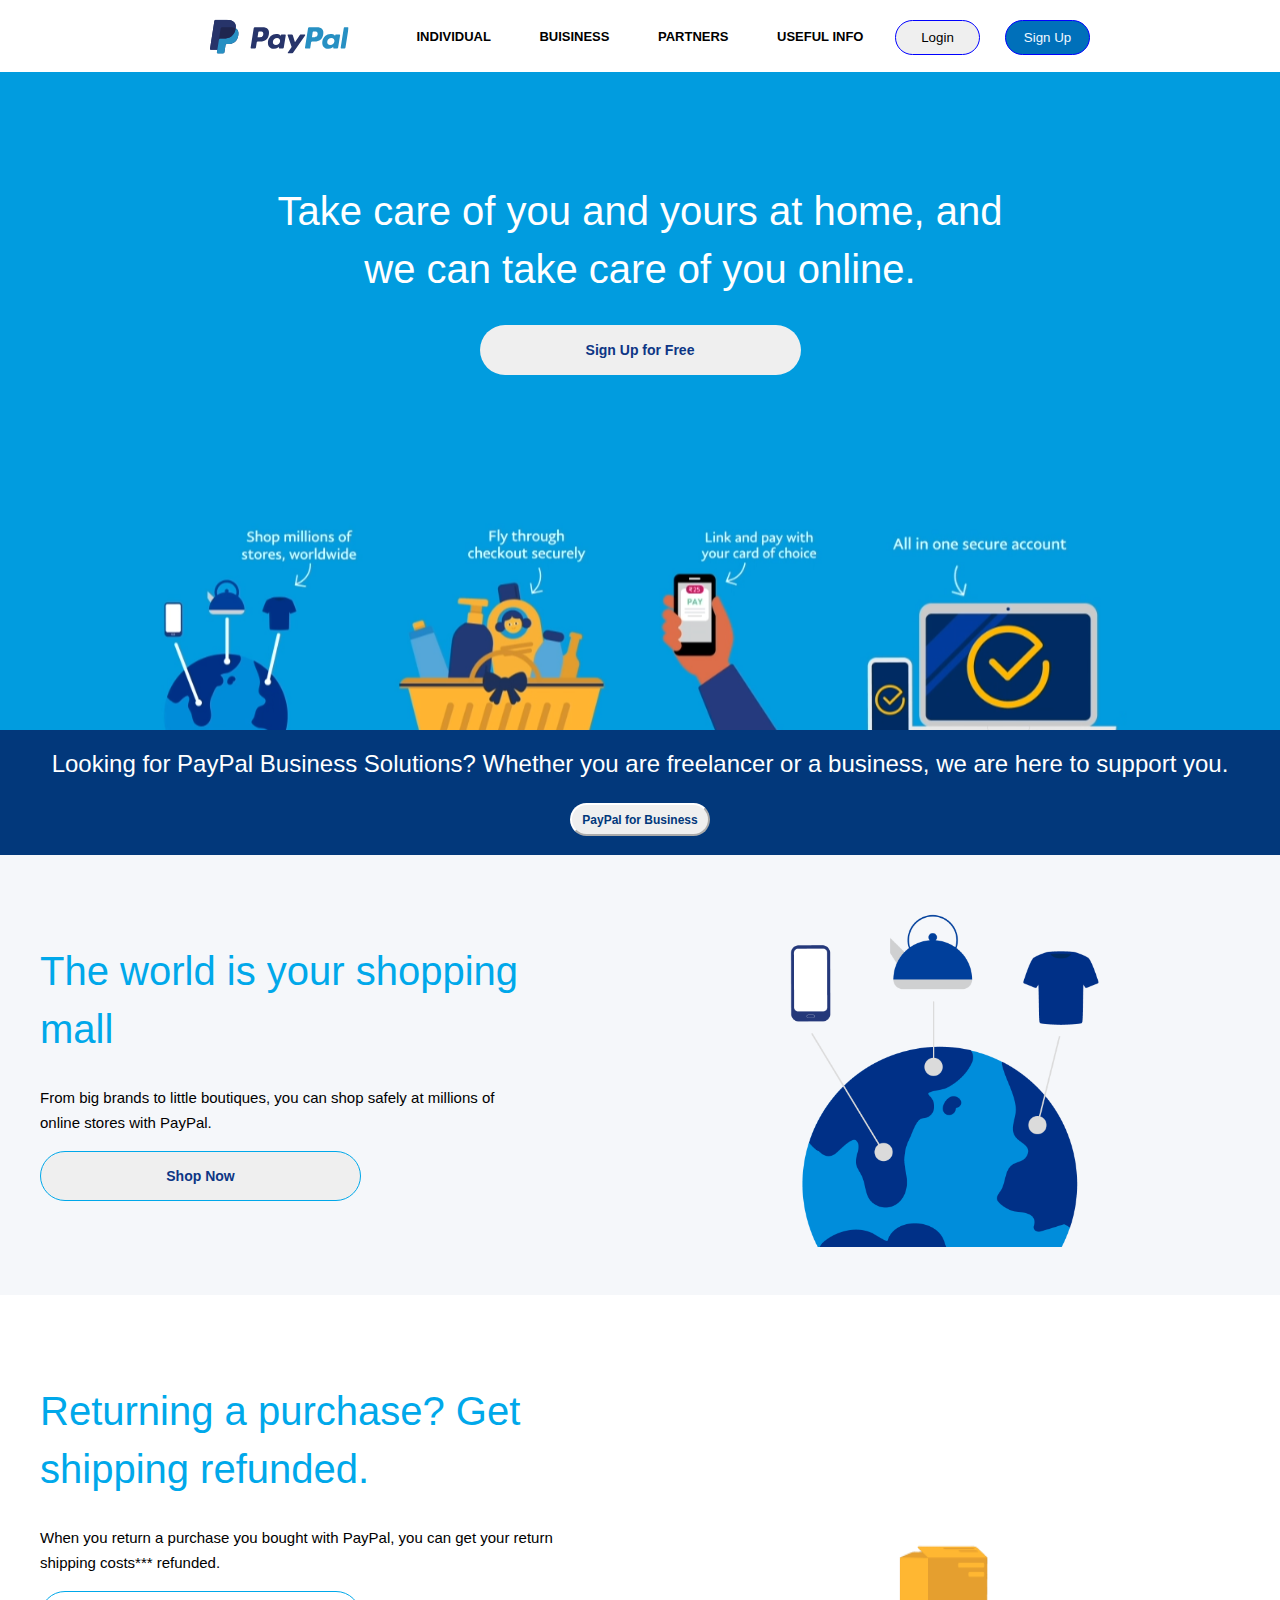
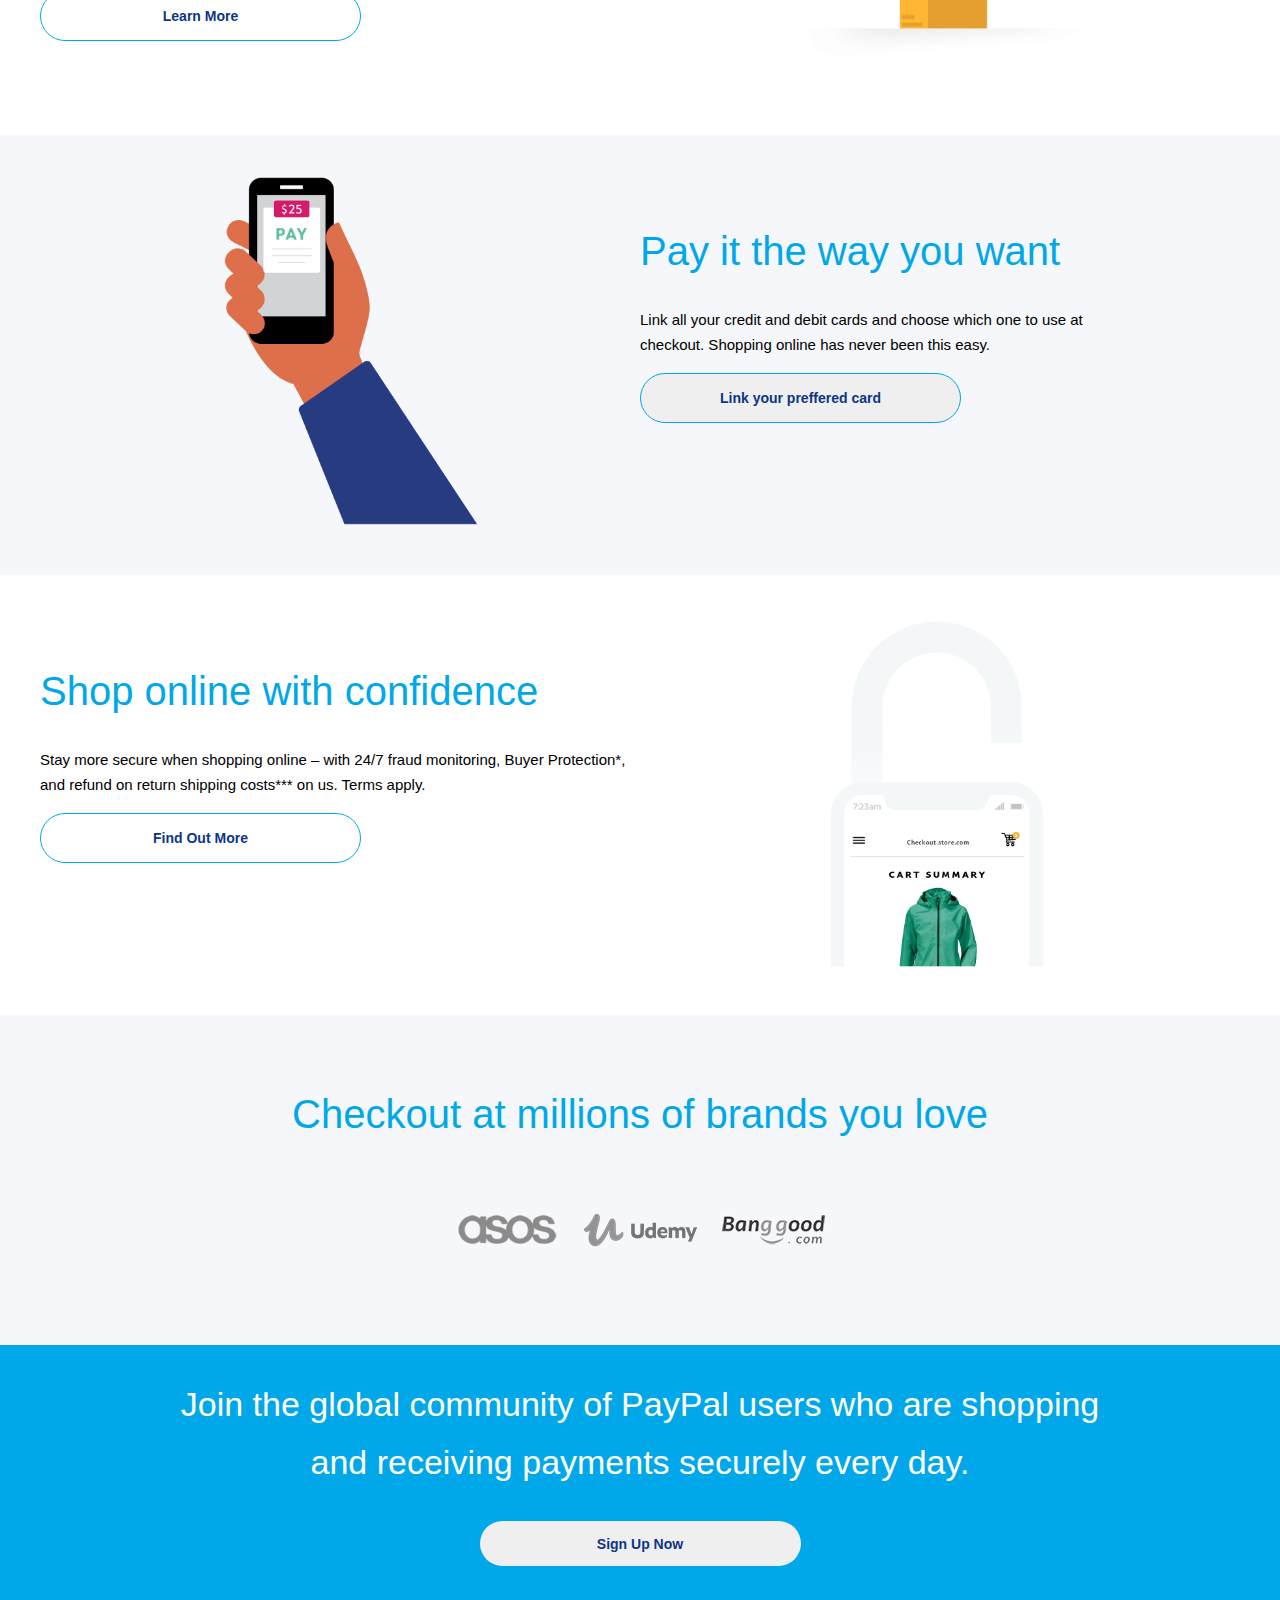
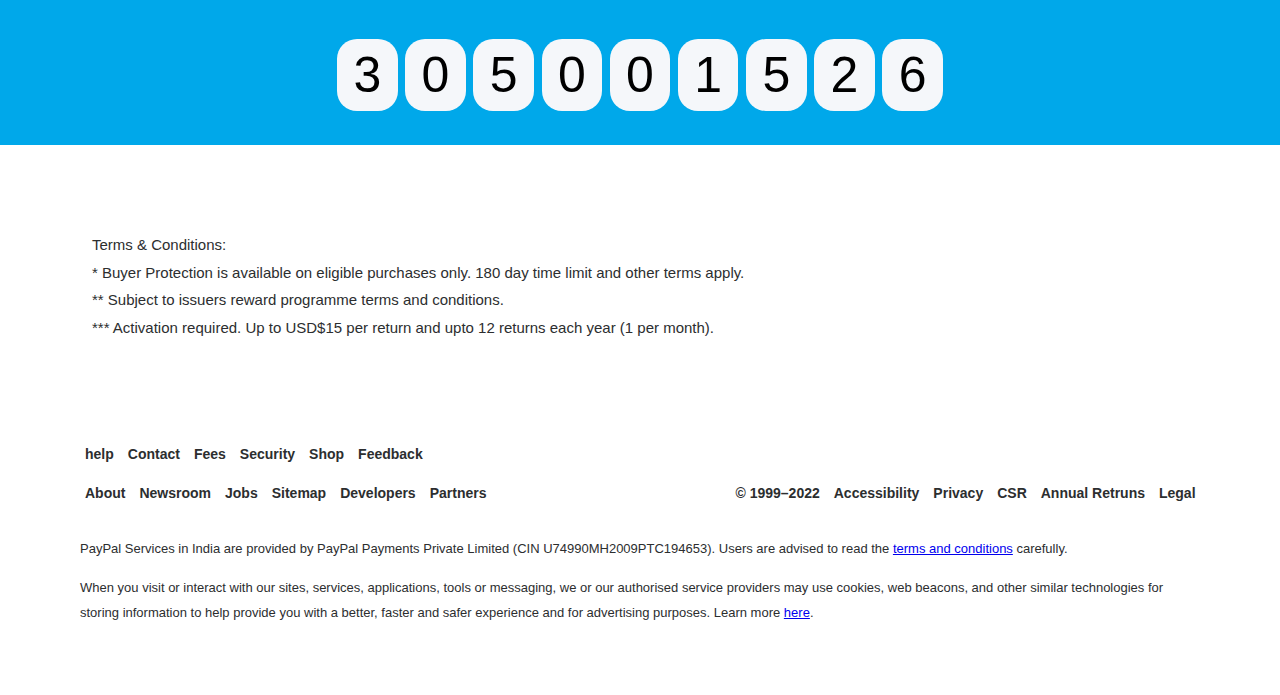
<file: index.html>
<!DOCTYPE html>
<html lang="en">
<head>
    <meta charset="UTF-8">
    <meta http-equiv="X-UA-Compatible" content="IE=edge">
    <meta name="viewport" content="width=device-width, initial-scale=1.0">
    <title>Document</title>
    <link rel="stylesheet" href="https://cdnjs.cloudflare.com/ajax/libs/font-awesome/6.1.1/css/all.min.css" integrity="sha512-KfkfwYDsLkIlwQp6LFnl8zNdLGxu9YAA1QvwINks4PhcElQSvqcyVLLD9aMhXd13uQjoXtEKNosOWaZqXgel0g==" crossorigin="anonymous" referrerpolicy="no-referrer" />
    <link rel="stylesheet" href="./Style.css">
</head>
<body>
    <div class="headerdiv">
      <div class="container">
       <img src="./Resources/Logo Paypal.svg" alt="Logo" class="Logo">
        <div class="innerdiv">
          <span>INDIVIDUAL <i class="fa-solid fa-angle-down"></i></span>
          <span>BUISINESS <i class="fa-solid fa-angle-down"></i></span>
          <span>PARTNERS <i class="fa-solid fa-angle-down"></i></span>
          <span>USEFUL INFO <i class="fa-solid fa-angle-down"></i></span>
        </div>
       <button class="button1">Login</button>
       <button class="button1" style="right:190px;background-color: #0070ba;color: aliceblue;">Sign Up</button> 
      </div>  
    </div>
    <div class="homediv">
       <div class="headinghome">
        <h1 class="h1">Take care of you and yours at home, and<br>we can take care of you online.</h1>
        <button class="button2">Sign Up for Free</button>
       </div>
    </div>
    <header class="header">
      <p style="margin: 0">Looking for PayPal Business Solutions? Whether you are freelancer or a business, we are here to support you.</p>
      <button class="button3">PayPal for Business</button>
    </header>
    <header style="background-color: #f5f7fa" class="header2">
      <div class="box1">
        <h1 class="h1" id="box1h1">The world is your shopping <br> mall</h1>
        <p class="para2">From big brands to little boutiques, you can shop safely at millions of <br> online stores with PayPal.</p>  
        <button class="button2" style="border: #00a8ea solid 1px">Shop Now</button>
      </div>
      <div class="box1" style="display: flex; justify-content: center">
         <img class="image1"  src="./Resources/shopping.png" alt="image">
      </div>
    </header>
    <header class="header2">
      <div class="box1">
        <h1 class="h1" id="box1h1">Returning a purchase? Get <br>shipping refunded.</h1>
        <p class="para2">When you return a purchase you bought with PayPal, you can get your return <br> shipping costs*** refunded.
        </p>  
        <button class="button2" style="border: #00a8ea solid 1px;background-color: white;">Learn More</button>
      </div>
      <div class="box1" style="display: flex; justify-content: center">
         <img class="image1"  src="./Resources/Dress-FreeReturnShipping.gif" alt="image">
      </div>
    </header>
    <header class="header2" style="background-color:#f5f7fa"  >  
      <div class="box1" style="display: flex; justify-content: center">
         <img class="image1"  src="./Resources/pay-v2.png" alt="image">
      </div>
      <div class="box1">
        <h1 class="h1" id="box1h1" >Pay it the way you want</h1>
        <p class="para2">Link all your credit and debit cards and choose which one to use at <br> checkout. Shopping online has never been this easy.
        </p>  
        <button class="button2" style="border: #00a8ea solid 1px">Link your preffered card</button>
      </div>
    </header>
    <header class="header2">
      <div class="box1">
        <h1 class="h1" id="box1h1">Shop online with confidence</h1>
        <p class="para2">Stay more secure when shopping online – with 24/7 fraud monitoring, Buyer Protection*, and refund on return shipping costs*** on us. Terms apply.
        </p> 
        <button class="button2" style="border: #00a8ea solid 1px;background-color: white">Find Out More</button>
      </div>
      <div class="box1" style="display: flex; justify-content: center">
         <img class="image1"  src="./Resources/confidence.png" alt="image">
      </div>
    </header>
    <header class="header2" id="header3">
      <div class="box2">
        <div class="box2div">
          <h1 class="h1" style="color: #00a8ea;margin-top: 10px;">Checkout at millions of brands you love</h1>
        </div>
        <div class="box2div1">
          <img src="./Resources/asos_v3a.png" alt="image" style="width: 114px;height: 33px">
          &nbsp;
          &nbsp;
          &nbsp;
          <img src="./Resources/udemy_v1.png" alt="image">
          &nbsp;
          &nbsp;
          &nbsp;
          <img src="./Resources/banggood_v1.png" alt="image">
        </div>
      </div>
    </header>
    <header class="header3">
      <div class="header3div">
        <div class="header3divdiv">
          <h1 class="h1" style="font-size:34px ;margin: 0;">Join the global community of PayPal users who are shopping<br>and receiving payments securely every day.</h1>
          <button class="button2" style="margin-top: 30px; height:45px;cursor: pointer;">Sign Up Now</button>
        </div>
      </div>
      <div class="header3div1">
         <div class="number">
            <div class="numberdiv">3</div>
            <div class="numberdiv">0</div>
            <div class="numberdiv">5</div>
            <div class="numberdiv">0</div>
            <div class="numberdiv">0</div>
            <div class="numberdiv">1</div>
            <div class="numberdiv">5</div>
            <div class="numberdiv">2</div>
            <div class="numberdiv">6</div>
         </div>
      </div>
    </header>
    <div class="containerdiv">
     <div class="containerdiv1">
      <p class="para2"style="margin: 2px ; color: #2c2e2f">Terms & Conditions:</p>
      <p class="para2"style="margin: 2px ; color: #2c2e2f">* Buyer Protection is available on eligible purchases only. 180 day time limit and other terms apply.</p>
      <p class="para2"style="margin: 2px ; color: #2c2e2f">** Subject to issuers reward programme terms and conditions.</p> 
      <p class="para2"style="margin: 2px ; color: #2c2e2f">*** Activation required. Up to USD$15 per return and upto 12 returns each year (1 per month).</p>
     </div> 
    </div>
    <header class="header4">
      <div class="header4div">
        <div class="div1">
            <a class="a" href="#">help</a>
            <a class="a" href="#">Contact</a>
            <a class="a" href="#">Fees</a>
            <a class="a" href="#">Security</a>
            <a class="a" href="#">Shop</a>
            <a class="a" href="#">Feedback</a>   
        </div>
        <div class="div2">
          <a class="a" href="#">About</a>
          <a class="a" href="#">Newsroom</a>
          <a class="a" href="#">Jobs</a>
          <a class="a" href="#">Sitemap</a>
          <a class="a" href="#">Developers</a>
          <a class="a" href="#">Partners</a>
          
          <a class="a" style="margin-left: 240px" href="#">© 1999–2022</a>
          <a class="a" href="#">Accessibility</a>
          <a class="a" href="#">Privacy</a>
          <a class="a" href="#">CSR</a>
          <a class="a" href="#">Annual Retruns</a>
          <a class="a" href="#">Legal</a>
        </div><div class="div3">
          <p class="para2" style="color:#2c2e2f;font-size: 13px;">PayPal Services in India are provided by PayPal Payments Private Limited (CIN U74990MH2009PTC194653).
             Users are advised to read the <a href="#">terms and conditions</a> carefully.</p>
          <p class="para2" style="color:#2c2e2f;font-size: 13px;">When you visit or interact with our sites, services, applications, tools or messaging,
             we or our authorised service providers may use cookies, web beacons,
             and other similar technologies for<br>storing information to help provide you with a better, 
            faster and safer experience and for advertising purposes. Learn more <a href="#">here</a>.</p>   
        </div>
      </div>
    </header> 
   
</body>
</html>
</file>
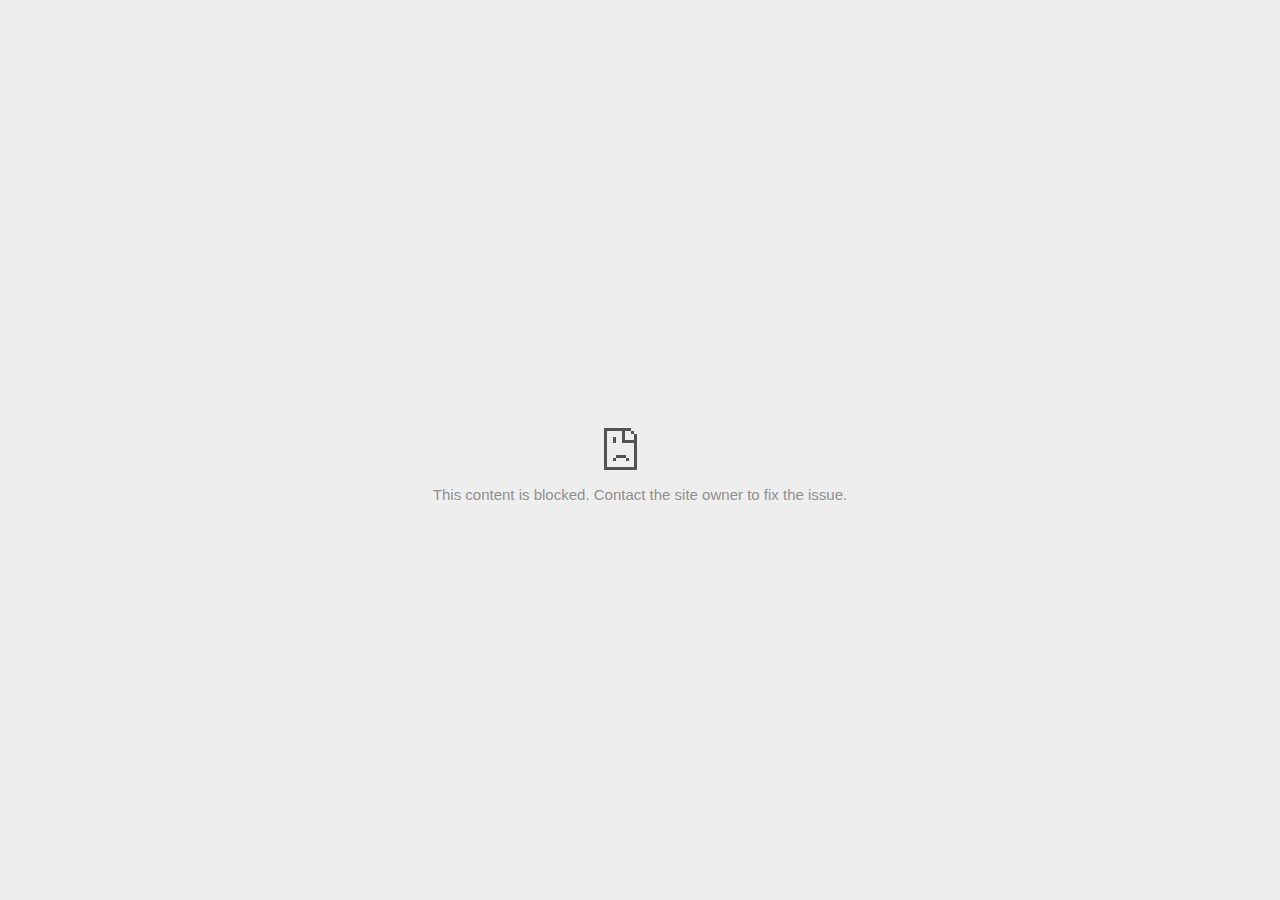
<file: Resources/International shopping made easy. This and more with PayPal_files/Beq5YUTp.html>
<!DOCTYPE html>
<!-- saved from url=(0029)chrome-error://chromewebdata/ -->
<html dir="ltr" lang="en" subframe=""><head><meta http-equiv="Content-Type" content="text/html; charset=UTF-8">
  
  <meta name="color-scheme" content="light dark">
  <meta name="theme-color" content="#fff">
  <meta name="viewport" content="width=device-width, initial-scale=1.0,
                                 maximum-scale=1.0, user-scalable=no">
  <title>tpc.googlesyndication.com</title>
  <style>/* Copyright 2017 The Chromium Authors. All rights reserved.
 * Use of this source code is governed by a BSD-style license that can be
 * found in the LICENSE file. */

a {
  color: var(--link-color);
}

body {
  --background-color: #fff;
  --error-code-color: var(--google-gray-700);
  --google-blue-100: rgb(210, 227, 252);
  --google-blue-300: rgb(138, 180, 248);
  --google-blue-600: rgb(26, 115, 232);
  --google-blue-700: rgb(25, 103, 210);
  --google-gray-100: rgb(241, 243, 244);
  --google-gray-300: rgb(218, 220, 224);
  --google-gray-500: rgb(154, 160, 166);
  --google-gray-50: rgb(248, 249, 250);
  --google-gray-600: rgb(128, 134, 139);
  --google-gray-700: rgb(95, 99, 104);
  --google-gray-800: rgb(60, 64, 67);
  --google-gray-900: rgb(32, 33, 36);
  --heading-color: var(--google-gray-900);
  --link-color: rgb(88, 88, 88);
  --popup-container-background-color: rgba(0,0,0,.65);
  --primary-button-fill-color-active: var(--google-blue-700);
  --primary-button-fill-color: var(--google-blue-600);
  --primary-button-text-color: #fff;
  --quiet-background-color: rgb(247, 247, 247);
  --secondary-button-border-color: var(--google-gray-500);
  --secondary-button-fill-color: #fff;
  --secondary-button-hover-border-color: var(--google-gray-600);
  --secondary-button-hover-fill-color: var(--google-gray-50);
  --secondary-button-text-color: var(--google-gray-700);
  --small-link-color: var(--google-gray-700);
  --text-color: var(--google-gray-700);
  background: var(--background-color);
  color: var(--text-color);
  word-wrap: break-word;
}

.nav-wrapper .secondary-button {
  background: var(--secondary-button-fill-color);
  border: 1px solid var(--secondary-button-border-color);
  color: var(--secondary-button-text-color);
  float: none;
  margin: 0;
  padding: 8px 16px;
}

.hidden {
  display: none;
}

html {
  -webkit-text-size-adjust: 100%;
  font-size: 125%;
}

.icon {
  background-repeat: no-repeat;
  background-size: 100%;
}

@media (prefers-color-scheme: dark) {
  body {
    --background-color: var(--google-gray-900);
    --error-code-color: var(--google-gray-500);
    --heading-color: var(--google-gray-500);
    --link-color: var(--google-blue-300);
    --primary-button-fill-color-active: rgb(129, 162, 208);
    --primary-button-fill-color: var(--google-blue-300);
    --primary-button-text-color: var(--google-gray-900);
    --quiet-background-color: var(--background-color);
    --secondary-button-border-color: var(--google-gray-700);
    --secondary-button-fill-color: var(--google-gray-900);
    --secondary-button-hover-fill-color: rgb(48, 51, 57);
    --secondary-button-text-color: var(--google-blue-300);
    --small-link-color: var(--google-blue-300);
    --text-color: var(--google-gray-500);
  }
}
</style>
  <style>/* Copyright 2014 The Chromium Authors. All rights reserved.
   Use of this source code is governed by a BSD-style license that can be
   found in the LICENSE file. */

button {
  border: 0;
  border-radius: 4px;
  box-sizing: border-box;
  color: var(--primary-button-text-color);
  cursor: pointer;
  float: right;
  font-size: .875em;
  margin: 0;
  padding: 8px 16px;
  transition: box-shadow 150ms cubic-bezier(0.4, 0, 0.2, 1);
  user-select: none;
}

[dir='rtl'] button {
  float: left;
}

.bad-clock button,
.captive-portal button,
.https-only button,
.insecure-form button,
.lookalike-url button,
.main-frame-blocked button,
.neterror button,
.pdf button,
.ssl button,
.safe-browsing-billing button {
  background: var(--primary-button-fill-color);
}

button:active {
  background: var(--primary-button-fill-color-active);
  outline: 0;
}

#debugging {
  display: inline;
  overflow: auto;
}

.debugging-content {
  line-height: 1em;
  margin-bottom: 0;
  margin-top: 1em;
}

.debugging-content-fixed-width {
  display: block;
  font-family: monospace;
  font-size: 1.2em;
  margin-top: 0.5em;
}

.debugging-title {
  font-weight: bold;
}

#details {
  margin: 0 0 50px;
}

#details p:not(:first-of-type) {
  margin-top: 20px;
}

.secondary-button:active {
  border-color: white;
  box-shadow: 0 1px 2px 0 rgba(60, 64, 67, .3),
      0 2px 6px 2px rgba(60, 64, 67, .15);
}

.secondary-button:hover {
  background: var(--secondary-button-hover-fill-color);
  border-color: var(--secondary-button-hover-border-color);
  text-decoration: none;
}

.error-code {
  color: var(--error-code-color);
  font-size: .8em;
  margin-top: 12px;
  text-transform: uppercase;
}

#error-debugging-info {
  font-size: 0.8em;
}

h1 {
  color: var(--heading-color);
  font-size: 1.6em;
  font-weight: normal;
  line-height: 1.25em;
  margin-bottom: 16px;
}

h2 {
  font-size: 1.2em;
  font-weight: normal;
}

.icon {
  height: 72px;
  margin: 0 0 40px;
  width: 72px;
}

input[type=checkbox] {
  opacity: 0;
}

input[type=checkbox]:focus ~ .checkbox::after {
  outline: -webkit-focus-ring-color auto 5px;
}

.interstitial-wrapper {
  box-sizing: border-box;
  font-size: 1em;
  line-height: 1.6em;
  margin: 14vh auto 0;
  max-width: 600px;
  width: 100%;
}

#main-message > p {
  display: inline;
}

#extended-reporting-opt-in {
  font-size: .875em;
  margin-top: 32px;
}

#extended-reporting-opt-in label {
  display: grid;
  grid-template-columns: 1.8em 1fr;
  position: relative;
}

#enhanced-protection-message {
  border-radius: 4px;
  font-size: 1em;
  margin-top: 32px;
  padding: 10px 5px;
}

#enhanced-protection-message label {
  display: grid;
  grid-template-columns: 2.5em 1fr;
  position: relative;
}

#enhanced-protection-message div {
  margin: 0.5em;
}

#enhanced-protection-message .icon {
  height: 1.5em;
  vertical-align: middle;
  width: 1.5em;
}

.nav-wrapper {
  margin-top: 51px;
}

.nav-wrapper::after {
  clear: both;
  content: '';
  display: table;
  width: 100%;
}

.small-link {
  color: var(--small-link-color);
  font-size: .875em;
}

.checkboxes {
  flex: 0 0 24px;
}

.checkbox {
  --padding: .9em;
  background: transparent;
  display: block;
  height: 1em;
  left: -1em;
  padding-inline-start: var(--padding);
  position: absolute;
  right: 0;
  top: -.5em;
  width: 1em;
}

.checkbox::after {
  border: 1px solid white;
  border-radius: 2px;
  content: '';
  height: 1em;
  left: var(--padding);
  position: absolute;
  top: var(--padding);
  width: 1em;
}

.checkbox::before {
  background: transparent;
  border: 2px solid white;
  border-inline-end-width: 0;
  border-top-width: 0;
  content: '';
  height: .2em;
  left: calc(.3em + var(--padding));
  opacity: 0;
  position: absolute;
  top: calc(.3em  + var(--padding));
  transform: rotate(-45deg);
  width: .5em;
}

input[type=checkbox]:checked ~ .checkbox::before {
  opacity: 1;
}

#recurrent-error-message {
  background: #ededed;
  border-radius: 4px;
  margin-bottom: 16px;
  margin-top: 12px;
  padding: 12px 16px;
}

.showing-recurrent-error-message #extended-reporting-opt-in {
  margin-top: 16px;
}

.showing-recurrent-error-message #enhanced-protection-message {
  margin-top: 16px;
}

@media (max-width: 700px) {
  .interstitial-wrapper {
    padding: 0 10%;
  }

  #error-debugging-info {
    overflow: auto;
  }
}

@media (max-width: 420px) {
  button,
  [dir='rtl'] button,
  .small-link {
    float: none;
    font-size: .825em;
    font-weight: 500;
    margin: 0;
    width: 100%;
  }

  button {
    padding: 16px 24px;
  }

  #details {
    margin: 20px 0 20px 0;
  }

  #details p:not(:first-of-type) {
    margin-top: 10px;
  }

  .secondary-button:not(.hidden) {
    display: block;
    margin-top: 20px;
    text-align: center;
    width: 100%;
  }

  .interstitial-wrapper {
    padding: 0 5%;
  }

  #extended-reporting-opt-in {
    margin-top: 24px;
  }

  #enhanced-protection-message {
    margin-top: 24px;
  }

  .nav-wrapper {
    margin-top: 30px;
  }
}

/**
 * Mobile specific styling.
 * Navigation buttons are anchored to the bottom of the screen.
 * Details message replaces the top content in its own scrollable area.
 */

@media (max-width: 420px) {
  .nav-wrapper .secondary-button {
    border: 0;
    margin: 16px 0 0;
    margin-inline-end: 0;
    padding-bottom: 16px;
    padding-top: 16px;
  }
}

/* Fixed nav. */
@media (min-width: 240px) and (max-width: 420px) and
       (min-height: 401px),
       (min-width: 421px) and (min-height: 240px) and
       (max-height: 560px) {
  body .nav-wrapper {
    background: var(--background-color);
    bottom: 0;
    box-shadow: 0 -12px 24px var(--background-color);
    left: 0;
    margin: 0 auto;
    max-width: 736px;
    padding-inline-end: 24px;
    padding-inline-start: 24px;
    position: fixed;
    right: 0;
    width: 100%;
    z-index: 2;
  }

  .interstitial-wrapper {
    max-width: 736px;
  }

  #details,
  #main-content {
    padding-bottom: 40px;
  }

  #details {
    padding-top: 5.5vh;
  }

  button.small-link {
    color: var(--google-blue-600);
  }
}

@media (max-width: 420px) and (orientation: portrait),
       (max-height: 560px) {
  body {
    margin: 0 auto;
  }

  button,
  [dir='rtl'] button,
  button.small-link,
  .nav-wrapper .secondary-button {
    font-family: Roboto-Regular,Helvetica;
    font-size: .933em;
    margin: 6px 0;
    transform: translatez(0);
  }

  .nav-wrapper {
    box-sizing: border-box;
    padding-bottom: 8px;
    width: 100%;
  }

  #details {
    box-sizing: border-box;
    height: auto;
    margin: 0;
    opacity: 1;
    transition: opacity 250ms cubic-bezier(0.4, 0, 0.2, 1);
  }

  #details.hidden,
  #main-content.hidden {
    height: 0;
    opacity: 0;
    overflow: hidden;
    padding-bottom: 0;
    transition: none;
  }

  h1 {
    font-size: 1.5em;
    margin-bottom: 8px;
  }

  .icon {
    margin-bottom: 5.69vh;
  }

  .interstitial-wrapper {
    box-sizing: border-box;
    margin: 7vh auto 12px;
    padding: 0 24px;
    position: relative;
  }

  .interstitial-wrapper p {
    font-size: .95em;
    line-height: 1.61em;
    margin-top: 8px;
  }

  #main-content {
    margin: 0;
    transition: opacity 100ms cubic-bezier(0.4, 0, 0.2, 1);
  }

  .small-link {
    border: 0;
  }

  .suggested-left > #control-buttons,
  .suggested-right > #control-buttons {
    float: none;
    margin: 0;
  }
}

@media (min-width: 421px) and (min-height: 500px) and (max-height: 560px) {
  .interstitial-wrapper {
    margin-top: 10vh;
  }
}

@media (min-height: 400px) and (orientation:portrait) {
  .interstitial-wrapper {
    margin-bottom: 145px;
  }
}

@media (min-height: 299px) {
  .nav-wrapper {
    padding-bottom: 16px;
  }
}

@media (max-height: 560px) and (min-height: 240px) and (orientation:landscape) {
  .extended-reporting-has-checkbox #details {
    padding-bottom: 80px;
  }
}

@media (min-height: 500px) and (max-height: 650px) and (max-width: 414px) and
       (orientation: portrait) {
  .interstitial-wrapper {
    margin-top: 7vh;
  }
}

@media (min-height: 650px) and (max-width: 414px) and (orientation: portrait) {
  .interstitial-wrapper {
    margin-top: 10vh;
  }
}

/* Small mobile screens. No fixed nav. */
@media (max-height: 400px) and (orientation: portrait),
       (max-height: 239px) and (orientation: landscape),
       (max-width: 419px) and (max-height: 399px) {
  .interstitial-wrapper {
    display: flex;
    flex-direction: column;
    margin-bottom: 0;
  }

  #details {
    flex: 1 1 auto;
    order: 0;
  }

  #main-content {
    flex: 1 1 auto;
    order: 0;
  }

  .nav-wrapper {
    flex: 0 1 auto;
    margin-top: 8px;
    order: 1;
    padding-inline-end: 0;
    padding-inline-start: 0;
    position: relative;
    width: 100%;
  }

  button,
  .nav-wrapper .secondary-button {
    padding: 16px 24px;
  }

  button.small-link {
    color: var(--google-blue-600);
  }
}

@media (max-width: 239px) and (orientation: portrait) {
  .nav-wrapper {
    padding-inline-end: 0;
    padding-inline-start: 0;
  }
}
</style>
  <style>/* Copyright 2013 The Chromium Authors. All rights reserved.
 * Use of this source code is governed by a BSD-style license that can be
 * found in the LICENSE file. */

/* Don't use the main frame div when the error is in a subframe. */
html[subframe] #main-frame-error {
  display: none;
}

/* Don't use the subframe error div when the error is in a main frame. */
html:not([subframe]) #sub-frame-error {
  display: none;
}

h1 {
  margin-top: 0;
  word-wrap: break-word;
}

h1 span {
  font-weight: 500;
}

a {
  text-decoration: none;
}

.icon {
  -webkit-user-select: none;
  display: inline-block;
}

.icon-generic {
  /* Can't access chrome://theme/IDR_ERROR_NETWORK_GENERIC from an untrusted
   * renderer process, so embed the resource manually. */
  content: -webkit-image-set(
      url([data-uri]) 1x,
      url([data-uri]) 2x);
}

.icon-offline {
  content: -webkit-image-set(
      url([data-uri]) 1x,
      url([data-uri]) 2x);
  position: relative;
}

.icon-disabled {
  content: -webkit-image-set(
      url([data-uri]) 1x,
      url([data-uri]) 2x);
  width: 112px;
}

.hidden {
  display: none;
}

#suggestions-list a {
  color: var(--google-blue-600);
}

#suggestions-list p {
  margin-block-end: 0;
}

#suggestions-list ul {
  margin-top: 0;
}

.single-suggestion {
  list-style-type: none;
  padding-inline-start: 0;
}

#error-information-button {
  content: url([data-uri]);
  height: 24px;
  vertical-align: -.15em;
  width: 24px;
}

.use-popup-container#error-information-popup-container
  #error-information-popup {
  align-items: center;
  background-color: var(--popup-container-background-color);
  display: flex;
  height: 100%;
  left: 0;
  position: fixed;
  top: 0;
  width: 100%;
  z-index: 100;
}

.use-popup-container#error-information-popup-container
  #error-information-popup-content > p {
  margin-bottom: 11px;
  margin-inline-start: 20px;
}

.use-popup-container#error-information-popup-container #suggestions-list ul {
  margin-inline-start: 15px;
}

.use-popup-container#error-information-popup-container
  #error-information-popup-box {
  background-color: var(--background-color);
  left: 5%;
  padding-bottom: 15px;
  padding-top: 15px;
  position: fixed;
  width: 90%;
  z-index: 101;
}

.use-popup-container#error-information-popup-container div.error-code {
  margin-inline-start: 20px;
}

.use-popup-container#error-information-popup-container #suggestions-list p {
  margin-inline-start: 20px;
}

:not(.use-popup-container)#error-information-popup-container
  #error-information-popup-close {
  display: none;
}

#error-information-popup-close {
  margin-bottom: 0;
  margin-inline-end: 35px;
  margin-top: 15px;
  text-align: end;
}

.link-button {
  color: rgb(66, 133, 244);
  display: inline-block;
  font-weight: bold;
  text-transform: uppercase;
}

#sub-frame-error-details {

  color: #8F8F8F;

  /* Not done on mobile for performance reasons. */
  text-shadow: 0 1px 0 rgba(255,255,255,0.3);

}

[jscontent=hostName],
[jscontent=failedUrl] {
  overflow-wrap: break-word;
}

.secondary-button {
  background: #d9d9d9;
  color: #696969;
  margin-inline-end: 16px;
}

.snackbar {
  background: #323232;
  border-radius: 2px;
  bottom: 24px;
  box-sizing: border-box;
  color: #fff;
  font-size: .87em;
  left: 24px;
  max-width: 568px;
  min-width: 288px;
  opacity: 0;
  padding: 16px 24px 12px;
  position: fixed;
  transform: translateY(90px);
  will-change: opacity, transform;
  z-index: 999;
}

.snackbar-show {
  -webkit-animation:
    show-snackbar 250ms cubic-bezier(0, 0, 0.2, 1) forwards,
    hide-snackbar 250ms cubic-bezier(0.4, 0, 1, 1) forwards 5s;
}

@-webkit-keyframes show-snackbar {
  100% {
    opacity: 1;
    transform: translateY(0);
  }
}

@-webkit-keyframes hide-snackbar {
  0% {
    opacity: 1;
    transform: translateY(0);
  }
  100% {
    opacity: 0;
    transform: translateY(90px);
  }
}

.suggestions {
  margin-top: 18px;
}

.suggestion-header {
  font-weight: bold;
  margin-bottom: 4px;
}

.suggestion-body {
  color: #777;
}

/* Decrease padding at low sizes. */
@media (max-width: 640px), (max-height: 640px) {
  h1 {
    margin: 0 0 15px;
  }
  .suggestions {
    margin-top: 10px;
  }
  .suggestion-header {
    margin-bottom: 0;
  }
}

#download-link,
#download-link-clicked {
  margin-bottom: 30px;
  margin-top: 30px;
}

#download-link-clicked {
  color: #BBB;
}

#download-link::before,
#download-link-clicked::before {
  content: url([data-uri]);
  display: inline-block;
  margin-inline-end: 4px;
  vertical-align: -webkit-baseline-middle;
}

#download-link-clicked::before {
  opacity: 0;
  width: 0;
}

#offline-content-list-visibility-card {
  border: 1px solid white;
  border-radius: 8px;
  display: flex;
  font-size: .8em;
  justify-content: space-between;
  line-height: 1;
}

#offline-content-list.list-hidden #offline-content-list-visibility-card {
  border-color: rgb(218, 220, 224);
}

#offline-content-list-visibility-card > div {
  padding: 1em;
}

#offline-content-list-title {
  color: var(--google-gray-700);
}

#offline-content-list-show-text,
#offline-content-list-hide-text {
  color: rgb(66, 133, 244);
}

/* Hides the "hide" text div when the offline content list is collapsed/hidden
 * and, alternatively, hides the "show" text div when the offline content list
 * is expanded/shown.
 */
#offline-content-list.list-hidden #offline-content-list-hide-text,
#offline-content-list:not(.list-hidden) #offline-content-list-show-text {
  display: none;
}

/* Controls the animation of the offline content list when it is expanded/shown.
 */
#offline-content-suggestions {
  /* Max-height has to be set for the height animation to work. The chosen value
   * is a little greater than the maximum height the list will have, when all
   * suggestions have images, so that it is never clamped. This makes so that
   * when the actual height is smaller then the animation is not as smooth.
   */
  max-height: 27em;
  transition: max-height 200ms ease-in, visibility 0s 200ms,
              opacity 200ms 200ms linear;
}

/* Controls the animation of the offline content list when it is
 * collapsed/hidden.
 */
#offline-content-list.list-hidden #offline-content-suggestions {
  max-height: 0;
  opacity: 0;
  transition: opacity 200ms linear, visibility 0s 200ms,
              max-height 200ms 200ms ease-out;
  visibility: hidden;
}

#offline-content-list {
  margin-inline-start: -5%;
  width: 110%;
}

/* The selectors below adjust the "overflow" of the suggestion cards contents
 * based on the same screen size based strategy used for the main frame, which
 * is applied by the `interstitial-wrapper` class. */
@media (max-width: 420px)  {
  #offline-content-list {
    margin-inline-start: -2.5%;
    width: 105%;
  }
}
@media (max-width: 420px) and (orientation: portrait),
       (max-height: 560px) {
  #offline-content-list {
    margin-inline-start: -12px;
    width: calc(100% + 24px);
  }
}

.suggestion-with-image .offline-content-suggestion-thumbnail {
  flex-basis: 8.2em;
  flex-shrink: 0;
}

.suggestion-with-image .offline-content-suggestion-thumbnail > img {
  height: 100%;
  width: 100%;
}

.suggestion-with-image #offline-content-list:not(.is-rtl)
.offline-content-suggestion-thumbnail > img {
  border-bottom-right-radius: 7px;
  border-top-right-radius: 7px;
}

.suggestion-with-image #offline-content-list.is-rtl
.offline-content-suggestion-thumbnail > img {
  border-bottom-left-radius: 7px;
  border-top-left-radius: 7px;
}

.suggestion-with-icon .offline-content-suggestion-thumbnail {
  align-items: center;
  display: flex;
  justify-content: center;
  min-height: 4.2em;
  min-width: 4.2em;
}

.suggestion-with-icon .offline-content-suggestion-thumbnail > div {
  align-items: center;
  background-color: rgb(241, 243, 244);
  border-radius: 50%;
  display: flex;
  height: 2.3em;
  justify-content: center;
  width: 2.3em;
}

.suggestion-with-icon .offline-content-suggestion-thumbnail > div > img {
  height: 1.45em;
  width: 1.45em;
}

.offline-content-suggestion-favicon {
  height: 1em;
  margin-inline-end: 0.4em;
  width: 1.4em;
}

.offline-content-suggestion-favicon > img {
  height: 1.4em;
  width: 1.4em;
}

.no-favicon .offline-content-suggestion-favicon {
  display: none;
}

.image-video {
  content: url([data-uri]);
}

.image-music-note {
  content: url([data-uri]);
}

.image-earth {
  content: url([data-uri]);
}

.image-file {
  content: url([data-uri]);
}

.offline-content-suggestion-texts {
  display: flex;
  flex-direction: column;
  justify-content: space-between;
  line-height: 1.3;
  padding: .9em;
  width: 100%;
}

.offline-content-suggestion-title {
  -webkit-box-orient: vertical;
  -webkit-line-clamp: 3;
  color: rgb(32, 33, 36);
  display: -webkit-box;
  font-size: 1.1em;
  overflow: hidden;
  text-overflow: ellipsis;
}

div.offline-content-suggestion {
  align-items: stretch;
  border: 1px solid rgb(218, 220, 224);
  border-radius: 8px;
  display: flex;
  justify-content: space-between;
  margin-bottom: .8em;
}

.suggestion-with-image {
  flex-direction: row;
  height: 8.2em;
  max-height: 8.2em;
}

.suggestion-with-icon {
  flex-direction: row-reverse;
  height: 4.2em;
  max-height: 4.2em;
}

.suggestion-with-icon .offline-content-suggestion-title {
  -webkit-line-clamp: 1;
  word-break: break-all;
}

.suggestion-with-icon .offline-content-suggestion-texts {
  padding-inline-start: 0;
}

.offline-content-suggestion-attribution-freshness {
  color: rgb(95, 99, 104);
  display: flex;
  font-size: .8em;
  line-height: 1.7em;
}

.offline-content-suggestion-attribution {
  -webkit-box-orient: vertical;
  -webkit-line-clamp: 1;
  display: -webkit-box;
  flex-shrink: 1;
  margin-inline-end: 0.3em;
  overflow: hidden;
  overflow-wrap: break-word;
  text-overflow: ellipsis;
  word-break: break-all;
}

.no-attribution .offline-content-suggestion-attribution {
  display: none;
}

.offline-content-suggestion-freshness::before {
  content: '-';
  display: inline-block;
  flex-shrink: 0;
  margin-inline-end: .1em;
  margin-inline-start: .1em;
}

.no-attribution .offline-content-suggestion-freshness::before {
  display: none;
}

.offline-content-suggestion-freshness {
  flex-shrink: 0;
}

.suggestion-with-image .offline-content-suggestion-pin-spacer {
  flex-grow: 100;
  flex-shrink: 1;
}

.suggestion-with-image .offline-content-suggestion-pin {
  content: url([data-uri]);
  flex-shrink: 0;
  height: 1.4em;
  margin-inline-start: .4em;
  width: 1.4em;
}

/* Controls the animation (and a bit more) of the launch-downloads-home action
 * button when the offline content list is expanded/shown.
 */
#offline-content-list-action {
  text-align: center;
  transition: visibility 0s 200ms, opacity 200ms 200ms linear;
}

/* Controls the animation of the launch-downloads-home action button when the
 * offline content list is collapsed/hidden.
 */
#offline-content-list.list-hidden #offline-content-list-action {
  opacity: 0;
  transition: opacity 200ms linear, visibility 0s 200ms;
  visibility: hidden;
}

#cancel-save-page-button {
  background-image: url([data-uri]);
  background-position: right 27px center;
  background-repeat: no-repeat;
  border: 1px solid var(--google-gray-300);
  border-radius: 5px;
  color: var(--google-gray-700);
  margin-bottom: 26px;
  padding-bottom: 16px;
  padding-inline-end: 88px;
  padding-inline-start: 16px;
  padding-top: 16px;
  text-align: start;
}

html[dir='rtl'] #cancel-save-page-button {
  background-position: left 27px center;
}

#save-page-for-later-button {
  display: flex;
  justify-content: start;
}

#save-page-for-later-button a::before {
  content: url([data-uri]);
  display: inline-block;
  margin-inline-end: 4px;
  vertical-align: -webkit-baseline-middle;
}

.hidden#save-page-for-later-button {
  display: none;
}

/* Don't allow overflow when in a subframe. */
html[subframe] body {
  overflow: hidden;
}

#sub-frame-error {
  -webkit-align-items: center;
  -webkit-flex-flow: column;
  -webkit-justify-content: center;
  background-color: #DDD;
  display: -webkit-flex;
  height: 100%;
  left: 0;
  position: absolute;
  text-align: center;
  top: 0;
  transition: background-color 200ms ease-in-out;
  width: 100%;
}

#sub-frame-error:hover {
  background-color: #EEE;
}

#sub-frame-error .icon-generic {
  margin: 0 0 16px;
}

#sub-frame-error-details {
  margin: 0 10px;
  text-align: center;
  visibility: hidden;
}

/* Show details only when hovering. */
#sub-frame-error:hover #sub-frame-error-details {
  visibility: visible;
}

/* If the iframe is too small, always hide the error code. */
/* TODO(mmenke): See if overflow: no-display works better, once supported. */
@media (max-width: 200px), (max-height: 95px) {
  #sub-frame-error-details {
    display: none;
  }
}

/* Adjust icon for small embedded frames in apps. */
@media (max-height: 100px) {
  #sub-frame-error .icon-generic {
    height: auto;
    margin: 0;
    padding-top: 0;
    width: 25px;
  }
}

/* details-button is special; it's a <button> element that looks like a link. */
#details-button {
  box-shadow: none;
  min-width: 0;
}

/* Styles for platform dependent separation of controls and details button. */
.suggested-left > #control-buttons,
.suggested-right > #details-button {
  float: left;
}

.suggested-right > #control-buttons,
.suggested-left > #details-button {
  float: right;
}

.suggested-left .secondary-button {
  margin-inline-end: 0;
  margin-inline-start: 16px;
}

#details-button.singular {
  float: none;
}

/* download-button shows both icon and text. */
#download-button {
  padding-bottom: 4px;
  padding-top: 4px;
  position: relative;
}

#download-button::before {
  background: -webkit-image-set(
      url([data-uri]) 1x,
      url([data-uri]) 2x)
    no-repeat;
  content: '';
  display: inline-block;
  height: 24px;
  margin-inline-end: 4px;
  margin-inline-start: -4px;
  vertical-align: middle;
  width: 24px;
}

#download-button:disabled {
  background: rgb(180, 206, 249);
  color: rgb(255, 255, 255);
}

#buttons::after {
  clear: both;
  content: '';
  display: block;
  width: 100%;
}

/* Offline page */
html[dir='rtl'] .runner-container,
html[dir='rtl'].offline .icon-offline {
  transform: scaleX(-1);
}

.offline {
  transition: filter 1.5s cubic-bezier(0.65, 0.05, 0.36, 1),
              background-color 1.5s cubic-bezier(0.65, 0.05, 0.36, 1);

  will-change: filter, background-color;

}

.offline body {
  transition: background-color 1.5s cubic-bezier(0.65, 0.05, 0.36, 1);
}

.offline #main-message > p {
  display: none;
}

.offline.inverted {
  background-color: #fff;
  filter: invert(1);
}

.offline.inverted body {
  background-color: #fff;
}

.offline .interstitial-wrapper {
  color: var(--text-color);
  font-size: 1em;
  line-height: 1.55;
  margin: 0 auto;
  max-width: 600px;
  padding-top: 100px;
  position: relative;
  width: 100%;
}

.offline .runner-container {
  direction: ltr;
  height: 150px;
  max-width: 600px;
  overflow: hidden;
  position: absolute;
  top: 35px;
  width: 44px;
}

.offline .runner-container:focus {
  outline: none;
}

.offline .runner-container:focus-visible {
  outline: 3px solid var(--google-blue-300);
}

.offline .runner-canvas {
  height: 150px;
  max-width: 600px;
  opacity: 1;
  overflow: hidden;
  position: absolute;
  top: 0;
  z-index: 10;
}

.offline .controller {
  height: 100vh;
  left: 0;
  position: absolute;
  top: 0;
  width: 100vw;
  z-index: 9;
}

#offline-resources {
  display: none;
}

#offline-instruction {
  image-rendering: pixelated;
  left: 0;
  margin: auto;
  position: absolute;
  right: 0;
  top: 60px;
  width: fit-content;
}

.offline-runner-live-region {
  bottom: 0;
  clip-path: polygon(0 0, 0 0, 0 0);
  color: var(--background-color);
  display: block;
  font-size: xx-small;
  overflow: hidden;
  position: absolute;
  text-align: center;
  transition: color 1.5s cubic-bezier(0.65, 0.05, 0.36, 1);
  user-select: none;
}

/* Custom toggle */
.slow-speed-option {
  align-items: center;
  background: var(--google-gray-50);
  border-radius: 24px/50%;
  bottom: 0;
  color: var(--error-code-color);
  display: inline-flex;
  font-size: 1em;
  left: 0;
  line-height: 1.1em;
  margin: 5px auto;
  padding: 2px 12px 3px 20px;
  position: absolute;
  right: 0;
  width: max-content;
  z-index: 999;
}

.slow-speed-option.hidden {
  display: none;
}

.slow-speed-option [type=checkbox] {
  opacity: 0;
  pointer-events: none;
  position: absolute;
}

.slow-speed-option .slow-speed-toggle {
  cursor: pointer;
  margin-inline-start: 8px;
  padding: 8px 4px;
  position: relative;
}

.slow-speed-option [type=checkbox]:disabled ~ .slow-speed-toggle {
  cursor: default;
}

.slow-speed-option-label [type=checkbox] {
  opacity: 0;
  pointer-events: none;
  position: absolute;
}

.slow-speed-option .slow-speed-toggle::before,
.slow-speed-option .slow-speed-toggle::after {
  content: '';
  display: block;
  margin: 0 3px;
  transition: all 100ms cubic-bezier(0.4, 0, 1, 1);
}

.slow-speed-option .slow-speed-toggle::before {
  background: rgb(189,193,198);
  border-radius: 0.65em;
  height: 0.9em;
  width: 2em;
}

.slow-speed-option .slow-speed-toggle::after {
  background: #fff;
  border-radius: 50%;
  box-shadow: 0 1px 3px 0 rgb(0 0 0 / 40%);
  height: 1.2em;
  position: absolute;
  top: 51%;
  transform: translate(-20%, -50%);
  width: 1.1em;
}

.slow-speed-option [type=checkbox]:focus + .slow-speed-toggle {
  box-shadow: 0 0 8px rgb(94, 158, 214);
  outline: 1px solid rgb(93, 157, 213);
}

.slow-speed-option [type=checkbox]:checked + .slow-speed-toggle::before {
  background: var(--google-blue-600);
  opacity: 0.5;
}

.slow-speed-option [type=checkbox]:checked + .slow-speed-toggle::after {
  background: var(--google-blue-600);
  transform: translate(calc(2em - 90%), -50%);
}

.slow-speed-option [type=checkbox]:checked:disabled +
  .slow-speed-toggle::before {
  background: rgb(189,193,198);
}

.slow-speed-option [type=checkbox]:checked:disabled +
  .slow-speed-toggle::after {
  background: var(--google-gray-50);
}

@media (max-width: 420px) {
  #download-button {
    padding-bottom: 12px;
    padding-top: 12px;
  }

  .suggested-left > #control-buttons,
  .suggested-right > #control-buttons {
    float: none;
  }

  .snackbar {
    border-radius: 0;
    bottom: 0;
    left: 0;
    width: 100%;
  }
}

@media (max-height: 350px) {
  h1 {
    margin: 0 0 15px;
  }

  .icon-offline {
    margin: 0 0 10px;
  }

  .interstitial-wrapper {
    margin-top: 5%;
  }

  .nav-wrapper {
    margin-top: 30px;
  }
}

@media (min-width: 420px) and (max-width: 736px) and
       (min-height: 240px) and (max-height: 420px) and
       (orientation:landscape) {
  .interstitial-wrapper {
    margin-bottom: 100px;
  }
}

@media (max-width: 360px) and (max-height: 480px) {
  .offline .interstitial-wrapper {
    padding-top: 60px;
  }

  .offline .runner-container {
    top: 8px;
  }
}

@media (min-height: 240px) and (orientation: landscape) {
  .offline .interstitial-wrapper {
    margin-bottom: 90px;
  }

  .icon-offline {
    margin-bottom: 20px;
  }
}

@media (max-height: 320px) and (orientation: landscape) {
  .icon-offline {
    margin-bottom: 0;
  }

  .offline .runner-container {
    top: 10px;
  }
}

@media (max-width: 240px) {
  button {
    padding-inline-end: 12px;
    padding-inline-start: 12px;
  }

  .interstitial-wrapper {
    overflow: inherit;
    padding: 0 8px;
  }
}

@media (max-width: 120px) {
  button {
    width: auto;
  }
}

.arcade-mode,
.arcade-mode .runner-container,
.arcade-mode .runner-canvas {
  image-rendering: pixelated;
  max-width: 100%;
  overflow: hidden;
}

.arcade-mode #buttons,
.arcade-mode #main-content {
  opacity: 0;
  overflow: hidden;
}

.arcade-mode .interstitial-wrapper {
  height: 100vh;
  max-width: 100%;
  overflow: hidden;
}

.arcade-mode .runner-container {
  left: 0;
  margin: auto;
  right: 0;
  transform-origin: top center;
  transition: transform 250ms cubic-bezier(0.4, 0, 1, 1) 400ms;
  z-index: 2;
}

@media (prefers-color-scheme: dark) {
  .icon {
    filter: invert(1);
  }

  .offline .runner-canvas {
    filter: invert(1);
  }

  .offline.inverted {
    background-color: var(--background-color);
    filter: invert(0);
  }

  .offline.inverted body {
    background-color: #fff;
  }

  .offline.inverted .offline-runner-live-region {
    color: #fff;
  }

  #suggestions-list a {
    color: var(--link-color);
  }

  #error-information-button {
    filter: invert(0.6);
  }

  .slow-speed-option {
    background: var(--google-gray-800);
    color: var(--google-gray-100);
  }

  .slow-speed-option .slow-speed-toggle::before,
  .slow-speed-option [type=checkbox]:checked:disabled +
    .slow-speed-toggle::before {
     background: rgb(189,193,198);
  }

  .slow-speed-option [type=checkbox]:checked + .slow-speed-toggle::after,
  .slow-speed-option [type=checkbox]:checked + .slow-speed-toggle::before {
    background: var(--google-blue-300);
  }
}
</style>
  <script>// Copyright 2013 The Chromium Authors. All rights reserved.
// Use of this source code is governed by a BSD-style license that can be
// found in the LICENSE file.

/**
 * @typedef {{
 *   downloadButtonClick: function(),
 *   reloadButtonClick: function(string),
 *   detailsButtonClick: function(),
 *   diagnoseErrorsButtonClick: function(),
 *   trackEasterEgg: function(),
 *   updateEasterEggHighScore: function(number),
 *   resetEasterEggHighScore: function(),
 *   launchOfflineItem: function(string, string),
 *   savePageForLater: function(),
 *   cancelSavePage: function(),
 *   listVisibilityChange: function(boolean),
 * }}
 */
// eslint-disable-next-line no-var
var errorPageController;

const HIDDEN_CLASS = 'hidden';

// Decodes a UTF16 string that is encoded as base64.
function decodeUTF16Base64ToString(encoded_text) {
  const data = atob(encoded_text);
  let result = '';
  for (let i = 0; i < data.length; i += 2) {
    result +=
        String.fromCharCode(data.charCodeAt(i) * 256 + data.charCodeAt(i + 1));
  }
  return result;
}

function toggleHelpBox() {
  const helpBoxOuter = document.getElementById('details');
  helpBoxOuter.classList.toggle(HIDDEN_CLASS);
  const detailsButton = document.getElementById('details-button');
  if (helpBoxOuter.classList.contains(HIDDEN_CLASS)) {
    /** @suppress {missingProperties} */
    detailsButton.innerText = detailsButton.detailsText;
  } else {
    /** @suppress {missingProperties} */
    detailsButton.innerText = detailsButton.hideDetailsText;
  }

  // Details appears over the main content on small screens.
  if (mobileNav) {
    document.getElementById('main-content').classList.toggle(HIDDEN_CLASS);
    const runnerContainer = document.querySelector('.runner-container');
    if (runnerContainer) {
      runnerContainer.classList.toggle(HIDDEN_CLASS);
    }
  }
}

function diagnoseErrors() {
  if (window.errorPageController) {
    errorPageController.diagnoseErrorsButtonClick();
  }
}

// Subframes use a different layout but the same html file.  This is to make it
// easier to support platforms that load the error page via different
// mechanisms (Currently just iOS). We also use the subframe style for portals
// as they are embedded like subframes and can't be interacted with by the user.
let isSubFrame = false;
if (window.top.location !== window.location || window.portalHost) {
  document.documentElement.setAttribute('subframe', '');
  isSubFrame = true;
}

// Re-renders the error page using |strings| as the dictionary of values.
// Used by NetErrorTabHelper to update DNS error pages with probe results.
function updateForDnsProbe(strings) {
  const context = new JsEvalContext(strings);
  jstProcess(context, document.getElementById('t'));
  onDocumentLoadOrUpdate();
}

// Adds an icon class to the list and removes classes previously set.
function updateIconClass(newClass) {
  const frameSelector = isSubFrame ? '#sub-frame-error' : '#main-frame-error';
  const iconEl = document.querySelector(frameSelector + ' .icon');

  if (iconEl.classList.contains(newClass)) {
    return;
  }

  iconEl.className = 'icon ' + newClass;
}

// Implements button clicks.  This function is needed during the transition
// between implementing these in trunk chromium and implementing them in iOS.
function reloadButtonClick(url) {
  if (window.errorPageController) {
    // 

    // 
    errorPageController.reloadButtonClick();
    // 
  } else {
    window.location = url;
  }
}

function downloadButtonClick() {
  if (window.errorPageController) {
    errorPageController.downloadButtonClick();
    const downloadButton = document.getElementById('download-button');
    downloadButton.disabled = true;
    /** @suppress {missingProperties} */
    downloadButton.textContent = downloadButton.disabledText;

    document.getElementById('download-link-wrapper')
        .classList.add(HIDDEN_CLASS);
    document.getElementById('download-link-clicked-wrapper')
        .classList.remove(HIDDEN_CLASS);
  }
}

function detailsButtonClick() {
  if (window.errorPageController) {
    errorPageController.detailsButtonClick();
  }
}

let primaryControlOnLeft = true;
// 

function setAutoFetchState(scheduled, can_schedule) {
  document.getElementById('cancel-save-page-button')
      .classList.toggle(HIDDEN_CLASS, !scheduled);
  document.getElementById('save-page-for-later-button')
      .classList.toggle(HIDDEN_CLASS, scheduled || !can_schedule);
}

function savePageLaterClick() {
  errorPageController.savePageForLater();
  // savePageForLater will eventually trigger a call to setAutoFetchState() when
  // it completes.
}

function cancelSavePageClick() {
  errorPageController.cancelSavePage();
  // setAutoFetchState is not called in response to cancelSavePage(), so do it
  // now.
  setAutoFetchState(false, true);
}

function toggleErrorInformationPopup() {
  document.getElementById('error-information-popup-container')
      .classList.toggle(HIDDEN_CLASS);
}

function launchOfflineItem(itemID, name_space) {
  errorPageController.launchOfflineItem(itemID, name_space);
}

function launchDownloadsPage() {
  errorPageController.launchDownloadsPage();
}

function getIconForSuggestedItem(item) {
  // Note: |item.content_type| contains the enum values from
  // chrome::mojom::AvailableContentType.
  switch (item.content_type) {
    case 1:  // kVideo
      return 'image-video';
    case 2:  // kAudio
      return 'image-music-note';
    case 0:  // kPrefetchedPage
    case 3:  // kOtherPage
      return 'image-earth';
  }
  return 'image-file';
}

function getSuggestedContentDiv(item, index) {
  // Note: See AvailableContentToValue in available_offline_content_helper.cc
  // for the data contained in an |item|.
  // TODO(carlosk): Present |snippet_base64| when that content becomes
  // available.
  let thumbnail = '';
  const extraContainerClasses = [];
  // html_inline.py will try to replace src attributes with data URIs using a
  // simple regex. The following is obfuscated slightly to avoid that.
  const source = 'src';
  if (item.thumbnail_data_uri) {
    extraContainerClasses.push('suggestion-with-image');
    thumbnail = `<img ${source}="${item.thumbnail_data_uri}">`;
  } else {
    extraContainerClasses.push('suggestion-with-icon');
    const iconClass = getIconForSuggestedItem(item);
    thumbnail = `<div><img class="${iconClass}"></div>`;
  }

  let favicon = '';
  if (item.favicon_data_uri) {
    favicon = `<img ${source}="${item.favicon_data_uri}">`;
  } else {
    extraContainerClasses.push('no-favicon');
  }

  if (!item.attribution_base64) {
    extraContainerClasses.push('no-attribution');
  }

  return `
  <div class="offline-content-suggestion ${extraContainerClasses.join(' ')}"
    onclick="launchOfflineItem('${item.ID}', '${item.name_space}')">
      <div class="offline-content-suggestion-texts">
        <div id="offline-content-suggestion-title-${index}"
             class="offline-content-suggestion-title">
        </div>
        <div class="offline-content-suggestion-attribution-freshness">
          <div id="offline-content-suggestion-favicon-${index}"
               class="offline-content-suggestion-favicon">
            ${favicon}
          </div>
          <div id="offline-content-suggestion-attribution-${index}"
               class="offline-content-suggestion-attribution">
          </div>
          <div class="offline-content-suggestion-freshness">
            ${item.date_modified}
          </div>
          <div class="offline-content-suggestion-pin-spacer"></div>
          <div class="offline-content-suggestion-pin"></div>
        </div>
      </div>
      <div class="offline-content-suggestion-thumbnail">
        ${thumbnail}
      </div>
  </div>`;
}

/**
 * @typedef {{
 *   ID: string,
 *   name_space: string,
 *   title_base64: string,
 *   snippet_base64: string,
 *   date_modified: string,
 *   attribution_base64: string,
 *   thumbnail_data_uri: string,
 *   favicon_data_uri: string,
 *   content_type: number,
 * }}
 */
let AvailableOfflineContent;

// Populates a list of suggested offline content.
// Note: For security reasons all content downloaded from the web is considered
// unsafe and must be securely handled to be presented on the dino page. Images
// have already been safely re-encoded but textual content -- like title and
// attribution -- must be properly handled here.
// @param {boolean} isShown
// @param {Array<AvailableOfflineContent>} suggestions
function offlineContentAvailable(isShown, suggestions) {
  if (!suggestions || !loadTimeData.valueExists('offlineContentList')) {
    return;
  }

  const suggestionsHTML = [];
  for (let index = 0; index < suggestions.length; index++) {
    suggestionsHTML.push(getSuggestedContentDiv(suggestions[index], index));
  }

  document.getElementById('offline-content-suggestions').innerHTML =
      suggestionsHTML.join('\n');

  // Sets textual web content using |textContent| to make sure it's handled as
  // plain text.
  for (let index = 0; index < suggestions.length; index++) {
    document.getElementById(`offline-content-suggestion-title-${index}`)
        .textContent =
        decodeUTF16Base64ToString(suggestions[index].title_base64);
    document.getElementById(`offline-content-suggestion-attribution-${index}`)
        .textContent =
        decodeUTF16Base64ToString(suggestions[index].attribution_base64);
  }

  const contentListElement = document.getElementById('offline-content-list');
  if (document.dir === 'rtl') {
    contentListElement.classList.add('is-rtl');
  }
  contentListElement.hidden = false;
  // The list is configured as hidden by default. Show it if needed.
  if (isShown) {
    toggleOfflineContentListVisibility(false);
  }
}

function toggleOfflineContentListVisibility(updatePref) {
  if (!loadTimeData.valueExists('offlineContentList')) {
    return;
  }

  const contentListElement = document.getElementById('offline-content-list');
  const isVisible = !contentListElement.classList.toggle('list-hidden');

  if (updatePref && window.errorPageController) {
    errorPageController.listVisibilityChanged(isVisible);
  }
}

// Called on document load, and from updateForDnsProbe().
function onDocumentLoadOrUpdate() {
  const downloadButtonVisible = loadTimeData.valueExists('downloadButton') &&
      loadTimeData.getValue('downloadButton').msg;
  const detailsButton = document.getElementById('details-button');

  // If offline content suggestions will be visible, the usual buttons will not
  // be presented.
  const offlineContentVisible =
      loadTimeData.valueExists('suggestedOfflineContentPresentation');
  if (offlineContentVisible) {
    document.querySelector('.nav-wrapper').classList.add(HIDDEN_CLASS);
    detailsButton.classList.add(HIDDEN_CLASS);

    document.getElementById('download-link').hidden = !downloadButtonVisible;
    document.getElementById('download-links-wrapper')
        .classList.remove(HIDDEN_CLASS);
    document.getElementById('error-information-popup-container')
        .classList.add('use-popup-container', HIDDEN_CLASS);
    document.getElementById('error-information-button')
        .classList.remove(HIDDEN_CLASS);
  }

  const attemptAutoFetch = loadTimeData.valueExists('attemptAutoFetch') &&
      loadTimeData.getValue('attemptAutoFetch');

  const reloadButtonVisible = loadTimeData.valueExists('reloadButton') &&
      loadTimeData.getValue('reloadButton').msg;

  const reloadButton = document.getElementById('reload-button');
  const downloadButton = document.getElementById('download-button');
  if (reloadButton.style.display === 'none' &&
      downloadButton.style.display === 'none') {
    detailsButton.classList.add('singular');
  }

  // Show or hide control buttons.
  const controlButtonDiv = document.getElementById('control-buttons');
  controlButtonDiv.hidden =
      offlineContentVisible || !(reloadButtonVisible || downloadButtonVisible);

  const iconClass = loadTimeData.valueExists('iconClass') &&
      loadTimeData.getValue('iconClass');

  updateIconClass(iconClass);

  if (!isSubFrame && iconClass === 'icon-offline') {
    document.documentElement.classList.add('offline');
    new Runner('.interstitial-wrapper');
  }
}

function onDocumentLoad() {
  // Sets up the proper button layout for the current platform.
  const buttonsDiv = document.getElementById('buttons');
  if (primaryControlOnLeft) {
    buttonsDiv.classList.add('suggested-left');
  } else {
    buttonsDiv.classList.add('suggested-right');
  }

  onDocumentLoadOrUpdate();
}

document.addEventListener('DOMContentLoaded', onDocumentLoad);
</script>
  <script>// Copyright 2015 The Chromium Authors. All rights reserved.
// Use of this source code is governed by a BSD-style license that can be
// found in the LICENSE file.

let mobileNav = false;

/**
 * For small screen mobile the navigation buttons are moved
 * below the advanced text.
 */
function onResize() {
  const helpOuterBox = document.querySelector('#details');
  const mainContent = document.querySelector('#main-content');
  const mediaQuery = '(min-width: 240px) and (max-width: 420px) and ' +
      '(min-height: 401px), ' +
      '(max-height: 560px) and (min-height: 240px) and ' +
      '(min-width: 421px)';

  const detailsHidden = helpOuterBox.classList.contains(HIDDEN_CLASS);
  const runnerContainer = document.querySelector('.runner-container');

  // Check for change in nav status.
  if (mobileNav !== window.matchMedia(mediaQuery).matches) {
    mobileNav = !mobileNav;

    // Handle showing the top content / details sections according to state.
    if (mobileNav) {
      mainContent.classList.toggle(HIDDEN_CLASS, !detailsHidden);
      helpOuterBox.classList.toggle(HIDDEN_CLASS, detailsHidden);
      if (runnerContainer) {
        runnerContainer.classList.toggle(HIDDEN_CLASS, !detailsHidden);
      }
    } else if (!detailsHidden) {
      // Non mobile nav with visible details.
      mainContent.classList.remove(HIDDEN_CLASS);
      helpOuterBox.classList.remove(HIDDEN_CLASS);
      if (runnerContainer) {
        runnerContainer.classList.remove(HIDDEN_CLASS);
      }
    }
  }
}

function setupMobileNav() {
  window.addEventListener('resize', onResize);
  onResize();
}

document.addEventListener('DOMContentLoaded', setupMobileNav);
</script>
  <script>// Copyright (c) 2014 The Chromium Authors. All rights reserved.
// Use of this source code is governed by a BSD-style license that can be
// found in the LICENSE file.

/**
 * T-Rex runner.
 * @param {string} outerContainerId Outer containing element id.
 * @param {!Object=} opt_config
 * @constructor
 * @implements {EventListener}
 * @export
 */
function Runner(outerContainerId, opt_config) {
  // Singleton
  if (Runner.instance_) {
    return Runner.instance_;
  }
  Runner.instance_ = this;

  this.outerContainerEl = document.querySelector(outerContainerId);
  this.containerEl = null;
  this.snackbarEl = null;
  // A div to intercept touch events. Only set while (playing && useTouch).
  this.touchController = null;

  this.config = opt_config || Object.assign(Runner.config, Runner.normalConfig);
  // Logical dimensions of the container.
  this.dimensions = Runner.defaultDimensions;

  this.gameType = null;
  Runner.spriteDefinition = Runner.spriteDefinitionByType['original'];

  this.altGameImageSprite = null;
  this.altGameModeActive = false;
  this.altGameModeFlashTimer = null;
  this.fadeInTimer = 0;

  this.canvas = null;
  this.canvasCtx = null;

  this.tRex = null;

  this.distanceMeter = null;
  this.distanceRan = 0;

  this.highestScore = 0;
  this.syncHighestScore = false;

  this.time = 0;
  this.runningTime = 0;
  this.msPerFrame = 1000 / FPS;
  this.currentSpeed = this.config.SPEED;
  Runner.slowDown = false;

  this.obstacles = [];

  this.activated = false; // Whether the easter egg has been activated.
  this.playing = false; // Whether the game is currently in play state.
  this.crashed = false;
  this.paused = false;
  this.inverted = false;
  this.invertTimer = 0;
  this.resizeTimerId_ = null;

  this.playCount = 0;

  // Sound FX.
  this.audioBuffer = null;

  /** @type {Object} */
  this.soundFx = {};
  this.generatedSoundFx = null;

  // Global web audio context for playing sounds.
  this.audioContext = null;

  // Images.
  this.images = {};
  this.imagesLoaded = 0;

  // Gamepad state.
  this.pollingGamepads = false;
  this.gamepadIndex = undefined;
  this.previousGamepad = null;

  if (this.isDisabled()) {
    this.setupDisabledRunner();
  } else {
    if (Runner.isAltGameModeEnabled()) {
      this.initAltGameType();
      Runner.gameType = this.gameType;
    }
    this.loadImages();

    window['initializeEasterEggHighScore'] =
        this.initializeHighScore.bind(this);
  }
}

/**
 * Default game width.
 * @const
 */
const DEFAULT_WIDTH = 600;

/**
 * Frames per second.
 * @const
 */
const FPS = 60;

/** @const */
const IS_HIDPI = window.devicePixelRatio > 1;

/** @const */
const IS_IOS = /CriOS/.test(window.navigator.userAgent);

/** @const */
const IS_MOBILE = /Android/.test(window.navigator.userAgent) || IS_IOS;

/** @const */
const IS_RTL = document.querySelector('html').dir == 'rtl';

/** @const */
const ARCADE_MODE_URL = 'chrome://dino/';

/** @const */
const RESOURCE_POSTFIX = 'offline-resources-';

/** @const */
const A11Y_STRINGS = {
  ariaLabel: 'dinoGameA11yAriaLabel',
  description: 'dinoGameA11yDescription',
  gameOver: 'dinoGameA11yGameOver',
  highScore: 'dinoGameA11yHighScore',
  jump: 'dinoGameA11yJump',
  started: 'dinoGameA11yStartGame',
  speedLabel: 'dinoGameA11ySpeedToggle'
};

/**
 * Default game configuration.
 * Shared config for all  versions of the game. Additional parameters are
 * defined in Runner.normalConfig and Runner.slowConfig.
 */
Runner.config = {
  AUDIOCUE_PROXIMITY_THRESHOLD: 190,
  AUDIOCUE_PROXIMITY_THRESHOLD_MOBILE_A11Y: 250,
  BG_CLOUD_SPEED: 0.2,
  BOTTOM_PAD: 10,
  // Scroll Y threshold at which the game can be activated.
  CANVAS_IN_VIEW_OFFSET: -10,
  CLEAR_TIME: 3000,
  CLOUD_FREQUENCY: 0.5,
  FADE_DURATION: 1,
  FLASH_DURATION: 1000,
  GAMEOVER_CLEAR_TIME: 1200,
  INITIAL_JUMP_VELOCITY: 12,
  INVERT_FADE_DURATION: 12000,
  MAX_BLINK_COUNT: 3,
  MAX_CLOUDS: 6,
  MAX_OBSTACLE_LENGTH: 3,
  MAX_OBSTACLE_DUPLICATION: 2,
  RESOURCE_TEMPLATE_ID: 'audio-resources',
  SPEED: 6,
  SPEED_DROP_COEFFICIENT: 3,
  ARCADE_MODE_INITIAL_TOP_POSITION: 35,
  ARCADE_MODE_TOP_POSITION_PERCENT: 0.1
};

Runner.normalConfig = {
  ACCELERATION: 0.001,
  AUDIOCUE_PROXIMITY_THRESHOLD: 190,
  AUDIOCUE_PROXIMITY_THRESHOLD_MOBILE_A11Y: 250,
  GAP_COEFFICIENT: 0.6,
  INVERT_DISTANCE: 700,
  MAX_SPEED: 13,
  MOBILE_SPEED_COEFFICIENT: 1.2,
  SPEED: 6
};


Runner.slowConfig = {
  ACCELERATION: 0.0005,
  AUDIOCUE_PROXIMITY_THRESHOLD: 170,
  AUDIOCUE_PROXIMITY_THRESHOLD_MOBILE_A11Y: 220,
  GAP_COEFFICIENT: 0.3,
  INVERT_DISTANCE: 350,
  MAX_SPEED: 9,
  MOBILE_SPEED_COEFFICIENT: 1.5,
  SPEED: 4.2
};


/**
 * Default dimensions.
 */
Runner.defaultDimensions = {
  WIDTH: DEFAULT_WIDTH,
  HEIGHT: 150
};


/**
 * CSS class names.
 * @enum {string}
 */
Runner.classes = {
  ARCADE_MODE: 'arcade-mode',
  CANVAS: 'runner-canvas',
  CONTAINER: 'runner-container',
  CRASHED: 'crashed',
  ICON: 'icon-offline',
  INVERTED: 'inverted',
  SNACKBAR: 'snackbar',
  SNACKBAR_SHOW: 'snackbar-show',
  TOUCH_CONTROLLER: 'controller'
};


/**
 * Sound FX. Reference to the ID of the audio tag on interstitial page.
 * @enum {string}
 */
Runner.sounds = {
  BUTTON_PRESS: 'offline-sound-press',
  HIT: 'offline-sound-hit',
  SCORE: 'offline-sound-reached'
};


/**
 * Key code mapping.
 * @enum {Object}
 */
Runner.keycodes = {
  JUMP: {'38': 1, '32': 1},  // Up, spacebar
  DUCK: {'40': 1},  // Down
  RESTART: {'13': 1}  // Enter
};


/**
 * Runner event names.
 * @enum {string}
 */
Runner.events = {
  ANIM_END: 'webkitAnimationEnd',
  CLICK: 'click',
  KEYDOWN: 'keydown',
  KEYUP: 'keyup',
  POINTERDOWN: 'pointerdown',
  POINTERUP: 'pointerup',
  RESIZE: 'resize',
  TOUCHEND: 'touchend',
  TOUCHSTART: 'touchstart',
  VISIBILITY: 'visibilitychange',
  BLUR: 'blur',
  FOCUS: 'focus',
  LOAD: 'load',
  GAMEPADCONNECTED: 'gamepadconnected',
};

Runner.prototype = {
  /**
   * Initialize alternative game type.
   */
  initAltGameType() {
    if (GAME_TYPE.length > 0) {
      this.gameType = loadTimeData && loadTimeData.valueExists('altGameType') ?
          GAME_TYPE[parseInt(loadTimeData.getValue('altGameType'), 10) - 1] :
          '';
    }
  },

  /**
   * Whether the easter egg has been disabled. CrOS enterprise enrolled devices.
   * @return {boolean}
   */
  isDisabled() {
    return loadTimeData && loadTimeData.valueExists('disabledEasterEgg');
  },

  /**
   * For disabled instances, set up a snackbar with the disabled message.
   */
  setupDisabledRunner() {
    this.containerEl = document.createElement('div');
    this.containerEl.className = Runner.classes.SNACKBAR;
    this.containerEl.textContent = loadTimeData.getValue('disabledEasterEgg');
    this.outerContainerEl.appendChild(this.containerEl);

    // Show notification when the activation key is pressed.
    document.addEventListener(Runner.events.KEYDOWN, function(e) {
      if (Runner.keycodes.JUMP[e.keyCode]) {
        this.containerEl.classList.add(Runner.classes.SNACKBAR_SHOW);
        document.querySelector('.icon').classList.add('icon-disabled');
      }
    }.bind(this));
  },

  /**
   * Setting individual settings for debugging.
   * @param {string} setting
   * @param {number|string} value
   */
  updateConfigSetting(setting, value) {
    if (setting in this.config && value !== undefined) {
      this.config[setting] = value;

      switch (setting) {
        case 'GRAVITY':
        case 'MIN_JUMP_HEIGHT':
        case 'SPEED_DROP_COEFFICIENT':
          this.tRex.config[setting] = value;
          break;
        case 'INITIAL_JUMP_VELOCITY':
          this.tRex.setJumpVelocity(value);
          break;
        case 'SPEED':
          this.setSpeed(/** @type {number} */ (value));
          break;
      }
    }
  },

  /**
   * Creates an on page image element from the base 64 encoded string source.
   * @param {string} resourceName Name in data object,
   * @return {HTMLImageElement} The created element.
   */
  createImageElement(resourceName) {
    const imgSrc = loadTimeData && loadTimeData.valueExists(resourceName) ?
        loadTimeData.getString(resourceName) :
        null;

    if (imgSrc) {
      const el =
          /** @type {HTMLImageElement} */ (document.createElement('img'));
      el.id = resourceName;
      el.src = imgSrc;
      document.getElementById('offline-resources').appendChild(el);
      return el;
    }
    return null;
  },

  /**
   * Cache the appropriate image sprite from the page and get the sprite sheet
   * definition.
   */
  loadImages() {
    let scale = '1x';
    this.spriteDef = Runner.spriteDefinition.LDPI;
    if (IS_HIDPI) {
      scale = '2x';
      this.spriteDef = Runner.spriteDefinition.HDPI;
    }

    Runner.imageSprite = /** @type {HTMLImageElement} */
        (document.getElementById(RESOURCE_POSTFIX + scale));

    if (this.gameType) {
      Runner.altGameImageSprite = /** @type {HTMLImageElement} */
          (this.createImageElement('altGameSpecificImage' + scale));
      Runner.altCommonImageSprite = /** @type {HTMLImageElement} */
          (this.createImageElement('altGameCommonImage' + scale));
    }
    Runner.origImageSprite = Runner.imageSprite;

    // Disable the alt game mode if the sprites can't be loaded.
    if (!Runner.altGameImageSprite || !Runner.altCommonImageSprite) {
      Runner.isAltGameModeEnabled = () => false;
      this.altGameModeActive = false;
    }

    if (Runner.imageSprite.complete) {
      this.init();
    } else {
      // If the images are not yet loaded, add a listener.
      Runner.imageSprite.addEventListener(Runner.events.LOAD,
          this.init.bind(this));
    }
  },

  /**
   * Load and decode base 64 encoded sounds.
   */
  loadSounds() {
    if (!IS_IOS) {
      this.audioContext = new AudioContext();

      const resourceTemplate =
          document.getElementById(this.config.RESOURCE_TEMPLATE_ID).content;

      for (const sound in Runner.sounds) {
        let soundSrc =
            resourceTemplate.getElementById(Runner.sounds[sound]).src;
        soundSrc = soundSrc.substr(soundSrc.indexOf(',') + 1);
        const buffer = decodeBase64ToArrayBuffer(soundSrc);

        // Async, so no guarantee of order in array.
        this.audioContext.decodeAudioData(buffer, function(index, audioData) {
            this.soundFx[index] = audioData;
          }.bind(this, sound));
      }
    }
  },

  /**
   * Sets the game speed. Adjust the speed accordingly if on a smaller screen.
   * @param {number=} opt_speed
   */
  setSpeed(opt_speed) {
    const speed = opt_speed || this.currentSpeed;

    // Reduce the speed on smaller mobile screens.
    if (this.dimensions.WIDTH < DEFAULT_WIDTH) {
      const mobileSpeed = Runner.slowDown ? speed :
                                            speed * this.dimensions.WIDTH /
              DEFAULT_WIDTH * this.config.MOBILE_SPEED_COEFFICIENT;
      this.currentSpeed = mobileSpeed > speed ? speed : mobileSpeed;
    } else if (opt_speed) {
      this.currentSpeed = opt_speed;
    }
  },

  /**
   * Game initialiser.
   */
  init() {
    // Hide the static icon.
    document.querySelector('.' + Runner.classes.ICON).style.visibility =
        'hidden';

    this.adjustDimensions();
    this.setSpeed();

    const ariaLabel = getA11yString(A11Y_STRINGS.ariaLabel);
    this.containerEl = document.createElement('div');
    this.containerEl.setAttribute('role', IS_MOBILE ? 'button' : 'application');
    this.containerEl.setAttribute('tabindex', '0');
    this.containerEl.setAttribute('title', ariaLabel);

    this.containerEl.className = Runner.classes.CONTAINER;

    // Player canvas container.
    this.canvas = createCanvas(this.containerEl, this.dimensions.WIDTH,
        this.dimensions.HEIGHT);

    // Live region for game status updates.
    this.a11yStatusEl = document.createElement('span');
    this.a11yStatusEl.className = 'offline-runner-live-region';
    this.a11yStatusEl.setAttribute('aria-live', 'assertive');
    this.a11yStatusEl.textContent = '';
    Runner.a11yStatusEl = this.a11yStatusEl;

    // Add checkbox to slow down the game.
    this.slowSpeedCheckboxLabel = document.createElement('label');
    this.slowSpeedCheckboxLabel.className = 'slow-speed-option hidden';
    this.slowSpeedCheckboxLabel.textContent =
        getA11yString(A11Y_STRINGS.speedLabel);

    this.slowSpeedCheckbox = document.createElement('input');
    this.slowSpeedCheckbox.setAttribute('type', 'checkbox');
    this.slowSpeedCheckbox.setAttribute(
        'title', getA11yString(A11Y_STRINGS.speedLabel));
    this.slowSpeedCheckbox.setAttribute('tabindex', '0');
    this.slowSpeedCheckbox.setAttribute('checked', 'checked');

    this.slowSpeedToggleEl = document.createElement('span');
    this.slowSpeedToggleEl.className = 'slow-speed-toggle';

    this.slowSpeedCheckboxLabel.appendChild(this.slowSpeedCheckbox);
    this.slowSpeedCheckboxLabel.appendChild(this.slowSpeedToggleEl);

    if (IS_IOS) {
      this.outerContainerEl.appendChild(this.a11yStatusEl);
    } else {
      this.containerEl.appendChild(this.a11yStatusEl);
    }

    announcePhrase(getA11yString(A11Y_STRINGS.description));

    this.generatedSoundFx = new GeneratedSoundFx();

    this.canvasCtx =
        /** @type {CanvasRenderingContext2D} */ (this.canvas.getContext('2d'));
    this.canvasCtx.fillStyle = '#f7f7f7';
    this.canvasCtx.fill();
    Runner.updateCanvasScaling(this.canvas);

    // Horizon contains clouds, obstacles and the ground.
    this.horizon = new Horizon(this.canvas, this.spriteDef, this.dimensions,
        this.config.GAP_COEFFICIENT);

    // Distance meter
    this.distanceMeter = new DistanceMeter(this.canvas,
          this.spriteDef.TEXT_SPRITE, this.dimensions.WIDTH);

    // Draw t-rex
    this.tRex = new Trex(this.canvas, this.spriteDef.TREX);

    this.outerContainerEl.appendChild(this.containerEl);
    this.outerContainerEl.appendChild(this.slowSpeedCheckboxLabel);

    this.startListening();
    this.update();

    window.addEventListener(Runner.events.RESIZE,
        this.debounceResize.bind(this));

    // Handle dark mode
    const darkModeMediaQuery =
        window.matchMedia('(prefers-color-scheme: dark)');
    this.isDarkMode = darkModeMediaQuery && darkModeMediaQuery.matches;
    darkModeMediaQuery.addListener((e) => {
      this.isDarkMode = e.matches;
    });
  },

  /**
   * Create the touch controller. A div that covers whole screen.
   */
  createTouchController() {
    this.touchController = document.createElement('div');
    this.touchController.className = Runner.classes.TOUCH_CONTROLLER;
    this.touchController.addEventListener(Runner.events.TOUCHSTART, this);
    this.touchController.addEventListener(Runner.events.TOUCHEND, this);
    this.outerContainerEl.appendChild(this.touchController);
  },

  /**
   * Debounce the resize event.
   */
  debounceResize() {
    if (!this.resizeTimerId_) {
      this.resizeTimerId_ =
          setInterval(this.adjustDimensions.bind(this), 250);
    }
  },

  /**
   * Adjust game space dimensions on resize.
   */
  adjustDimensions() {
    clearInterval(this.resizeTimerId_);
    this.resizeTimerId_ = null;

    const boxStyles = window.getComputedStyle(this.outerContainerEl);
    const padding = Number(boxStyles.paddingLeft.substr(0,
        boxStyles.paddingLeft.length - 2));

    this.dimensions.WIDTH = this.outerContainerEl.offsetWidth - padding * 2;
    if (this.isArcadeMode()) {
      this.dimensions.WIDTH = Math.min(DEFAULT_WIDTH, this.dimensions.WIDTH);
      if (this.activated) {
        this.setArcadeModeContainerScale();
      }
    }

    // Redraw the elements back onto the canvas.
    if (this.canvas) {
      this.canvas.width = this.dimensions.WIDTH;
      this.canvas.height = this.dimensions.HEIGHT;

      Runner.updateCanvasScaling(this.canvas);

      this.distanceMeter.calcXPos(this.dimensions.WIDTH);
      this.clearCanvas();
      this.horizon.update(0, 0, true);
      this.tRex.update(0);

      // Outer container and distance meter.
      if (this.playing || this.crashed || this.paused) {
        this.containerEl.style.width = this.dimensions.WIDTH + 'px';
        this.containerEl.style.height = this.dimensions.HEIGHT + 'px';
        this.distanceMeter.update(0, Math.ceil(this.distanceRan));
        this.stop();
      } else {
        this.tRex.draw(0, 0);
      }

      // Game over panel.
      if (this.crashed && this.gameOverPanel) {
        this.gameOverPanel.updateDimensions(this.dimensions.WIDTH);
        this.gameOverPanel.draw(this.altGameModeActive, this.tRex);
      }
    }
  },

  /**
   * Play the game intro.
   * Canvas container width expands out to the full width.
   */
  playIntro() {
    if (!this.activated && !this.crashed) {
      this.playingIntro = true;
      this.tRex.playingIntro = true;

      // CSS animation definition.
      const keyframes = '@-webkit-keyframes intro { ' +
            'from { width:' + Trex.config.WIDTH + 'px }' +
            'to { width: ' + this.dimensions.WIDTH + 'px }' +
          '}';
      document.styleSheets[0].insertRule(keyframes, 0);

      this.containerEl.addEventListener(Runner.events.ANIM_END,
          this.startGame.bind(this));

      this.containerEl.style.webkitAnimation = 'intro .4s ease-out 1 both';
      this.containerEl.style.width = this.dimensions.WIDTH + 'px';

      this.setPlayStatus(true);
      this.activated = true;
    } else if (this.crashed) {
      this.restart();
    }
  },


  /**
   * Update the game status to started.
   */
  startGame() {
    if (this.isArcadeMode()) {
      this.setArcadeMode();
    }
    this.toggleSpeed();
    this.runningTime = 0;
    this.playingIntro = false;
    this.tRex.playingIntro = false;
    this.containerEl.style.webkitAnimation = '';
    this.playCount++;
    this.generatedSoundFx.background();
    announcePhrase(getA11yString(A11Y_STRINGS.started));

    if (Runner.audioCues) {
      this.containerEl.setAttribute('title', getA11yString(A11Y_STRINGS.jump));
    }

    // Handle tabbing off the page. Pause the current game.
    document.addEventListener(Runner.events.VISIBILITY,
          this.onVisibilityChange.bind(this));

    window.addEventListener(Runner.events.BLUR,
          this.onVisibilityChange.bind(this));

    window.addEventListener(Runner.events.FOCUS,
          this.onVisibilityChange.bind(this));
  },

  clearCanvas() {
    this.canvasCtx.clearRect(0, 0, this.dimensions.WIDTH,
        this.dimensions.HEIGHT);
  },

  /**
   * Checks whether the canvas area is in the viewport of the browser
   * through the current scroll position.
   * @return boolean.
   */
  isCanvasInView() {
    return this.containerEl.getBoundingClientRect().top >
        Runner.config.CANVAS_IN_VIEW_OFFSET;
  },

  /**
   * Enable the alt game mode. Switching out the sprites.
   */
  enableAltGameMode() {
    Runner.imageSprite = Runner.altGameImageSprite;
    Runner.spriteDefinition = Runner.spriteDefinitionByType[Runner.gameType];

    if (IS_HIDPI) {
      this.spriteDef = Runner.spriteDefinition.HDPI;
    } else {
      this.spriteDef = Runner.spriteDefinition.LDPI;
    }

    this.altGameModeActive = true;
    this.tRex.enableAltGameMode(this.spriteDef.TREX);
    this.horizon.enableAltGameMode(this.spriteDef);
    this.generatedSoundFx.background();
  },

  /**
   * Update the game frame and schedules the next one.
   */
  update() {
    this.updatePending = false;

    const now = getTimeStamp();
    let deltaTime = now - (this.time || now);

    // Flashing when switching game modes.
    if (this.altGameModeFlashTimer < 0 || this.altGameModeFlashTimer === 0) {
      this.altGameModeFlashTimer = null;
      this.tRex.setFlashing(false);
      this.enableAltGameMode();
    } else if (this.altGameModeFlashTimer > 0) {
      this.altGameModeFlashTimer -= deltaTime;
      this.tRex.update(deltaTime);
      deltaTime = 0;
    }

    this.time = now;

    if (this.playing) {
      this.clearCanvas();

      // Additional fade in - Prevents jump when switching sprites
      if (this.altGameModeActive &&
          this.fadeInTimer <= this.config.FADE_DURATION) {
        this.fadeInTimer += deltaTime / 1000;
        this.canvasCtx.globalAlpha = this.fadeInTimer;
      } else {
        this.canvasCtx.globalAlpha = 1;
      }

      if (this.tRex.jumping) {
        this.tRex.updateJump(deltaTime);
      }

      this.runningTime += deltaTime;
      const hasObstacles = this.runningTime > this.config.CLEAR_TIME;

      // First jump triggers the intro.
      if (this.tRex.jumpCount === 1 && !this.playingIntro) {
        this.playIntro();
      }

      // The horizon doesn't move until the intro is over.
      if (this.playingIntro) {
        this.horizon.update(0, this.currentSpeed, hasObstacles);
      } else if (!this.crashed) {
        const showNightMode = this.isDarkMode ^ this.inverted;
        deltaTime = !this.activated ? 0 : deltaTime;
        this.horizon.update(
            deltaTime, this.currentSpeed, hasObstacles, showNightMode);
      }

      // Check for collisions.
      let collision = hasObstacles &&
          checkForCollision(this.horizon.obstacles[0], this.tRex);

      // For a11y, audio cues.
      if (Runner.audioCues && hasObstacles) {
        const jumpObstacle =
            this.horizon.obstacles[0].typeConfig.type != 'COLLECTABLE';

        if (!this.horizon.obstacles[0].jumpAlerted) {
          const threshold = Runner.isMobileMouseInput ?
              Runner.config.AUDIOCUE_PROXIMITY_THRESHOLD_MOBILE_A11Y :
              Runner.config.AUDIOCUE_PROXIMITY_THRESHOLD;
          const adjProximityThreshold = threshold +
              (threshold * Math.log10(this.currentSpeed / Runner.config.SPEED));

          if (this.horizon.obstacles[0].xPos < adjProximityThreshold) {
            if (jumpObstacle) {
              this.generatedSoundFx.jump();
            }
            this.horizon.obstacles[0].jumpAlerted = true;
          }
        }
      }

      // Activated alt game mode.
      if (Runner.isAltGameModeEnabled() && collision &&
          this.horizon.obstacles[0].typeConfig.type == 'COLLECTABLE') {
        this.horizon.removeFirstObstacle();
        this.tRex.setFlashing(true);
        collision = false;
        this.altGameModeFlashTimer = this.config.FLASH_DURATION;
        this.runningTime = 0;
        this.generatedSoundFx.collect();
      }

      if (!collision) {
        this.distanceRan += this.currentSpeed * deltaTime / this.msPerFrame;

        if (this.currentSpeed < this.config.MAX_SPEED) {
          this.currentSpeed += this.config.ACCELERATION;
        }
      } else {
        this.gameOver();
      }

      const playAchievementSound = this.distanceMeter.update(deltaTime,
          Math.ceil(this.distanceRan));

      if (!Runner.audioCues && playAchievementSound) {
        this.playSound(this.soundFx.SCORE);
      }

      // Night mode.
      if (!Runner.isAltGameModeEnabled()) {
        if (this.invertTimer > this.config.INVERT_FADE_DURATION) {
          this.invertTimer = 0;
          this.invertTrigger = false;
          this.invert(false);
        } else if (this.invertTimer) {
          this.invertTimer += deltaTime;
        } else {
          const actualDistance =
              this.distanceMeter.getActualDistance(Math.ceil(this.distanceRan));

          if (actualDistance > 0) {
            this.invertTrigger =
                !(actualDistance % this.config.INVERT_DISTANCE);

            if (this.invertTrigger && this.invertTimer === 0) {
              this.invertTimer += deltaTime;
              this.invert(false);
            }
          }
        }
      }
    }

    if (this.playing || (!this.activated &&
        this.tRex.blinkCount < Runner.config.MAX_BLINK_COUNT)) {
      this.tRex.update(deltaTime);
      this.scheduleNextUpdate();
    }
  },

  /**
   * Event handler.
   * @param {Event} e
   */
  handleEvent(e) {
    return (function(evtType, events) {
      switch (evtType) {
        case events.KEYDOWN:
        case events.TOUCHSTART:
        case events.POINTERDOWN:
          this.onKeyDown(e);
          break;
        case events.KEYUP:
        case events.TOUCHEND:
        case events.POINTERUP:
          this.onKeyUp(e);
          break;
        case events.GAMEPADCONNECTED:
          this.onGamepadConnected(e);
          break;
      }
    }.bind(this))(e.type, Runner.events);
  },

  /**
   * Initialize audio cues if activated by focus on the canvas element.
   * @param {Event} e
   */
  handleCanvasKeyPress(e) {
    if (!this.activated && !Runner.audioCues) {
      this.toggleSpeed();
      Runner.audioCues = true;
      this.generatedSoundFx.init();
      Runner.generatedSoundFx = this.generatedSoundFx;
      Runner.config.CLEAR_TIME *= 1.2;
    } else if (e.keyCode && Runner.keycodes.JUMP[e.keyCode]) {
      this.onKeyDown(e);
    }
  },

  /**
   * Prevent space key press from scrolling.
   * @param {Event} e
   */
  preventScrolling(e) {
    if (e.keyCode === 32) {
      e.preventDefault();
    }
  },

  /**
   * Toggle speed setting if toggle is shown.
   */
  toggleSpeed() {
    if (Runner.audioCues) {
      const speedChange = Runner.slowDown != this.slowSpeedCheckbox.checked;

      if (speedChange) {
        Runner.slowDown = this.slowSpeedCheckbox.checked;
        const updatedConfig =
            Runner.slowDown ? Runner.slowConfig : Runner.normalConfig;

        Runner.config = Object.assign(Runner.config, updatedConfig);
        this.currentSpeed = updatedConfig.SPEED;
        this.tRex.enableSlowConfig();
        this.horizon.adjustObstacleSpeed();
      }
      if (this.playing) {
        this.disableSpeedToggle(true);
      }
    }
  },

  /**
   * Show the speed toggle.
   * From focus event or when audio cues are activated.
   * @param {Event=} e
   */
  showSpeedToggle(e) {
    const isFocusEvent = e && e.type == 'focus';
    if (Runner.audioCues || isFocusEvent) {
      this.slowSpeedCheckboxLabel.classList.toggle(
          HIDDEN_CLASS, isFocusEvent ? false : !this.crashed);
    }
  },

  /**
   * Disable the speed toggle.
   * @param {boolean} disable
   */
  disableSpeedToggle(disable) {
    if (disable) {
      this.slowSpeedCheckbox.setAttribute('disabled', 'disabled');
    } else {
      this.slowSpeedCheckbox.removeAttribute('disabled');
    }
  },

  /**
   * Bind relevant key / mouse / touch listeners.
   */
  startListening() {
    // A11y keyboard / screen reader activation.
    this.containerEl.addEventListener(
        Runner.events.KEYDOWN, this.handleCanvasKeyPress.bind(this));
    if (!IS_MOBILE) {
      this.containerEl.addEventListener(
          Runner.events.FOCUS, this.showSpeedToggle.bind(this));
    }
    this.canvas.addEventListener(
        Runner.events.KEYDOWN, this.preventScrolling.bind(this));
    this.canvas.addEventListener(
        Runner.events.KEYUP, this.preventScrolling.bind(this));

    // Keys.
    document.addEventListener(Runner.events.KEYDOWN, this);
    document.addEventListener(Runner.events.KEYUP, this);

    // Touch / pointer.
    this.containerEl.addEventListener(Runner.events.TOUCHSTART, this);
    document.addEventListener(Runner.events.POINTERDOWN, this);
    document.addEventListener(Runner.events.POINTERUP, this);

    if (this.isArcadeMode()) {
      // Gamepad
      window.addEventListener(Runner.events.GAMEPADCONNECTED, this);
    }
  },

  /**
   * Remove all listeners.
   */
  stopListening() {
    document.removeEventListener(Runner.events.KEYDOWN, this);
    document.removeEventListener(Runner.events.KEYUP, this);

    if (this.touchController) {
      this.touchController.removeEventListener(Runner.events.TOUCHSTART, this);
      this.touchController.removeEventListener(Runner.events.TOUCHEND, this);
    }

    this.containerEl.removeEventListener(Runner.events.TOUCHSTART, this);
    document.removeEventListener(Runner.events.POINTERDOWN, this);
    document.removeEventListener(Runner.events.POINTERUP, this);

    if (this.isArcadeMode()) {
      window.removeEventListener(Runner.events.GAMEPADCONNECTED, this);
    }
  },

  /**
   * Process keydown.
   * @param {Event} e
   */
  onKeyDown(e) {
    // Prevent native page scrolling whilst tapping on mobile.
    if (IS_MOBILE && this.playing) {
      e.preventDefault();
    }

    if (this.isCanvasInView()) {
      // Allow toggling of speed toggle.
      if (Runner.keycodes.JUMP[e.keyCode] &&
          e.target == this.slowSpeedCheckbox) {
        return;
      }

      if (!this.crashed && !this.paused) {
        // For a11y, screen reader activation.
        const isMobileMouseInput = IS_MOBILE &&
                e.type === Runner.events.POINTERDOWN &&
                e.pointerType == 'mouse' && e.target == this.containerEl ||
            (IS_IOS && e.pointerType == 'touch' &&
             document.activeElement == this.containerEl);

        if (Runner.keycodes.JUMP[e.keyCode] ||
            e.type === Runner.events.TOUCHSTART || isMobileMouseInput ||
            (Runner.keycodes.DUCK[e.keyCode] && this.altGameModeActive)) {
          e.preventDefault();
          // Starting the game for the first time.
          if (!this.playing) {
            // Started by touch so create a touch controller.
            if (!this.touchController && e.type === Runner.events.TOUCHSTART) {
              this.createTouchController();
            }

            if (isMobileMouseInput) {
              this.handleCanvasKeyPress(e);
            }
            this.loadSounds();
            this.setPlayStatus(true);
            this.update();
            if (window.errorPageController) {
              errorPageController.trackEasterEgg();
            }
          }
          // Start jump.
          if (!this.tRex.jumping && !this.tRex.ducking) {
            if (Runner.audioCues) {
              this.generatedSoundFx.cancelFootSteps();
            } else {
              this.playSound(this.soundFx.BUTTON_PRESS);
            }
            this.tRex.startJump(this.currentSpeed);
          }
          // Ducking is disabled on alt game modes.
        } else if (
            !this.altGameModeActive && this.playing &&
            Runner.keycodes.DUCK[e.keyCode]) {
          e.preventDefault();
          if (this.tRex.jumping) {
            // Speed drop, activated only when jump key is not pressed.
            this.tRex.setSpeedDrop();
          } else if (!this.tRex.jumping && !this.tRex.ducking) {
            // Duck.
            this.tRex.setDuck(true);
          }
        }
      }
    }
  },

  /**
   * Process key up.
   * @param {Event} e
   */
  onKeyUp(e) {
    const keyCode = String(e.keyCode);
    const isjumpKey = Runner.keycodes.JUMP[keyCode] ||
        e.type === Runner.events.TOUCHEND || e.type === Runner.events.POINTERUP;

    if (this.isRunning() && isjumpKey) {
      this.tRex.endJump();
    } else if (Runner.keycodes.DUCK[keyCode]) {
      this.tRex.speedDrop = false;
      this.tRex.setDuck(false);
    } else if (this.crashed) {
      // Check that enough time has elapsed before allowing jump key to restart.
      const deltaTime = getTimeStamp() - this.time;

      if (this.isCanvasInView() &&
          (Runner.keycodes.RESTART[keyCode] || this.isLeftClickOnCanvas(e) ||
          (deltaTime >= this.config.GAMEOVER_CLEAR_TIME &&
          Runner.keycodes.JUMP[keyCode]))) {
        this.handleGameOverClicks(e);
      }
    } else if (this.paused && isjumpKey) {
      // Reset the jump state
      this.tRex.reset();
      this.play();
    }
  },

  /**
   * Process gamepad connected event.
   * @param {Event} e
   */
  onGamepadConnected(e) {
    if (!this.pollingGamepads) {
      this.pollGamepadState();
    }
  },

  /**
   * rAF loop for gamepad polling.
   */
  pollGamepadState() {
    const gamepads = navigator.getGamepads();
    this.pollActiveGamepad(gamepads);

    this.pollingGamepads = true;
    requestAnimationFrame(this.pollGamepadState.bind(this));
  },

  /**
   * Polls for a gamepad with the jump button pressed. If one is found this
   * becomes the "active" gamepad and all others are ignored.
   * @param {!Array<Gamepad>} gamepads
   */
  pollForActiveGamepad(gamepads) {
    for (let i = 0; i < gamepads.length; ++i) {
      if (gamepads[i] && gamepads[i].buttons.length > 0 &&
          gamepads[i].buttons[0].pressed) {
        this.gamepadIndex = i;
        this.pollActiveGamepad(gamepads);
        return;
      }
    }
  },

  /**
   * Polls the chosen gamepad for button presses and generates KeyboardEvents
   * to integrate with the rest of the game logic.
   * @param {!Array<Gamepad>} gamepads
   */
  pollActiveGamepad(gamepads) {
    if (this.gamepadIndex === undefined) {
      this.pollForActiveGamepad(gamepads);
      return;
    }

    const gamepad = gamepads[this.gamepadIndex];
    if (!gamepad) {
      this.gamepadIndex = undefined;
      this.pollForActiveGamepad(gamepads);
      return;
    }

    // The gamepad specification defines the typical mapping of physical buttons
    // to button indicies: https://w3c.github.io/gamepad/#remapping
    this.pollGamepadButton(gamepad, 0, 38);  // Jump
    if (gamepad.buttons.length >= 2) {
      this.pollGamepadButton(gamepad, 1, 40);  // Duck
    }
    if (gamepad.buttons.length >= 10) {
      this.pollGamepadButton(gamepad, 9, 13);  // Restart
    }

    this.previousGamepad = gamepad;
  },

  /**
   * Generates a key event based on a gamepad button.
   * @param {!Gamepad} gamepad
   * @param {number} buttonIndex
   * @param {number} keyCode
   */
  pollGamepadButton(gamepad, buttonIndex, keyCode) {
    const state = gamepad.buttons[buttonIndex].pressed;
    let previousState = false;
    if (this.previousGamepad) {
      previousState = this.previousGamepad.buttons[buttonIndex].pressed;
    }
    // Generate key events on the rising and falling edge of a button press.
    if (state !== previousState) {
      const e = new KeyboardEvent(state ? Runner.events.KEYDOWN
                                      : Runner.events.KEYUP,
                                { keyCode: keyCode });
      document.dispatchEvent(e);
    }
  },

  /**
   * Handle interactions on the game over screen state.
   * A user is able to tap the high score twice to reset it.
   * @param {Event} e
   */
  handleGameOverClicks(e) {
    if (e.target != this.slowSpeedCheckbox) {
      e.preventDefault();
      if (this.distanceMeter.hasClickedOnHighScore(e) && this.highestScore) {
        if (this.distanceMeter.isHighScoreFlashing()) {
          // Subsequent click, reset the high score.
          this.saveHighScore(0, true);
          this.distanceMeter.resetHighScore();
        } else {
          // First click, flash the high score.
          this.distanceMeter.startHighScoreFlashing();
        }
      } else {
        this.distanceMeter.cancelHighScoreFlashing();
        this.restart();
      }
    }
  },

  /**
   * Returns whether the event was a left click on canvas.
   * On Windows right click is registered as a click.
   * @param {Event} e
   * @return {boolean}
   */
  isLeftClickOnCanvas(e) {
    return e.button != null && e.button < 2 &&
        e.type === Runner.events.POINTERUP &&
        (e.target === this.canvas ||
         (IS_MOBILE && Runner.audioCues && e.target === this.containerEl));
  },

  /**
   * RequestAnimationFrame wrapper.
   */
  scheduleNextUpdate() {
    if (!this.updatePending) {
      this.updatePending = true;
      this.raqId = requestAnimationFrame(this.update.bind(this));
    }
  },

  /**
   * Whether the game is running.
   * @return {boolean}
   */
  isRunning() {
    return !!this.raqId;
  },

  /**
   * Set the initial high score as stored in the user's profile.
   * @param {number} highScore
   */
  initializeHighScore(highScore) {
    this.syncHighestScore = true;
    highScore = Math.ceil(highScore);
    if (highScore < this.highestScore) {
      if (window.errorPageController) {
        errorPageController.updateEasterEggHighScore(this.highestScore);
      }
      return;
    }
    this.highestScore = highScore;
    this.distanceMeter.setHighScore(this.highestScore);
  },

  /**
   * Sets the current high score and saves to the profile if available.
   * @param {number} distanceRan Total distance ran.
   * @param {boolean=} opt_resetScore Whether to reset the score.
   */
  saveHighScore(distanceRan, opt_resetScore) {
    this.highestScore = Math.ceil(distanceRan);
    this.distanceMeter.setHighScore(this.highestScore);

    // Store the new high score in the profile.
    if (this.syncHighestScore && window.errorPageController) {
      if (opt_resetScore) {
        errorPageController.resetEasterEggHighScore();
      } else {
        errorPageController.updateEasterEggHighScore(this.highestScore);
      }
    }
  },

  /**
   * Game over state.
   */
  gameOver() {
    this.playSound(this.soundFx.HIT);
    vibrate(200);

    this.stop();
    this.crashed = true;
    this.distanceMeter.achievement = false;

    this.tRex.update(100, Trex.status.CRASHED);

    // Game over panel.
    if (!this.gameOverPanel) {
      const origSpriteDef = IS_HIDPI ?
          Runner.spriteDefinitionByType.original.HDPI :
          Runner.spriteDefinitionByType.original.LDPI;

      if (this.canvas) {
        if (Runner.isAltGameModeEnabled) {
          this.gameOverPanel = new GameOverPanel(
              this.canvas, origSpriteDef.TEXT_SPRITE, origSpriteDef.RESTART,
              this.dimensions, origSpriteDef.ALT_GAME_END,
              this.altGameModeActive);
        } else {
          this.gameOverPanel = new GameOverPanel(
              this.canvas, origSpriteDef.TEXT_SPRITE, origSpriteDef.RESTART,
              this.dimensions);
        }
      }
    }

    this.gameOverPanel.draw(this.altGameModeActive, this.tRex);

    // Update the high score.
    if (this.distanceRan > this.highestScore) {
      this.saveHighScore(this.distanceRan);
    }

    // Reset the time clock.
    this.time = getTimeStamp();

    if (Runner.audioCues) {
      this.generatedSoundFx.stopAll();
      announcePhrase(
          getA11yString(A11Y_STRINGS.gameOver)
              .replace(
                  '$1',
                  this.distanceMeter.getActualDistance(this.distanceRan)
                      .toString()) +
          ' ' +
          getA11yString(A11Y_STRINGS.highScore)
              .replace(
                  '$1',

                  this.distanceMeter.getActualDistance(this.highestScore)
                      .toString()));
      this.containerEl.setAttribute(
          'title', getA11yString(A11Y_STRINGS.ariaLabel));
    }
    this.showSpeedToggle();
    this.disableSpeedToggle(false);
  },

  stop() {
    this.setPlayStatus(false);
    this.paused = true;
    cancelAnimationFrame(this.raqId);
    this.raqId = 0;
    this.generatedSoundFx.stopAll();
  },

  play() {
    if (!this.crashed) {
      this.setPlayStatus(true);
      this.paused = false;
      this.tRex.update(0, Trex.status.RUNNING);
      this.time = getTimeStamp();
      this.update();
      this.generatedSoundFx.background();
    }
  },

  restart() {
    if (!this.raqId) {
      this.playCount++;
      this.runningTime = 0;
      this.setPlayStatus(true);
      this.toggleSpeed();
      this.paused = false;
      this.crashed = false;
      this.distanceRan = 0;
      this.setSpeed(this.config.SPEED);
      this.time = getTimeStamp();
      this.containerEl.classList.remove(Runner.classes.CRASHED);
      this.clearCanvas();
      this.distanceMeter.reset();
      this.horizon.reset();
      this.tRex.reset();
      this.playSound(this.soundFx.BUTTON_PRESS);
      this.invert(true);
      this.flashTimer = null;
      this.update();
      this.gameOverPanel.reset();
      this.generatedSoundFx.background();
      this.containerEl.setAttribute('title', getA11yString(A11Y_STRINGS.jump));
      announcePhrase(getA11yString(A11Y_STRINGS.started));
    }
  },

  setPlayStatus(isPlaying) {
    if (this.touchController) {
      this.touchController.classList.toggle(HIDDEN_CLASS, !isPlaying);
    }
    this.playing = isPlaying;
  },

  /**
   * Whether the game should go into arcade mode.
   * @return {boolean}
   */
  isArcadeMode() {
    // In RTL languages the title is wrapped with the left to right mark
    // control characters &#x202A; and &#x202C but are invisible.
    return IS_RTL ? document.title.indexOf(ARCADE_MODE_URL) == 1 :
                    document.title === ARCADE_MODE_URL;
  },

  /**
   * Hides offline messaging for a fullscreen game only experience.
   */
  setArcadeMode() {
    document.body.classList.add(Runner.classes.ARCADE_MODE);
    this.setArcadeModeContainerScale();
  },

  /**
   * Sets the scaling for arcade mode.
   */
  setArcadeModeContainerScale() {
    const windowHeight = window.innerHeight;
    const scaleHeight = windowHeight / this.dimensions.HEIGHT;
    const scaleWidth = window.innerWidth / this.dimensions.WIDTH;
    const scale = Math.max(1, Math.min(scaleHeight, scaleWidth));
    const scaledCanvasHeight = this.dimensions.HEIGHT * scale;
    // Positions the game container at 10% of the available vertical window
    // height minus the game container height.
    const translateY = Math.ceil(Math.max(0, (windowHeight - scaledCanvasHeight -
        Runner.config.ARCADE_MODE_INITIAL_TOP_POSITION) *
        Runner.config.ARCADE_MODE_TOP_POSITION_PERCENT)) *
        window.devicePixelRatio;

    const cssScale = IS_RTL ? -scale + ',' + scale : scale;
    this.containerEl.style.transform =
        'scale(' + cssScale + ') translateY(' + translateY + 'px)';
  },

  /**
   * Pause the game if the tab is not in focus.
   */
  onVisibilityChange(e) {
    if (document.hidden || document.webkitHidden || e.type === 'blur' ||
        document.visibilityState !== 'visible') {
      this.stop();
    } else if (!this.crashed) {
      this.tRex.reset();
      this.play();
    }
  },

  /**
   * Play a sound.
   * @param {AudioBuffer} soundBuffer
   */
  playSound(soundBuffer) {
    if (soundBuffer) {
      const sourceNode = this.audioContext.createBufferSource();
      sourceNode.buffer = soundBuffer;
      sourceNode.connect(this.audioContext.destination);
      sourceNode.start(0);
    }
  },

  /**
   * Inverts the current page / canvas colors.
   * @param {boolean} reset Whether to reset colors.
   */
  invert(reset) {
    const htmlEl = document.firstElementChild;

    if (reset) {
      htmlEl.classList.toggle(Runner.classes.INVERTED,
          false);
      this.invertTimer = 0;
      this.inverted = false;
    } else {
      this.inverted = htmlEl.classList.toggle(
          Runner.classes.INVERTED, this.invertTrigger);
    }
  }
};


/**
 * Updates the canvas size taking into
 * account the backing store pixel ratio and
 * the device pixel ratio.
 *
 * See article by Paul Lewis:
 * http://www.html5rocks.com/en/tutorials/canvas/hidpi/
 *
 * @param {HTMLCanvasElement} canvas
 * @param {number=} opt_width
 * @param {number=} opt_height
 * @return {boolean} Whether the canvas was scaled.
 */
Runner.updateCanvasScaling = function(canvas, opt_width, opt_height) {
  const context =
      /** @type {CanvasRenderingContext2D} */ (canvas.getContext('2d'));

  // Query the various pixel ratios
  const devicePixelRatio = Math.floor(window.devicePixelRatio) || 1;
  /** @suppress {missingProperties} */
  const backingStoreRatio =
      Math.floor(context.webkitBackingStorePixelRatio) || 1;
  const ratio = devicePixelRatio / backingStoreRatio;

  // Upscale the canvas if the two ratios don't match
  if (devicePixelRatio !== backingStoreRatio) {
    const oldWidth = opt_width || canvas.width;
    const oldHeight = opt_height || canvas.height;

    canvas.width = oldWidth * ratio;
    canvas.height = oldHeight * ratio;

    canvas.style.width = oldWidth + 'px';
    canvas.style.height = oldHeight + 'px';

    // Scale the context to counter the fact that we've manually scaled
    // our canvas element.
    context.scale(ratio, ratio);
    return true;
  } else if (devicePixelRatio === 1) {
    // Reset the canvas width / height. Fixes scaling bug when the page is
    // zoomed and the devicePixelRatio changes accordingly.
    canvas.style.width = canvas.width + 'px';
    canvas.style.height = canvas.height + 'px';
  }
  return false;
};


/**
 * Whether events are enabled.
 * @return {boolean}
 */
Runner.isAltGameModeEnabled = function() {
  return loadTimeData && loadTimeData.valueExists('enableAltGameMode');
};


/**
 * Generated sound FX class for audio cues.
 * @constructor
 */
function GeneratedSoundFx() {
  this.audioCues = false;
  this.context = null;
  this.panner = null;
}

GeneratedSoundFx.prototype = {
  init() {
    this.audioCues = true;
    if (!this.context) {
      // iOS only supports the webkit version.
      this.context = window.webkitAudioContext ? new webkitAudioContext() :
                                                 new AudioContext();
      if (IS_IOS) {
        this.context.onstatechange = (function() {
                                       if (this.context.state != 'running') {
                                         this.context.resume();
                                       }
                                     }).bind(this);
        this.context.resume();
      }
      this.panner = this.context.createStereoPanner ?
          this.context.createStereoPanner() :
          null;
    }
  },

  stopAll() {
    this.cancelFootSteps();
  },

  /**
   * Play oscillators at certain frequency and for a certain time.
   * @param {number} frequency
   * @param {number} startTime
   * @param {number} duration
   * @param {?number=} opt_vol
   * @param {number=} opt_pan
   */
  playNote(frequency, startTime, duration, opt_vol, opt_pan) {
    const osc1 = this.context.createOscillator();
    const osc2 = this.context.createOscillator();
    const volume = this.context.createGain();

    // Set oscillator wave type
    osc1.type = 'triangle';
    osc2.type = 'triangle';
    volume.gain.value = 0.1;

    // Set up node routing
    if (this.panner) {
      this.panner.pan.value = opt_pan || 0;
      osc1.connect(volume).connect(this.panner);
      osc2.connect(volume).connect(this.panner);
      this.panner.connect(this.context.destination);
    } else {
      osc1.connect(volume);
      osc2.connect(volume);
      volume.connect(this.context.destination);
    }

    // Detune oscillators for chorus effect
    osc1.frequency.value = frequency + 1;
    osc2.frequency.value = frequency - 2;

    // Fade out
    volume.gain.setValueAtTime(opt_vol || 0.01, startTime + duration - 0.05);
    volume.gain.linearRampToValueAtTime(0.00001, startTime + duration);

    // Start oscillators
    osc1.start(startTime);
    osc2.start(startTime);
    // Stop oscillators
    osc1.stop(startTime + duration);
    osc2.stop(startTime + duration);
  },

  background() {
    if (this.audioCues) {
      const now = this.context.currentTime;
      this.playNote(493.883, now, 0.116);
      this.playNote(659.255, now + 0.116, 0.232);
      this.loopFootSteps();
    }
  },

  loopFootSteps() {
    if (this.audioCues && !this.bgSoundIntervalId) {
      this.bgSoundIntervalId = setInterval(function() {
        this.playNote(73.42, this.context.currentTime, 0.05, 0.16);
        this.playNote(69.30, this.context.currentTime + 0.116, 0.116, 0.16);
      }.bind(this), 280);
    }
  },

  cancelFootSteps() {
    if (this.audioCues && this.bgSoundIntervalId) {
      clearInterval(this.bgSoundIntervalId);
      this.bgSoundIntervalId = null;
      this.playNote(103.83, this.context.currentTime, 0.232, 0.02);
      this.playNote(116.54, this.context.currentTime + 0.116, 0.232, 0.02);
    }
  },

  collect() {
    if (this.audioCues) {
      this.cancelFootSteps();
      const now = this.context.currentTime;
      this.playNote(830.61, now, 0.116);
      this.playNote(1318.51, now + 0.116, 0.232);
    }
  },

  jump() {
    if (this.audioCues) {
      const now = this.context.currentTime;
      this.playNote(659.25, now, 0.116, 0.3, -0.6);
      this.playNote(880, now + 0.116, 0.232, 0.3, -0.6);
    }
  },
};


/**
 * Speak a phrase using Speech Synthesis API for a11y.
 * @param {string} phrase Sentence to speak.
 */
function speakPhrase(phrase) {
  if ('speechSynthesis' in window) {
    const msg = new SpeechSynthesisUtterance(phrase);
    const voices = window.speechSynthesis.getVoices();
    msg.text = phrase;
    speechSynthesis.speak(msg);
  }
}


/**
 * For screen readers make an announcement to the live region.
 * @param {string} phrase Sentence to speak.
 */
function announcePhrase(phrase) {
  if (Runner.a11yStatusEl) {
    Runner.a11yStatusEl.textContent = '';
    Runner.a11yStatusEl.textContent = phrase;
  }
}


/**
 * Returns a string from loadTimeData data object.
 * @param {string} stringName
 * @return {string}
 */
function getA11yString(stringName) {
  return loadTimeData && loadTimeData.valueExists(stringName) ?
      loadTimeData.getString(stringName) :
      '';
}


/**
 * Get random number.
 * @param {number} min
 * @param {number} max
 */
function getRandomNum(min, max) {
  return Math.floor(Math.random() * (max - min + 1)) + min;
}


/**
 * Vibrate on mobile devices.
 * @param {number} duration Duration of the vibration in milliseconds.
 */
function vibrate(duration) {
  if (IS_MOBILE && window.navigator.vibrate) {
    window.navigator.vibrate(duration);
  }
}


/**
 * Create canvas element.
 * @param {Element} container Element to append canvas to.
 * @param {number} width
 * @param {number} height
 * @param {string=} opt_classname
 * @return {HTMLCanvasElement}
 */
function createCanvas(container, width, height, opt_classname) {
  const canvas =
      /** @type {!HTMLCanvasElement} */ (document.createElement('canvas'));
  canvas.className = opt_classname ? Runner.classes.CANVAS + ' ' +
      opt_classname : Runner.classes.CANVAS;
  canvas.width = width;
  canvas.height = height;
  container.appendChild(canvas);

  return canvas;
}


/**
 * Decodes the base 64 audio to ArrayBuffer used by Web Audio.
 * @param {string} base64String
 */
function decodeBase64ToArrayBuffer(base64String) {
  const len = (base64String.length / 4) * 3;
  const str = atob(base64String);
  const arrayBuffer = new ArrayBuffer(len);
  const bytes = new Uint8Array(arrayBuffer);

  for (let i = 0; i < len; i++) {
    bytes[i] = str.charCodeAt(i);
  }
  return bytes.buffer;
}


/**
 * Return the current timestamp.
 * @return {number}
 */
function getTimeStamp() {
  return IS_IOS ? new Date().getTime() : performance.now();
}


//******************************************************************************


/**
 * Game over panel.
 * @param {!HTMLCanvasElement} canvas
 * @param {Object} textImgPos
 * @param {Object} restartImgPos
 * @param {!Object} dimensions Canvas dimensions.
 * @param {Object=} opt_altGameEndImgPos
 * @param {boolean=} opt_altGameActive
 * @constructor
 */
function GameOverPanel(
    canvas, textImgPos, restartImgPos, dimensions, opt_altGameEndImgPos,
    opt_altGameActive) {
  this.canvas = canvas;
  this.canvasCtx =
      /** @type {CanvasRenderingContext2D} */ (canvas.getContext('2d'));
  this.canvasDimensions = dimensions;
  this.textImgPos = textImgPos;
  this.restartImgPos = restartImgPos;
  this.altGameEndImgPos = opt_altGameEndImgPos;
  this.altGameModeActive = opt_altGameActive;

  // Retry animation.
  this.frameTimeStamp = 0;
  this.animTimer = 0;
  this.currentFrame = 0;

  this.gameOverRafId = null;

  this.flashTimer = 0;
  this.flashCounter = 0;
  this.originalText = true;
}

GameOverPanel.RESTART_ANIM_DURATION = 875;
GameOverPanel.LOGO_PAUSE_DURATION = 875;
GameOverPanel.FLASH_ITERATIONS = 5;

/**
 * Animation frames spec.
 */
GameOverPanel.animConfig = {
  frames: [0, 36, 72, 108, 144, 180, 216, 252],
  msPerFrame: GameOverPanel.RESTART_ANIM_DURATION / 8
};

/**
 * Dimensions used in the panel.
 * @enum {number}
 */
GameOverPanel.dimensions = {
  TEXT_X: 0,
  TEXT_Y: 13,
  TEXT_WIDTH: 191,
  TEXT_HEIGHT: 11,
  RESTART_WIDTH: 36,
  RESTART_HEIGHT: 32
};


GameOverPanel.prototype = {
  /**
   * Update the panel dimensions.
   * @param {number} width New canvas width.
   * @param {number} opt_height Optional new canvas height.
   */
  updateDimensions(width, opt_height) {
    this.canvasDimensions.WIDTH = width;
    if (opt_height) {
      this.canvasDimensions.HEIGHT = opt_height;
    }
    this.currentFrame = GameOverPanel.animConfig.frames.length - 1;
  },

  drawGameOverText(dimensions, opt_useAltText) {
    const centerX = this.canvasDimensions.WIDTH / 2;
    let textSourceX = dimensions.TEXT_X;
    let textSourceY = dimensions.TEXT_Y;
    let textSourceWidth = dimensions.TEXT_WIDTH;
    let textSourceHeight = dimensions.TEXT_HEIGHT;

    const textTargetX = Math.round(centerX - (dimensions.TEXT_WIDTH / 2));
    const textTargetY = Math.round((this.canvasDimensions.HEIGHT - 25) / 3);
    const textTargetWidth = dimensions.TEXT_WIDTH;
    const textTargetHeight = dimensions.TEXT_HEIGHT;

    if (IS_HIDPI) {
      textSourceY *= 2;
      textSourceX *= 2;
      textSourceWidth *= 2;
      textSourceHeight *= 2;
    }

    if (!opt_useAltText) {
      textSourceX += this.textImgPos.x;
      textSourceY += this.textImgPos.y;
    }

    const spriteSource =
        opt_useAltText ? Runner.altCommonImageSprite : Runner.origImageSprite;

    this.canvasCtx.save();

    if (IS_RTL) {
      this.canvasCtx.translate(this.canvasDimensions.WIDTH, 0);
      this.canvasCtx.scale(-1, 1);
    }

    // Game over text from sprite.
    this.canvasCtx.drawImage(
        spriteSource, textSourceX, textSourceY, textSourceWidth,
        textSourceHeight, textTargetX, textTargetY, textTargetWidth,
        textTargetHeight);

    this.canvasCtx.restore();
  },

  /**
   * Draw additional adornments for alternative game types.
   */
  drawAltGameElements(tRex) {
    // Additional adornments.
    if (this.altGameModeActive && Runner.spriteDefinition.ALT_GAME_END_CONFIG) {
      const altGameEndConfig = Runner.spriteDefinition.ALT_GAME_END_CONFIG;

      let altGameEndSourceWidth = altGameEndConfig.WIDTH;
      let altGameEndSourceHeight = altGameEndConfig.HEIGHT;
      const altGameEndTargetX = tRex.xPos + altGameEndConfig.X_OFFSET;
      const altGameEndTargetY = tRex.yPos + altGameEndConfig.Y_OFFSET;

      if (IS_HIDPI) {
        altGameEndSourceWidth *= 2;
        altGameEndSourceHeight *= 2;
      }

      this.canvasCtx.drawImage(
          Runner.altCommonImageSprite, this.altGameEndImgPos.x,
          this.altGameEndImgPos.y, altGameEndSourceWidth,
          altGameEndSourceHeight, altGameEndTargetX, altGameEndTargetY,
          altGameEndConfig.WIDTH, altGameEndConfig.HEIGHT);
    }
  },

  /**
   * Draw restart button.
   */
  drawRestartButton() {
    const dimensions = GameOverPanel.dimensions;
    let framePosX = GameOverPanel.animConfig.frames[this.currentFrame];
    let restartSourceWidth = dimensions.RESTART_WIDTH;
    let restartSourceHeight = dimensions.RESTART_HEIGHT;
    const restartTargetX =
        (this.canvasDimensions.WIDTH / 2) - (dimensions.RESTART_WIDTH / 2);
    const restartTargetY = this.canvasDimensions.HEIGHT / 2;

    if (IS_HIDPI) {
      restartSourceWidth *= 2;
      restartSourceHeight *= 2;
      framePosX *= 2;
    }

    this.canvasCtx.save();

    if (IS_RTL) {
      this.canvasCtx.translate(this.canvasDimensions.WIDTH, 0);
      this.canvasCtx.scale(-1, 1);
    }

    this.canvasCtx.drawImage(
        Runner.origImageSprite, this.restartImgPos.x + framePosX,
        this.restartImgPos.y, restartSourceWidth, restartSourceHeight,
        restartTargetX, restartTargetY, dimensions.RESTART_WIDTH,
        dimensions.RESTART_HEIGHT);
    this.canvasCtx.restore();
  },


  /**
   * Draw the panel.
   * @param {boolean} opt_altGameModeActive
   * @param {!Trex} opt_tRex
   */
  draw(opt_altGameModeActive, opt_tRex) {
    if (opt_altGameModeActive) {
      this.altGameModeActive = opt_altGameModeActive;
    }

    this.drawGameOverText(GameOverPanel.dimensions, false);
    this.drawRestartButton();
    this.drawAltGameElements(opt_tRex);
    this.update();
  },

  /**
   * Update animation frames.
   */
  update() {
    const now = getTimeStamp();
    const deltaTime = now - (this.frameTimeStamp || now);

    this.frameTimeStamp = now;
    this.animTimer += deltaTime;
    this.flashTimer += deltaTime;

    // Restart Button
    if (this.currentFrame == 0 &&
        this.animTimer > GameOverPanel.LOGO_PAUSE_DURATION) {
      this.animTimer = 0;
      this.currentFrame++;
      this.drawRestartButton();
    } else if (
        this.currentFrame > 0 &&
        this.currentFrame < GameOverPanel.animConfig.frames.length) {
      if (this.animTimer >= GameOverPanel.animConfig.msPerFrame) {
        this.currentFrame++;
        this.drawRestartButton();
      }
    } else if (
        !this.altGameModeActive &&
        this.currentFrame == GameOverPanel.animConfig.frames.length) {
      this.reset();
      return;
    }

    // Game over text
    if (this.altGameModeActive &&
        Runner.spriteDefinitionByType.original.ALT_GAME_OVER_TEXT_CONFIG) {
      const altTextConfig =
          Runner.spriteDefinitionByType.original.ALT_GAME_OVER_TEXT_CONFIG;

      if (this.flashCounter < GameOverPanel.FLASH_ITERATIONS &&
          this.flashTimer > altTextConfig.FLASH_DURATION) {
        this.flashTimer = 0;
        this.originalText = !this.originalText;

        this.clearGameOverTextBounds();
        if (this.originalText) {
          this.drawGameOverText(GameOverPanel.dimensions, false);
          this.flashCounter++;
        } else {
          this.drawGameOverText(altTextConfig, true);
        }
      } else if (this.flashCounter >= GameOverPanel.FLASH_ITERATIONS) {
        this.reset();
        return;
      }
    }

    this.gameOverRafId = requestAnimationFrame(this.update.bind(this));
  },

  /**
   * Clear game over text.
   */
  clearGameOverTextBounds() {
    this.canvasCtx.save();

    this.canvasCtx.clearRect(
        Math.round(
            this.canvasDimensions.WIDTH / 2 -
            (GameOverPanel.dimensions.TEXT_WIDTH / 2)),
        Math.round((this.canvasDimensions.HEIGHT - 25) / 3),
        GameOverPanel.dimensions.TEXT_WIDTH,
        GameOverPanel.dimensions.TEXT_HEIGHT + 4);
    this.canvasCtx.restore();
  },

  reset() {
    if (this.gameOverRafId) {
      cancelAnimationFrame(this.gameOverRafId);
      this.gameOverRafId = null;
    }
    this.animTimer = 0;
    this.frameTimeStamp = 0;
    this.currentFrame = 0;
    this.flashTimer = 0;
    this.flashCounter = 0;
    this.originalText = true;
  }
};


//******************************************************************************

/**
 * Check for a collision.
 * @param {!Obstacle} obstacle
 * @param {!Trex} tRex T-rex object.
 * @param {CanvasRenderingContext2D=} opt_canvasCtx Optional canvas context for
 *    drawing collision boxes.
 * @return {Array<CollisionBox>|undefined}
 */
function checkForCollision(obstacle, tRex, opt_canvasCtx) {
  const obstacleBoxXPos = Runner.defaultDimensions.WIDTH + obstacle.xPos;

  // Adjustments are made to the bounding box as there is a 1 pixel white
  // border around the t-rex and obstacles.
  const tRexBox = new CollisionBox(
      tRex.xPos + 1,
      tRex.yPos + 1,
      tRex.config.WIDTH - 2,
      tRex.config.HEIGHT - 2);

  const obstacleBox = new CollisionBox(
      obstacle.xPos + 1,
      obstacle.yPos + 1,
      obstacle.typeConfig.width * obstacle.size - 2,
      obstacle.typeConfig.height - 2);

  // Debug outer box
  if (opt_canvasCtx) {
    drawCollisionBoxes(opt_canvasCtx, tRexBox, obstacleBox);
  }

  // Simple outer bounds check.
  if (boxCompare(tRexBox, obstacleBox)) {
    const collisionBoxes = obstacle.collisionBoxes;
    let tRexCollisionBoxes = [];

    if (Runner.isAltGameModeEnabled()) {
      tRexCollisionBoxes = Runner.spriteDefinition.TREX.COLLISION_BOXES;
    } else {
      tRexCollisionBoxes = tRex.ducking ? Trex.collisionBoxes.DUCKING :
                                          Trex.collisionBoxes.RUNNING;
    }

    // Detailed axis aligned box check.
    for (let t = 0; t < tRexCollisionBoxes.length; t++) {
      for (let i = 0; i < collisionBoxes.length; i++) {
        // Adjust the box to actual positions.
        const adjTrexBox =
            createAdjustedCollisionBox(tRexCollisionBoxes[t], tRexBox);
        const adjObstacleBox =
            createAdjustedCollisionBox(collisionBoxes[i], obstacleBox);
        const crashed = boxCompare(adjTrexBox, adjObstacleBox);

        // Draw boxes for debug.
        if (opt_canvasCtx) {
          drawCollisionBoxes(opt_canvasCtx, adjTrexBox, adjObstacleBox);
        }

        if (crashed) {
          return [adjTrexBox, adjObstacleBox];
        }
      }
    }
  }
}


/**
 * Adjust the collision box.
 * @param {!CollisionBox} box The original box.
 * @param {!CollisionBox} adjustment Adjustment box.
 * @return {CollisionBox} The adjusted collision box object.
 */
function createAdjustedCollisionBox(box, adjustment) {
  return new CollisionBox(
      box.x + adjustment.x,
      box.y + adjustment.y,
      box.width,
      box.height);
}


/**
 * Draw the collision boxes for debug.
 */
function drawCollisionBoxes(canvasCtx, tRexBox, obstacleBox) {
  canvasCtx.save();
  canvasCtx.strokeStyle = '#f00';
  canvasCtx.strokeRect(tRexBox.x, tRexBox.y, tRexBox.width, tRexBox.height);

  canvasCtx.strokeStyle = '#0f0';
  canvasCtx.strokeRect(obstacleBox.x, obstacleBox.y,
      obstacleBox.width, obstacleBox.height);
  canvasCtx.restore();
}


/**
 * Compare two collision boxes for a collision.
 * @param {CollisionBox} tRexBox
 * @param {CollisionBox} obstacleBox
 * @return {boolean} Whether the boxes intersected.
 */
function boxCompare(tRexBox, obstacleBox) {
  let crashed = false;
  const tRexBoxX = tRexBox.x;
  const tRexBoxY = tRexBox.y;

  const obstacleBoxX = obstacleBox.x;
  const obstacleBoxY = obstacleBox.y;

  // Axis-Aligned Bounding Box method.
  if (tRexBox.x < obstacleBoxX + obstacleBox.width &&
      tRexBox.x + tRexBox.width > obstacleBoxX &&
      tRexBox.y < obstacleBox.y + obstacleBox.height &&
      tRexBox.height + tRexBox.y > obstacleBox.y) {
    crashed = true;
  }

  return crashed;
}


//******************************************************************************

/**
 * Collision box object.
 * @param {number} x X position.
 * @param {number} y Y Position.
 * @param {number} w Width.
 * @param {number} h Height.
 * @constructor
 */
function CollisionBox(x, y, w, h) {
  this.x = x;
  this.y = y;
  this.width = w;
  this.height = h;
}


//******************************************************************************

/**
 * Obstacle.
 * @param {CanvasRenderingContext2D} canvasCtx
 * @param {ObstacleType} type
 * @param {Object} spriteImgPos Obstacle position in sprite.
 * @param {Object} dimensions
 * @param {number} gapCoefficient Mutipler in determining the gap.
 * @param {number} speed
 * @param {number=} opt_xOffset
 * @param {boolean=} opt_isAltGameMode
 * @constructor
 */
function Obstacle(
    canvasCtx, type, spriteImgPos, dimensions, gapCoefficient, speed,
    opt_xOffset, opt_isAltGameMode) {
  this.canvasCtx = canvasCtx;
  this.spritePos = spriteImgPos;
  this.typeConfig = type;
  this.gapCoefficient = Runner.slowDown ? gapCoefficient * 2 : gapCoefficient;
  this.size = getRandomNum(1, Obstacle.MAX_OBSTACLE_LENGTH);
  this.dimensions = dimensions;
  this.remove = false;
  this.xPos = dimensions.WIDTH + (opt_xOffset || 0);
  this.yPos = 0;
  this.width = 0;
  this.collisionBoxes = [];
  this.gap = 0;
  this.speedOffset = 0;
  this.altGameModeActive = opt_isAltGameMode;
  this.imageSprite = this.typeConfig.type == 'COLLECTABLE' ?
      Runner.altCommonImageSprite :
      this.altGameModeActive ? Runner.altGameImageSprite : Runner.imageSprite;

  // For animated obstacles.
  this.currentFrame = 0;
  this.timer = 0;

  this.init(speed);
}

/**
 * Coefficient for calculating the maximum gap.
 */
Obstacle.MAX_GAP_COEFFICIENT = 1.5;

/**
 * Maximum obstacle grouping count.
 */
Obstacle.MAX_OBSTACLE_LENGTH = 3;


Obstacle.prototype = {
  /**
   * Initialise the DOM for the obstacle.
   * @param {number} speed
   */
  init(speed) {
    this.cloneCollisionBoxes();

    // Only allow sizing if we're at the right speed.
    if (this.size > 1 && this.typeConfig.multipleSpeed > speed) {
      this.size = 1;
    }

    this.width = this.typeConfig.width * this.size;

    // Check if obstacle can be positioned at various heights.
    if (Array.isArray(this.typeConfig.yPos)) {
      const yPosConfig =
          IS_MOBILE ? this.typeConfig.yPosMobile : this.typeConfig.yPos;
      this.yPos = yPosConfig[getRandomNum(0, yPosConfig.length - 1)];
    } else {
      this.yPos = this.typeConfig.yPos;
    }

    this.draw();

    // Make collision box adjustments,
    // Central box is adjusted to the size as one box.
    //      ____        ______        ________
    //    _|   |-|    _|     |-|    _|       |-|
    //   | |<->| |   | |<--->| |   | |<----->| |
    //   | | 1 | |   | |  2  | |   | |   3   | |
    //   |_|___|_|   |_|_____|_|   |_|_______|_|
    //
    if (this.size > 1) {
      this.collisionBoxes[1].width = this.width - this.collisionBoxes[0].width -
          this.collisionBoxes[2].width;
      this.collisionBoxes[2].x = this.width - this.collisionBoxes[2].width;
    }

    // For obstacles that go at a different speed from the horizon.
    if (this.typeConfig.speedOffset) {
      this.speedOffset = Math.random() > 0.5 ? this.typeConfig.speedOffset :
                                               -this.typeConfig.speedOffset;
    }

    this.gap = this.getGap(this.gapCoefficient, speed);

    // Increase gap for audio cues enabled.
    if (Runner.audioCues) {
      this.gap *= 2;
    }
  },

  /**
   * Draw and crop based on size.
   */
  draw() {
    let sourceWidth = this.typeConfig.width;
    let sourceHeight = this.typeConfig.height;

    if (IS_HIDPI) {
      sourceWidth = sourceWidth * 2;
      sourceHeight = sourceHeight * 2;
    }

    // X position in sprite.
    let sourceX =
        (sourceWidth * this.size) * (0.5 * (this.size - 1)) + this.spritePos.x;

    // Animation frames.
    if (this.currentFrame > 0) {
      sourceX += sourceWidth * this.currentFrame;
    }

    this.canvasCtx.drawImage(
        this.imageSprite, sourceX, this.spritePos.y, sourceWidth * this.size,
        sourceHeight, this.xPos, this.yPos, this.typeConfig.width * this.size,
        this.typeConfig.height);
  },

  /**
   * Obstacle frame update.
   * @param {number} deltaTime
   * @param {number} speed
   */
  update(deltaTime, speed) {
    if (!this.remove) {
      if (this.typeConfig.speedOffset) {
        speed += this.speedOffset;
      }
      this.xPos -= Math.floor((speed * FPS / 1000) * deltaTime);

      // Update frame
      if (this.typeConfig.numFrames) {
        this.timer += deltaTime;
        if (this.timer >= this.typeConfig.frameRate) {
          this.currentFrame =
              this.currentFrame === this.typeConfig.numFrames - 1 ?
              0 :
              this.currentFrame + 1;
          this.timer = 0;
        }
      }
      this.draw();

      if (!this.isVisible()) {
        this.remove = true;
      }
    }
  },

  /**
   * Calculate a random gap size.
   * - Minimum gap gets wider as speed increses
   * @param {number} gapCoefficient
   * @param {number} speed
   * @return {number} The gap size.
   */
  getGap(gapCoefficient, speed) {
    const minGap = Math.round(
        this.width * speed + this.typeConfig.minGap * gapCoefficient);
    const maxGap = Math.round(minGap * Obstacle.MAX_GAP_COEFFICIENT);
    return getRandomNum(minGap, maxGap);
  },

  /**
   * Check if obstacle is visible.
   * @return {boolean} Whether the obstacle is in the game area.
   */
  isVisible() {
    return this.xPos + this.width > 0;
  },

  /**
   * Make a copy of the collision boxes, since these will change based on
   * obstacle type and size.
   */
  cloneCollisionBoxes() {
    const collisionBoxes = this.typeConfig.collisionBoxes;

    for (let i = collisionBoxes.length - 1; i >= 0; i--) {
      this.collisionBoxes[i] = new CollisionBox(
          collisionBoxes[i].x, collisionBoxes[i].y, collisionBoxes[i].width,
          collisionBoxes[i].height);
    }
  }
};


//******************************************************************************
/**
 * T-rex game character.
 * @param {HTMLCanvasElement} canvas
 * @param {Object} spritePos Positioning within image sprite.
 * @constructor
 */
function Trex(canvas, spritePos) {
  this.canvas = canvas;
  this.canvasCtx =
      /** @type {CanvasRenderingContext2D} */ (canvas.getContext('2d'));
  this.spritePos = spritePos;
  this.xPos = 0;
  this.yPos = 0;
  this.xInitialPos = 0;
  // Position when on the ground.
  this.groundYPos = 0;
  this.currentFrame = 0;
  this.currentAnimFrames = [];
  this.blinkDelay = 0;
  this.blinkCount = 0;
  this.animStartTime = 0;
  this.timer = 0;
  this.msPerFrame = 1000 / FPS;
  this.config = Object.assign(Trex.config, Trex.normalJumpConfig);
  // Current status.
  this.status = Trex.status.WAITING;
  this.jumping = false;
  this.ducking = false;
  this.jumpVelocity = 0;
  this.reachedMinHeight = false;
  this.speedDrop = false;
  this.jumpCount = 0;
  this.jumpspotX = 0;
  this.altGameModeEnabled = false;
  this.flashing = false;

  this.init();
}


/**
 * T-rex player config.
 */
Trex.config = {
  DROP_VELOCITY: -5,
  FLASH_OFF: 175,
  FLASH_ON: 100,
  HEIGHT: 47,
  HEIGHT_DUCK: 25,
  INTRO_DURATION: 1500,
  SPEED_DROP_COEFFICIENT: 3,
  SPRITE_WIDTH: 262,
  START_X_POS: 50,
  WIDTH: 44,
  WIDTH_DUCK: 59
};

Trex.slowJumpConfig = {
  GRAVITY: 0.25,
  MAX_JUMP_HEIGHT: 50,
  MIN_JUMP_HEIGHT: 45,
  INITIAL_JUMP_VELOCITY: -20,
};

Trex.normalJumpConfig = {
  GRAVITY: 0.6,
  MAX_JUMP_HEIGHT: 30,
  MIN_JUMP_HEIGHT: 30,
  INITIAL_JUMP_VELOCITY: -10,
};

/**
 * Used in collision detection.
 * @enum {Array<CollisionBox>}
 */
Trex.collisionBoxes = {
  DUCKING: [new CollisionBox(1, 18, 55, 25)],
  RUNNING: [
    new CollisionBox(22, 0, 17, 16), new CollisionBox(1, 18, 30, 9),
    new CollisionBox(10, 35, 14, 8), new CollisionBox(1, 24, 29, 5),
    new CollisionBox(5, 30, 21, 4), new CollisionBox(9, 34, 15, 4)
  ]
};


/**
 * Animation states.
 * @enum {string}
 */
Trex.status = {
  CRASHED: 'CRASHED',
  DUCKING: 'DUCKING',
  JUMPING: 'JUMPING',
  RUNNING: 'RUNNING',
  WAITING: 'WAITING'
};

/**
 * Blinking coefficient.
 * @const
 */
Trex.BLINK_TIMING = 7000;


/**
 * Animation config for different states.
 * @enum {Object}
 */
Trex.animFrames = {
  WAITING: {
    frames: [44, 0],
    msPerFrame: 1000 / 3
  },
  RUNNING: {
    frames: [88, 132],
    msPerFrame: 1000 / 12
  },
  CRASHED: {
    frames: [220],
    msPerFrame: 1000 / 60
  },
  JUMPING: {
    frames: [0],
    msPerFrame: 1000 / 60
  },
  DUCKING: {
    frames: [264, 323],
    msPerFrame: 1000 / 8
  }
};


Trex.prototype = {
  /**
   * T-rex player initaliser.
   * Sets the t-rex to blink at random intervals.
   */
  init() {
    this.groundYPos = Runner.defaultDimensions.HEIGHT - this.config.HEIGHT -
        Runner.config.BOTTOM_PAD;
    this.yPos = this.groundYPos;
    this.minJumpHeight = this.groundYPos - this.config.MIN_JUMP_HEIGHT;

    this.draw(0, 0);
    this.update(0, Trex.status.WAITING);
  },

  /**
   * Assign the appropriate jump parameters based on the game speed.
   */
  enableSlowConfig: function() {
    const jumpConfig =
        Runner.slowDown ? Trex.slowJumpConfig : Trex.normalJumpConfig;
    Trex.config = Object.assign(Trex.config, jumpConfig);

    this.adjustAltGameConfigForSlowSpeed();
  },

  /**
   * Enables the alternative game. Redefines the dino config.
   * @param {Object} spritePos New positioning within image sprite.
   */
  enableAltGameMode: function(spritePos) {
    this.altGameModeEnabled = true;
    this.spritePos = spritePos;
    const spriteDefinition = Runner.spriteDefinition['TREX'];

    // Update animation frames.
    Trex.animFrames.RUNNING.frames =
        [spriteDefinition.RUNNING_1.x, spriteDefinition.RUNNING_2.x];
    Trex.animFrames.CRASHED.frames = [spriteDefinition.CRASHED.x];

    if (typeof spriteDefinition.JUMPING.x == 'object') {
      Trex.animFrames.JUMPING.frames = spriteDefinition.JUMPING.x;
    } else {
      Trex.animFrames.JUMPING.frames = [spriteDefinition.JUMPING.x];
    }

    Trex.animFrames.DUCKING.frames =
        [spriteDefinition.RUNNING_1.x, spriteDefinition.RUNNING_2.x];

    // Update Trex config
    Trex.config.GRAVITY = spriteDefinition.GRAVITY || Trex.config.GRAVITY;
    Trex.config.HEIGHT = spriteDefinition.RUNNING_1.h,
    Trex.config.INITIAL_JUMP_VELOCITY = spriteDefinition.INITIAL_JUMP_VELOCITY;
    Trex.config.MAX_JUMP_HEIGHT = spriteDefinition.MAX_JUMP_HEIGHT;
    Trex.config.MIN_JUMP_HEIGHT = spriteDefinition.MIN_JUMP_HEIGHT;
    Trex.config.WIDTH = spriteDefinition.RUNNING_1.w;
    Trex.config.WIDTH_JUMP = spriteDefinition.JUMPING.w;
    Trex.config.INVERT_JUMP = spriteDefinition.INVERT_JUMP;

    this.adjustAltGameConfigForSlowSpeed(spriteDefinition.GRAVITY);
    this.config = Trex.config;

    // Adjust bottom horizon placement.
    this.groundYPos = Runner.defaultDimensions.HEIGHT - this.config.HEIGHT -
        Runner.spriteDefinition['BOTTOM_PAD'];
    this.yPos = this.groundYPos;
    this.reset();
  },

  /**
   * Slow speeds adjustments for the alt game modes.
   * @param {number=} opt_gravityValue
   */
  adjustAltGameConfigForSlowSpeed: function(opt_gravityValue) {
    if (Runner.slowDown) {
      if (opt_gravityValue) {
        Trex.config.GRAVITY = opt_gravityValue / 1.5;
      }
      Trex.config.MIN_JUMP_HEIGHT *= 1.5;
      Trex.config.MAX_JUMP_HEIGHT *= 1.5;
      Trex.config.INITIAL_JUMP_VELOCITY =
          Trex.config.INITIAL_JUMP_VELOCITY * 1.5;
    }
  },

  /**
   * Setter whether dino is flashing.
   * @param {boolean} status
   */
  setFlashing: function(status) {
    this.flashing = status;
  },

  /**
   * Setter for the jump velocity.
   * The approriate drop velocity is also set.
   * @param {number} setting
   */
  setJumpVelocity(setting) {
    this.config.INITIAL_JUMP_VELOCITY = -setting;
    this.config.DROP_VELOCITY = -setting / 2;
  },

  /**
   * Set the animation status.
   * @param {!number} deltaTime
   * @param {Trex.status=} opt_status Optional status to switch to.
   */
  update(deltaTime, opt_status) {
    this.timer += deltaTime;

    // Update the status.
    if (opt_status) {
      this.status = opt_status;
      this.currentFrame = 0;
      this.msPerFrame = Trex.animFrames[opt_status].msPerFrame;
      this.currentAnimFrames = Trex.animFrames[opt_status].frames;

      if (opt_status === Trex.status.WAITING) {
        this.animStartTime = getTimeStamp();
        this.setBlinkDelay();
      }
    }
    // Game intro animation, T-rex moves in from the left.
    if (this.playingIntro && this.xPos < this.config.START_X_POS) {
      this.xPos += Math.round((this.config.START_X_POS /
          this.config.INTRO_DURATION) * deltaTime);
      this.xInitialPos = this.xPos;
    }

    if (this.status === Trex.status.WAITING) {
      this.blink(getTimeStamp());
    } else {
      this.draw(this.currentAnimFrames[this.currentFrame], 0);
    }

    // Update the frame position.
    if (!this.flashing && this.timer >= this.msPerFrame) {
      this.currentFrame = this.currentFrame ==
          this.currentAnimFrames.length - 1 ? 0 : this.currentFrame + 1;
      this.timer = 0;
    }

    if (!this.altGameModeEnabled) {
      // Speed drop becomes duck if the down key is still being pressed.
      if (this.speedDrop && this.yPos === this.groundYPos) {
        this.speedDrop = false;
        this.setDuck(true);
      }
    }
  },

  /**
   * Draw the t-rex to a particular position.
   * @param {number} x
   * @param {number} y
   */
  draw(x, y) {
    let sourceX = x;
    let sourceY = y;
    let sourceWidth = this.ducking && this.status !== Trex.status.CRASHED ?
        this.config.WIDTH_DUCK :
        this.config.WIDTH;
    let sourceHeight = this.config.HEIGHT;
    const outputHeight = sourceHeight;

    let jumpOffset = Runner.spriteDefinition.TREX.JUMPING.xOffset;

    // Width of sprite changes on jump.
    if (this.altGameModeEnabled && this.jumping &&
        this.status !== Trex.status.CRASHED) {
      sourceWidth = this.config.WIDTH_JUMP;
    }

    if (IS_HIDPI) {
      sourceX *= 2;
      sourceY *= 2;
      sourceWidth *= 2;
      sourceHeight *= 2;
      jumpOffset *= 2;
    }

    // Adjustments for sprite sheet position.
    sourceX += this.spritePos.x;
    sourceY += this.spritePos.y;

    // Flashing.
    if (this.flashing) {
      if (this.timer < this.config.FLASH_ON) {
        this.canvasCtx.globalAlpha = 0.5;
      } else if (this.timer > this.config.FLASH_OFF) {
        this.timer = 0;
      }
    }

    // Ducking.
    if (!this.altGameModeEnabled && this.ducking &&
        this.status !== Trex.status.CRASHED) {
      this.canvasCtx.drawImage(Runner.imageSprite, sourceX, sourceY,
          sourceWidth, sourceHeight,
          this.xPos, this.yPos,
          this.config.WIDTH_DUCK, outputHeight);
    } else if (
        this.altGameModeEnabled && this.jumping &&
        this.status !== Trex.status.CRASHED) {
      // Jumping with adjustments.
      this.canvasCtx.drawImage(
          Runner.imageSprite, sourceX, sourceY, sourceWidth, sourceHeight,
          this.xPos - jumpOffset, this.yPos, this.config.WIDTH_JUMP,
          outputHeight);
    } else {
      // Crashed whilst ducking. Trex is standing up so needs adjustment.
      if (this.ducking && this.status === Trex.status.CRASHED) {
        this.xPos++;
      }
      // Standing / running
      this.canvasCtx.drawImage(Runner.imageSprite, sourceX, sourceY,
          sourceWidth, sourceHeight,
          this.xPos, this.yPos,
          this.config.WIDTH, outputHeight);
    }
    this.canvasCtx.globalAlpha = 1;
  },

  /**
   * Sets a random time for the blink to happen.
   */
  setBlinkDelay() {
    this.blinkDelay = Math.ceil(Math.random() * Trex.BLINK_TIMING);
  },

  /**
   * Make t-rex blink at random intervals.
   * @param {number} time Current time in milliseconds.
   */
  blink(time) {
    const deltaTime = time - this.animStartTime;

    if (deltaTime >= this.blinkDelay) {
      this.draw(this.currentAnimFrames[this.currentFrame], 0);

      if (this.currentFrame === 1) {
        // Set new random delay to blink.
        this.setBlinkDelay();
        this.animStartTime = time;
        this.blinkCount++;
      }
    }
  },

  /**
   * Initialise a jump.
   * @param {number} speed
   */
  startJump(speed) {
    if (!this.jumping) {
      this.update(0, Trex.status.JUMPING);
      // Tweak the jump velocity based on the speed.
      this.jumpVelocity = this.config.INITIAL_JUMP_VELOCITY - (speed / 10);
      this.jumping = true;
      this.reachedMinHeight = false;
      this.speedDrop = false;

      if (this.config.INVERT_JUMP) {
        this.minJumpHeight = this.groundYPos + this.config.MIN_JUMP_HEIGHT;
      }
    }
  },

  /**
   * Jump is complete, falling down.
   */
  endJump() {
    if (this.reachedMinHeight &&
        this.jumpVelocity < this.config.DROP_VELOCITY) {
      this.jumpVelocity = this.config.DROP_VELOCITY;
    }
  },

  /**
   * Update frame for a jump.
   * @param {number} deltaTime
   */
  updateJump(deltaTime) {
    const msPerFrame = Trex.animFrames[this.status].msPerFrame;
    const framesElapsed = deltaTime / msPerFrame;

    // Speed drop makes Trex fall faster.
    if (this.speedDrop) {
      this.yPos += Math.round(this.jumpVelocity *
          this.config.SPEED_DROP_COEFFICIENT * framesElapsed);
    } else if (this.config.INVERT_JUMP) {
      this.yPos -= Math.round(this.jumpVelocity * framesElapsed);
    } else {
      this.yPos += Math.round(this.jumpVelocity * framesElapsed);
    }

    this.jumpVelocity += this.config.GRAVITY * framesElapsed;

    // Minimum height has been reached.
    if (this.config.INVERT_JUMP && (this.yPos > this.minJumpHeight) ||
        !this.config.INVERT_JUMP && (this.yPos < this.minJumpHeight) ||
        this.speedDrop) {
      this.reachedMinHeight = true;
    }

    // Reached max height.
    if (this.config.INVERT_JUMP && (this.yPos > -this.config.MAX_JUMP_HEIGHT) ||
        !this.config.INVERT_JUMP && (this.yPos < this.config.MAX_JUMP_HEIGHT) ||
        this.speedDrop) {
      this.endJump();
    }

    // Back down at ground level. Jump completed.
    if ((this.config.INVERT_JUMP && this.yPos) < this.groundYPos ||
        (!this.config.INVERT_JUMP && this.yPos) > this.groundYPos) {
      this.reset();
      this.jumpCount++;

      if (Runner.audioCues) {
        Runner.generatedSoundFx.loopFootSteps();
      }
    }
  },

  /**
   * Set the speed drop. Immediately cancels the current jump.
   */
  setSpeedDrop() {
    this.speedDrop = true;
    this.jumpVelocity = 1;
  },

  /**
   * @param {boolean} isDucking
   */
  setDuck(isDucking) {
    if (isDucking && this.status !== Trex.status.DUCKING) {
      this.update(0, Trex.status.DUCKING);
      this.ducking = true;
    } else if (this.status === Trex.status.DUCKING) {
      this.update(0, Trex.status.RUNNING);
      this.ducking = false;
    }
  },

  /**
   * Reset the t-rex to running at start of game.
   */
  reset() {
    this.xPos = this.xInitialPos;
    this.yPos = this.groundYPos;
    this.jumpVelocity = 0;
    this.jumping = false;
    this.ducking = false;
    this.update(0, Trex.status.RUNNING);
    this.midair = false;
    this.speedDrop = false;
    this.jumpCount = 0;
  }
};


//******************************************************************************

/**
 * Handles displaying the distance meter.
 * @param {!HTMLCanvasElement} canvas
 * @param {Object} spritePos Image position in sprite.
 * @param {number} canvasWidth
 * @constructor
 */
function DistanceMeter(canvas, spritePos, canvasWidth) {
  this.canvas = canvas;
  this.canvasCtx =
      /** @type {CanvasRenderingContext2D} */ (canvas.getContext('2d'));
  this.image = Runner.imageSprite;
  this.spritePos = spritePos;
  this.x = 0;
  this.y = 5;

  this.currentDistance = 0;
  this.maxScore = 0;
  this.highScore = '0';
  this.container = null;

  this.digits = [];
  this.achievement = false;
  this.defaultString = '';
  this.flashTimer = 0;
  this.flashIterations = 0;
  this.invertTrigger = false;
  this.flashingRafId = null;
  this.highScoreBounds = {};
  this.highScoreFlashing = false;

  this.config = DistanceMeter.config;
  this.maxScoreUnits = this.config.MAX_DISTANCE_UNITS;
  this.canvasWidth = canvasWidth;
  this.init(canvasWidth);
}


/**
 * @enum {number}
 */
DistanceMeter.dimensions = {
  WIDTH: 10,
  HEIGHT: 13,
  DEST_WIDTH: 11
};


/**
 * Y positioning of the digits in the sprite sheet.
 * X position is always 0.
 * @type {Array<number>}
 */
DistanceMeter.yPos = [0, 13, 27, 40, 53, 67, 80, 93, 107, 120];


/**
 * Distance meter config.
 * @enum {number}
 */
DistanceMeter.config = {
  // Number of digits.
  MAX_DISTANCE_UNITS: 5,

  // Distance that causes achievement animation.
  ACHIEVEMENT_DISTANCE: 100,

  // Used for conversion from pixel distance to a scaled unit.
  COEFFICIENT: 0.025,

  // Flash duration in milliseconds.
  FLASH_DURATION: 1000 / 4,

  // Flash iterations for achievement animation.
  FLASH_ITERATIONS: 3,

  // Padding around the high score hit area.
  HIGH_SCORE_HIT_AREA_PADDING: 4
};


DistanceMeter.prototype = {
  /**
   * Initialise the distance meter to '00000'.
   * @param {number} width Canvas width in px.
   */
  init(width) {
    let maxDistanceStr = '';

    this.calcXPos(width);
    this.maxScore = this.maxScoreUnits;
    for (let i = 0; i < this.maxScoreUnits; i++) {
      this.draw(i, 0);
      this.defaultString += '0';
      maxDistanceStr += '9';
    }

    this.maxScore = parseInt(maxDistanceStr, 10);
  },

  /**
   * Calculate the xPos in the canvas.
   * @param {number} canvasWidth
   */
  calcXPos(canvasWidth) {
    this.x = canvasWidth - (DistanceMeter.dimensions.DEST_WIDTH *
        (this.maxScoreUnits + 1));
  },

  /**
   * Draw a digit to canvas.
   * @param {number} digitPos Position of the digit.
   * @param {number} value Digit value 0-9.
   * @param {boolean=} opt_highScore Whether drawing the high score.
   */
  draw(digitPos, value, opt_highScore) {
    let sourceWidth = DistanceMeter.dimensions.WIDTH;
    let sourceHeight = DistanceMeter.dimensions.HEIGHT;
    let sourceX = DistanceMeter.dimensions.WIDTH * value;
    let sourceY = 0;

    const targetX = digitPos * DistanceMeter.dimensions.DEST_WIDTH;
    const targetY = this.y;
    const targetWidth = DistanceMeter.dimensions.WIDTH;
    const targetHeight = DistanceMeter.dimensions.HEIGHT;

    // For high DPI we 2x source values.
    if (IS_HIDPI) {
      sourceWidth *= 2;
      sourceHeight *= 2;
      sourceX *= 2;
    }

    sourceX += this.spritePos.x;
    sourceY += this.spritePos.y;

    this.canvasCtx.save();

    if (IS_RTL) {
      if (opt_highScore) {
        this.canvasCtx.translate(
            this.canvasWidth -
                (DistanceMeter.dimensions.WIDTH * (this.maxScoreUnits + 3)),
            this.y);
      } else {
        this.canvasCtx.translate(
            this.canvasWidth - DistanceMeter.dimensions.WIDTH, this.y);
      }
      this.canvasCtx.scale(-1, 1);
    } else {
      const highScoreX =
          this.x - (this.maxScoreUnits * 2) * DistanceMeter.dimensions.WIDTH;
      if (opt_highScore) {
        this.canvasCtx.translate(highScoreX, this.y);
      } else {
        this.canvasCtx.translate(this.x, this.y);
      }
    }

    this.canvasCtx.drawImage(this.image, sourceX, sourceY,
        sourceWidth, sourceHeight,
        targetX, targetY,
        targetWidth, targetHeight
      );

    this.canvasCtx.restore();
  },

  /**
   * Covert pixel distance to a 'real' distance.
   * @param {number} distance Pixel distance ran.
   * @return {number} The 'real' distance ran.
   */
  getActualDistance(distance) {
    return distance ? Math.round(distance * this.config.COEFFICIENT) : 0;
  },

  /**
   * Update the distance meter.
   * @param {number} distance
   * @param {number} deltaTime
   * @return {boolean} Whether the acheivement sound fx should be played.
   */
  update(deltaTime, distance) {
    let paint = true;
    let playSound = false;

    if (!this.achievement) {
      distance = this.getActualDistance(distance);
      // Score has gone beyond the initial digit count.
      if (distance > this.maxScore && this.maxScoreUnits ==
        this.config.MAX_DISTANCE_UNITS) {
        this.maxScoreUnits++;
        this.maxScore = parseInt(this.maxScore + '9', 10);
      } else {
        this.distance = 0;
      }

      if (distance > 0) {
        // Achievement unlocked.
        if (distance % this.config.ACHIEVEMENT_DISTANCE === 0) {
          // Flash score and play sound.
          this.achievement = true;
          this.flashTimer = 0;
          playSound = true;
        }

        // Create a string representation of the distance with leading 0.
        const distanceStr = (this.defaultString +
            distance).substr(-this.maxScoreUnits);
        this.digits = distanceStr.split('');
      } else {
        this.digits = this.defaultString.split('');
      }
    } else {
      // Control flashing of the score on reaching acheivement.
      if (this.flashIterations <= this.config.FLASH_ITERATIONS) {
        this.flashTimer += deltaTime;

        if (this.flashTimer < this.config.FLASH_DURATION) {
          paint = false;
        } else if (this.flashTimer > this.config.FLASH_DURATION * 2) {
          this.flashTimer = 0;
          this.flashIterations++;
        }
      } else {
        this.achievement = false;
        this.flashIterations = 0;
        this.flashTimer = 0;
      }
    }

    // Draw the digits if not flashing.
    if (paint) {
      for (let i = this.digits.length - 1; i >= 0; i--) {
        this.draw(i, parseInt(this.digits[i], 10));
      }
    }

    this.drawHighScore();
    return playSound;
  },

  /**
   * Draw the high score.
   */
  drawHighScore() {
    if (parseInt(this.highScore, 10) > 0) {
      this.canvasCtx.save();
      this.canvasCtx.globalAlpha = .8;
      for (let i = this.highScore.length - 1; i >= 0; i--) {
        this.draw(i, parseInt(this.highScore[i], 10), true);
      }
      this.canvasCtx.restore();
    }
  },

  /**
   * Set the highscore as a array string.
   * Position of char in the sprite: H - 10, I - 11.
   * @param {number} distance Distance ran in pixels.
   */
  setHighScore(distance) {
    distance = this.getActualDistance(distance);
    const highScoreStr = (this.defaultString +
        distance).substr(-this.maxScoreUnits);

    this.highScore = ['10', '11', ''].concat(highScoreStr.split(''));
  },


  /**
   * Whether a clicked is in the high score area.
   * @param {Event} e Event object.
   * @return {boolean} Whether the click was in the high score bounds.
   */
  hasClickedOnHighScore(e) {
    let x = 0;
    let y = 0;

    if (e.touches) {
      // Bounds for touch differ from pointer.
      const canvasBounds = this.canvas.getBoundingClientRect();
      x = e.touches[0].clientX - canvasBounds.left;
      y = e.touches[0].clientY - canvasBounds.top;
    } else {
      x = e.offsetX;
      y = e.offsetY;
    }

    this.highScoreBounds = this.getHighScoreBounds();
    return x >= this.highScoreBounds.x && x <=
        this.highScoreBounds.x + this.highScoreBounds.width &&
        y >= this.highScoreBounds.y && y <=
        this.highScoreBounds.y + this.highScoreBounds.height;
  },

  /**
   * Get the bounding box for the high score.
   * @return {Object} Object with x, y, width and height properties.
   */
  getHighScoreBounds() {
    return {
      x: (this.x - (this.maxScoreUnits * 2) *
          DistanceMeter.dimensions.WIDTH) -
          DistanceMeter.config.HIGH_SCORE_HIT_AREA_PADDING,
      y: this.y,
      width: DistanceMeter.dimensions.WIDTH * (this.highScore.length + 1) +
          DistanceMeter.config.HIGH_SCORE_HIT_AREA_PADDING,
      height: DistanceMeter.dimensions.HEIGHT +
          (DistanceMeter.config.HIGH_SCORE_HIT_AREA_PADDING * 2)
    };
  },

  /**
   * Animate flashing the high score to indicate ready for resetting.
   * The flashing stops following this.config.FLASH_ITERATIONS x 2 flashes.
   */
  flashHighScore() {
    const now = getTimeStamp();
    const deltaTime = now - (this.frameTimeStamp || now);
    let paint = true;
    this.frameTimeStamp = now;

    // Reached the max number of flashes.
    if (this.flashIterations > this.config.FLASH_ITERATIONS * 2) {
      this.cancelHighScoreFlashing();
      return;
    }

    this.flashTimer += deltaTime;

    if (this.flashTimer < this.config.FLASH_DURATION) {
      paint = false;
    } else if (this.flashTimer > this.config.FLASH_DURATION * 2) {
      this.flashTimer = 0;
      this.flashIterations++;
    }

    if (paint) {
      this.drawHighScore();
    } else {
      this.clearHighScoreBounds();
    }
    // Frame update.
    this.flashingRafId =
        requestAnimationFrame(this.flashHighScore.bind(this));
  },

  /**
   * Draw empty rectangle over high score.
   */
  clearHighScoreBounds() {
    this.canvasCtx.save();
    this.canvasCtx.fillStyle = '#fff';
    this.canvasCtx.rect(this.highScoreBounds.x, this.highScoreBounds.y,
        this.highScoreBounds.width, this.highScoreBounds.height);
    this.canvasCtx.fill();
    this.canvasCtx.restore();
  },

  /**
   * Starts the flashing of the high score.
   */
  startHighScoreFlashing() {
    this.highScoreFlashing = true;
    this.flashHighScore();
  },

  /**
   * Whether high score is flashing.
   * @return {boolean}
   */
  isHighScoreFlashing() {
    return this.highScoreFlashing;
  },

  /**
   * Stop flashing the high score.
   */
  cancelHighScoreFlashing() {
    if (this.flashingRafId) {
      cancelAnimationFrame(this.flashingRafId);
    }
    this.flashIterations = 0;
    this.flashTimer = 0;
    this.highScoreFlashing = false;
    this.clearHighScoreBounds();
    this.drawHighScore();
  },

  /**
   * Clear the high score.
   */
  resetHighScore() {
    this.setHighScore(0);
    this.cancelHighScoreFlashing();
  },

  /**
   * Reset the distance meter back to '00000'.
   */
  reset() {
    this.update(0, 0);
    this.achievement = false;
  }
};


//******************************************************************************

/**
 * Cloud background item.
 * Similar to an obstacle object but without collision boxes.
 * @param {HTMLCanvasElement} canvas Canvas element.
 * @param {Object} spritePos Position of image in sprite.
 * @param {number} containerWidth
 * @constructor
 */
function Cloud(canvas, spritePos, containerWidth) {
  this.canvas = canvas;
  this.canvasCtx =
      /** @type {CanvasRenderingContext2D} */ (this.canvas.getContext('2d'));
  this.spritePos = spritePos;
  this.containerWidth = containerWidth;
  this.xPos = containerWidth;
  this.yPos = 0;
  this.remove = false;
  this.gap =
      getRandomNum(Cloud.config.MIN_CLOUD_GAP, Cloud.config.MAX_CLOUD_GAP);

  this.init();
}


/**
 * Cloud object config.
 * @enum {number}
 */
Cloud.config = {
  HEIGHT: 14,
  MAX_CLOUD_GAP: 400,
  MAX_SKY_LEVEL: 30,
  MIN_CLOUD_GAP: 100,
  MIN_SKY_LEVEL: 71,
  WIDTH: 46
};


Cloud.prototype = {
  /**
   * Initialise the cloud. Sets the Cloud height.
   */
  init() {
    this.yPos = getRandomNum(Cloud.config.MAX_SKY_LEVEL,
        Cloud.config.MIN_SKY_LEVEL);
    this.draw();
  },

  /**
   * Draw the cloud.
   */
  draw() {
    this.canvasCtx.save();
    let sourceWidth = Cloud.config.WIDTH;
    let sourceHeight = Cloud.config.HEIGHT;
    const outputWidth = sourceWidth;
    const outputHeight = sourceHeight;
    if (IS_HIDPI) {
      sourceWidth = sourceWidth * 2;
      sourceHeight = sourceHeight * 2;
    }

    this.canvasCtx.drawImage(Runner.imageSprite, this.spritePos.x,
        this.spritePos.y,
        sourceWidth, sourceHeight,
        this.xPos, this.yPos,
        outputWidth, outputHeight);

    this.canvasCtx.restore();
  },

  /**
   * Update the cloud position.
   * @param {number} speed
   */
  update(speed) {
    if (!this.remove) {
      this.xPos -= Math.ceil(speed);
      this.draw();

      // Mark as removeable if no longer in the canvas.
      if (!this.isVisible()) {
        this.remove = true;
      }
    }
  },

  /**
   * Check if the cloud is visible on the stage.
   * @return {boolean}
   */
  isVisible() {
    return this.xPos + Cloud.config.WIDTH > 0;
  }
};


/**
 * Background item.
 * Similar to cloud, without random y position.
 * @param {HTMLCanvasElement} canvas Canvas element.
 * @param {Object} spritePos Position of image in sprite.
 * @param {number} containerWidth
 * @param {string} type Element type.
 * @constructor
 */
function BackgroundEl(canvas, spritePos, containerWidth, type) {
  this.canvas = canvas;
  this.canvasCtx =
      /** @type {CanvasRenderingContext2D} */ (this.canvas.getContext('2d'));
  this.spritePos = spritePos;
  this.containerWidth = containerWidth;
  this.xPos = containerWidth;
  this.yPos = 0;
  this.remove = false;
  this.type = type;
  this.gap =
      getRandomNum(BackgroundEl.config.MIN_GAP, BackgroundEl.config.MAX_GAP);
  this.animTimer = 0;
  this.switchFrames = false;

  this.spriteConfig = {};
  this.init();
}

/**
 * Background element object config.
 * Real values assigned when game type changes.
 * @enum {number}
 */
BackgroundEl.config = {
  MAX_BG_ELS: 0,
  MAX_GAP: 0,
  MIN_GAP: 0,
  POS: 0,
  SPEED: 0,
  Y_POS: 0,
  MS_PER_FRAME: 0  // only needed when BACKGROUND_EL.FIXED is true
};


BackgroundEl.prototype = {
  /**
   * Initialise the element setting the y position.
   */
  init() {
    this.spriteConfig = Runner.spriteDefinition.BACKGROUND_EL[this.type];
    if (this.spriteConfig.FIXED) {
      this.xPos = this.spriteConfig.FIXED_X_POS;
    }
    this.yPos = BackgroundEl.config.Y_POS - this.spriteConfig.HEIGHT +
        this.spriteConfig.OFFSET;
    this.draw();
  },

  /**
   * Draw the element.
   */
  draw() {
    this.canvasCtx.save();
    let sourceWidth = this.spriteConfig.WIDTH;
    let sourceHeight = this.spriteConfig.HEIGHT;
    let sourceX = this.spriteConfig.X_POS;
    const outputWidth = sourceWidth;
    const outputHeight = sourceHeight;

    if (IS_HIDPI) {
      sourceWidth *= 2;
      sourceHeight *= 2;
      sourceX *= 2;
    }

    this.canvasCtx.drawImage(
        Runner.imageSprite, sourceX, this.spritePos.y, sourceWidth,
        sourceHeight, this.xPos, this.yPos, outputWidth, outputHeight);

    this.canvasCtx.restore();
  },

  /**
   * Update the background element position.
   * @param {number} speed
   */
  update(speed) {
    if (!this.remove) {
      if (this.spriteConfig.FIXED) {
        this.animTimer += speed;
        if (this.animTimer > BackgroundEl.config.MS_PER_FRAME) {
          this.animTimer = 0;
          this.switchFrames = !this.switchFrames;
        }

        if (this.spriteConfig.FIXED_Y_POS_1 &&
            this.spriteConfig.FIXED_Y_POS_2) {
          this.yPos = this.switchFrames ? this.spriteConfig.FIXED_Y_POS_1 :
                                          this.spriteConfig.FIXED_Y_POS_2;
        }
      } else {
        // Fixed speed, regardless of actual game speed.
        this.xPos -= BackgroundEl.config.SPEED;
      }
      this.draw();

      // Mark as removable if no longer in the canvas.
      if (!this.isVisible()) {
        this.remove = true;
      }
    }
  },

  /**
   * Check if the element is visible on the stage.
   * @return {boolean}
   */
  isVisible() {
    return this.xPos + this.spriteConfig.WIDTH > 0;
  }
};



//******************************************************************************

/**
 * Nightmode shows a moon and stars on the horizon.
 * @param {HTMLCanvasElement} canvas
 * @param {number} spritePos
 * @param {number} containerWidth
 * @constructor
 */
function NightMode(canvas, spritePos, containerWidth) {
  this.spritePos = spritePos;
  this.canvas = canvas;
  this.canvasCtx =
      /** @type {CanvasRenderingContext2D} */ (canvas.getContext('2d'));
  this.xPos = containerWidth - 50;
  this.yPos = 30;
  this.currentPhase = 0;
  this.opacity = 0;
  this.containerWidth = containerWidth;
  this.stars = [];
  this.drawStars = false;
  this.placeStars();
}

/**
 * @enum {number}
 */
NightMode.config = {
  FADE_SPEED: 0.035,
  HEIGHT: 40,
  MOON_SPEED: 0.25,
  NUM_STARS: 2,
  STAR_SIZE: 9,
  STAR_SPEED: 0.3,
  STAR_MAX_Y: 70,
  WIDTH: 20
};

NightMode.phases = [140, 120, 100, 60, 40, 20, 0];

NightMode.prototype = {
  /**
   * Update moving moon, changing phases.
   * @param {boolean} activated Whether night mode is activated.
   */
  update(activated) {
    // Moon phase.
    if (activated && this.opacity === 0) {
      this.currentPhase++;

      if (this.currentPhase >= NightMode.phases.length) {
        this.currentPhase = 0;
      }
    }

    // Fade in / out.
    if (activated && (this.opacity < 1 || this.opacity === 0)) {
      this.opacity += NightMode.config.FADE_SPEED;
    } else if (this.opacity > 0) {
      this.opacity -= NightMode.config.FADE_SPEED;
    }

    // Set moon positioning.
    if (this.opacity > 0) {
      this.xPos = this.updateXPos(this.xPos, NightMode.config.MOON_SPEED);

      // Update stars.
      if (this.drawStars) {
        for (let i = 0; i < NightMode.config.NUM_STARS; i++) {
          this.stars[i].x =
              this.updateXPos(this.stars[i].x, NightMode.config.STAR_SPEED);
        }
      }
      this.draw();
    } else {
      this.opacity = 0;
      this.placeStars();
    }
    this.drawStars = true;
  },

  updateXPos(currentPos, speed) {
    if (currentPos < -NightMode.config.WIDTH) {
      currentPos = this.containerWidth;
    } else {
      currentPos -= speed;
    }
    return currentPos;
  },

  draw() {
    let moonSourceWidth = this.currentPhase === 3 ? NightMode.config.WIDTH * 2 :
                                                    NightMode.config.WIDTH;
    let moonSourceHeight = NightMode.config.HEIGHT;
    let moonSourceX = this.spritePos.x + NightMode.phases[this.currentPhase];
    const moonOutputWidth = moonSourceWidth;
    let starSize = NightMode.config.STAR_SIZE;
    let starSourceX = Runner.spriteDefinitionByType.original.LDPI.STAR.x;

    if (IS_HIDPI) {
      moonSourceWidth *= 2;
      moonSourceHeight *= 2;
      moonSourceX = this.spritePos.x +
          (NightMode.phases[this.currentPhase] * 2);
      starSize *= 2;
      starSourceX = Runner.spriteDefinitionByType.original.HDPI.STAR.x;
    }

    this.canvasCtx.save();
    this.canvasCtx.globalAlpha = this.opacity;

    // Stars.
    if (this.drawStars) {
      for (let i = 0; i < NightMode.config.NUM_STARS; i++) {
        this.canvasCtx.drawImage(
            Runner.origImageSprite, starSourceX, this.stars[i].sourceY,
            starSize, starSize, Math.round(this.stars[i].x), this.stars[i].y,
            NightMode.config.STAR_SIZE, NightMode.config.STAR_SIZE);
      }
    }

    // Moon.
    this.canvasCtx.drawImage(
        Runner.origImageSprite, moonSourceX, this.spritePos.y, moonSourceWidth,
        moonSourceHeight, Math.round(this.xPos), this.yPos, moonOutputWidth,
        NightMode.config.HEIGHT);

    this.canvasCtx.globalAlpha = 1;
    this.canvasCtx.restore();
  },

  // Do star placement.
  placeStars() {
    const segmentSize = Math.round(this.containerWidth /
        NightMode.config.NUM_STARS);

    for (let i = 0; i < NightMode.config.NUM_STARS; i++) {
      this.stars[i] = {};
      this.stars[i].x = getRandomNum(segmentSize * i, segmentSize * (i + 1));
      this.stars[i].y = getRandomNum(0, NightMode.config.STAR_MAX_Y);

      if (IS_HIDPI) {
        this.stars[i].sourceY =
            Runner.spriteDefinitionByType.original.HDPI.STAR.y +
            NightMode.config.STAR_SIZE * 2 * i;
      } else {
        this.stars[i].sourceY =
            Runner.spriteDefinitionByType.original.LDPI.STAR.y +
            NightMode.config.STAR_SIZE * i;
      }
    }
  },

  reset() {
    this.currentPhase = 0;
    this.opacity = 0;
    this.update(false);
  }

};


//******************************************************************************

/**
 * Horizon Line.
 * Consists of two connecting lines. Randomly assigns a flat / bumpy horizon.
 * @param {HTMLCanvasElement} canvas
 * @param {Object} lineConfig Configuration object.
 * @constructor
 */
function HorizonLine(canvas, lineConfig) {
  let sourceX = lineConfig.SOURCE_X;
  let sourceY = lineConfig.SOURCE_Y;

  if (IS_HIDPI) {
    sourceX *= 2;
    sourceY *= 2;
  }

  this.spritePos = {x: sourceX, y: sourceY};
  this.canvas = canvas;
  this.canvasCtx =
      /** @type {CanvasRenderingContext2D} */ (canvas.getContext('2d'));
  this.sourceDimensions = {};
  this.dimensions = lineConfig;

  this.sourceXPos = [this.spritePos.x, this.spritePos.x +
      this.dimensions.WIDTH];
  this.xPos = [];
  this.yPos = 0;
  this.bumpThreshold = 0.5;

  this.setSourceDimensions(lineConfig);
  this.draw();
}


/**
 * Horizon line dimensions.
 * @enum {number}
 */
HorizonLine.dimensions = {
  WIDTH: 600,
  HEIGHT: 12,
  YPOS: 127
};


HorizonLine.prototype = {
  /**
   * Set the source dimensions of the horizon line.
   */
  setSourceDimensions(newDimensions) {
    for (const dimension in newDimensions) {
      if (dimension !== 'SOURCE_X' && dimension !== 'SOURCE_Y') {
        if (IS_HIDPI) {
          if (dimension !== 'YPOS') {
            this.sourceDimensions[dimension] = newDimensions[dimension] * 2;
          }
        } else {
          this.sourceDimensions[dimension] = newDimensions[dimension];
        }
        this.dimensions[dimension] = newDimensions[dimension];
      }
    }

    this.xPos = [0, newDimensions.WIDTH];
    this.yPos = newDimensions.YPOS;
  },

  /**
   * Return the crop x position of a type.
   */
  getRandomType() {
    return Math.random() > this.bumpThreshold ? this.dimensions.WIDTH : 0;
  },

  /**
   * Draw the horizon line.
   */
  draw() {
    this.canvasCtx.drawImage(Runner.imageSprite, this.sourceXPos[0],
        this.spritePos.y,
        this.sourceDimensions.WIDTH, this.sourceDimensions.HEIGHT,
        this.xPos[0], this.yPos,
        this.dimensions.WIDTH, this.dimensions.HEIGHT);

    this.canvasCtx.drawImage(Runner.imageSprite, this.sourceXPos[1],
        this.spritePos.y,
        this.sourceDimensions.WIDTH, this.sourceDimensions.HEIGHT,
        this.xPos[1], this.yPos,
        this.dimensions.WIDTH, this.dimensions.HEIGHT);
  },

  /**
   * Update the x position of an indivdual piece of the line.
   * @param {number} pos Line position.
   * @param {number} increment
   */
  updateXPos(pos, increment) {
    const line1 = pos;
    const line2 = pos === 0 ? 1 : 0;

    this.xPos[line1] -= increment;
    this.xPos[line2] = this.xPos[line1] + this.dimensions.WIDTH;

    if (this.xPos[line1] <= -this.dimensions.WIDTH) {
      this.xPos[line1] += this.dimensions.WIDTH * 2;
      this.xPos[line2] = this.xPos[line1] - this.dimensions.WIDTH;
      this.sourceXPos[line1] = this.getRandomType() + this.spritePos.x;
    }
  },

  /**
   * Update the horizon line.
   * @param {number} deltaTime
   * @param {number} speed
   */
  update(deltaTime, speed) {
    const increment = Math.floor(speed * (FPS / 1000) * deltaTime);

    if (this.xPos[0] <= 0) {
      this.updateXPos(0, increment);
    } else {
      this.updateXPos(1, increment);
    }
    this.draw();
  },

  /**
   * Reset horizon to the starting position.
   */
  reset() {
    this.xPos[0] = 0;
    this.xPos[1] = this.dimensions.WIDTH;
  }
};


//******************************************************************************

/**
 * Horizon background class.
 * @param {HTMLCanvasElement} canvas
 * @param {Object} spritePos Sprite positioning.
 * @param {Object} dimensions Canvas dimensions.
 * @param {number} gapCoefficient
 * @constructor
 */
function Horizon(canvas, spritePos, dimensions, gapCoefficient) {
  this.canvas = canvas;
  this.canvasCtx =
      /** @type {CanvasRenderingContext2D} */ (this.canvas.getContext('2d'));
  this.config = Horizon.config;
  this.dimensions = dimensions;
  this.gapCoefficient = gapCoefficient;
  this.obstacles = [];
  this.obstacleHistory = [];
  this.horizonOffsets = [0, 0];
  this.cloudFrequency = this.config.CLOUD_FREQUENCY;
  this.spritePos = spritePos;
  this.nightMode = null;
  this.altGameModeActive = false;

  // Cloud
  this.clouds = [];
  this.cloudSpeed = this.config.BG_CLOUD_SPEED;

  // Background elements
  this.backgroundEls = [];
  this.lastEl = null;
  this.backgroundSpeed = this.config.BG_CLOUD_SPEED;

  // Horizon
  this.horizonLine = null;
  this.horizonLines = [];
  this.init();
}


/**
 * Horizon config.
 * @enum {number}
 */
Horizon.config = {
  BG_CLOUD_SPEED: 0.2,
  BUMPY_THRESHOLD: .3,
  CLOUD_FREQUENCY: .5,
  HORIZON_HEIGHT: 16,
  MAX_CLOUDS: 6
};


Horizon.prototype = {
  /**
   * Initialise the horizon. Just add the line and a cloud. No obstacles.
   */
  init() {
    Obstacle.types = Runner.spriteDefinitionByType.original.OBSTACLES;
    this.addCloud();
    // Multiple Horizon lines
    for (let i = 0; i < Runner.spriteDefinition.LINES.length; i++) {
      this.horizonLines.push(
          new HorizonLine(this.canvas, Runner.spriteDefinition.LINES[i]));
    }

    this.nightMode = new NightMode(this.canvas, this.spritePos.MOON,
        this.dimensions.WIDTH);
  },

  /**
   * Update obstacle definitions based on the speed of the game.
   */
  adjustObstacleSpeed: function() {
    for (let i = 0; i < Obstacle.types.length; i++) {
      if (Runner.slowDown) {
        Obstacle.types[i].multipleSpeed = Obstacle.types[i].multipleSpeed / 2;
        Obstacle.types[i].minGap *= 1.5;
        Obstacle.types[i].minSpeed = Obstacle.types[i].minSpeed / 2;

        // Convert variable y position obstacles to fixed.
        if (typeof (Obstacle.types[i].yPos) == 'object') {
          Obstacle.types[i].yPos = Obstacle.types[i].yPos[0];
          Obstacle.types[i].yPosMobile = Obstacle.types[i].yPos[0];
        }
      }
    }
  },

  /**
   * Update sprites to correspond to change in sprite sheet.
   * @param {number} spritePos
   */
  enableAltGameMode: function(spritePos) {
    // Clear existing horizon objects.
    this.clouds = [];
    this.backgroundEls = [];

    this.altGameModeActive = true;
    this.spritePos = spritePos;

    Obstacle.types = Runner.spriteDefinition.OBSTACLES;
    this.adjustObstacleSpeed();

    Obstacle.MAX_GAP_COEFFICIENT = Runner.spriteDefinition.MAX_GAP_COEFFICIENT;
    Obstacle.MAX_OBSTACLE_LENGTH = Runner.spriteDefinition.MAX_OBSTACLE_LENGTH;

    BackgroundEl.config = Runner.spriteDefinition.BACKGROUND_EL_CONFIG;

    this.horizonLines = [];
    for (let i = 0; i < Runner.spriteDefinition.LINES.length; i++) {
      this.horizonLines.push(
          new HorizonLine(this.canvas, Runner.spriteDefinition.LINES[i]));
    }
    this.reset();
  },

  /**
   * @param {number} deltaTime
   * @param {number} currentSpeed
   * @param {boolean} updateObstacles Used as an override to prevent
   *     the obstacles from being updated / added. This happens in the
   *     ease in section.
   * @param {boolean} showNightMode Night mode activated.
   */
  update(deltaTime, currentSpeed, updateObstacles, showNightMode) {
    this.runningTime += deltaTime;

    if (this.altGameModeActive) {
      this.updateBackgroundEls(deltaTime, currentSpeed);
    }

    for (let i = 0; i < this.horizonLines.length; i++) {
      this.horizonLines[i].update(deltaTime, currentSpeed);
    }

    if (!this.altGameModeActive || Runner.spriteDefinition.HAS_CLOUDS) {
      this.nightMode.update(showNightMode);
      this.updateClouds(deltaTime, currentSpeed);
    }

    if (updateObstacles) {
      this.updateObstacles(deltaTime, currentSpeed);
    }
  },

  /**
   * Update background element positions. Also handles creating new elements.
   * @param {number} elSpeed
   * @param {Array<Object>} bgElArray
   * @param {number} maxBgEl
   * @param {Function} bgElAddFunction
   * @param {number} frequency
   */
  updateBackgroundEl(elSpeed, bgElArray, maxBgEl, bgElAddFunction, frequency) {
    const numElements = bgElArray.length;

    if (numElements) {
      for (let i = numElements - 1; i >= 0; i--) {
        bgElArray[i].update(elSpeed);
      }

      const lastEl = bgElArray[numElements - 1];

      // Check for adding a new element.
      if (numElements < maxBgEl &&
          (this.dimensions.WIDTH - lastEl.xPos) > lastEl.gap &&
          frequency > Math.random()) {
        bgElAddFunction();
      }
    } else {
      bgElAddFunction();
    }
  },

  /**
   * Update the cloud positions.
   * @param {number} deltaTime
   * @param {number} speed
   */
  updateClouds(deltaTime, speed) {
    const elSpeed = this.cloudSpeed / 1000 * deltaTime * speed;
    this.updateBackgroundEl(
        elSpeed, this.clouds, this.config.MAX_CLOUDS, this.addCloud.bind(this),
        this.cloudFrequency);

    // Remove expired elements.
    this.clouds = this.clouds.filter((obj) => !obj.remove);
  },

  /**
   * Update the background element positions.
   * @param {number} deltaTime
   * @param {number} speed
   */
  updateBackgroundEls(deltaTime, speed) {
    this.updateBackgroundEl(
        deltaTime, this.backgroundEls, BackgroundEl.config.MAX_BG_ELS,
        this.addBackgroundEl.bind(this), this.cloudFrequency);

    // Remove expired elements.
    this.backgroundEls = this.backgroundEls.filter((obj) => !obj.remove);
  },

  /**
   * Update the obstacle positions.
   * @param {number} deltaTime
   * @param {number} currentSpeed
   */
  updateObstacles(deltaTime, currentSpeed) {
    const updatedObstacles = this.obstacles.slice(0);

    for (let i = 0; i < this.obstacles.length; i++) {
      const obstacle = this.obstacles[i];
      obstacle.update(deltaTime, currentSpeed);

      // Clean up existing obstacles.
      if (obstacle.remove) {
        updatedObstacles.shift();
      }
    }
    this.obstacles = updatedObstacles;

    if (this.obstacles.length > 0) {
      const lastObstacle = this.obstacles[this.obstacles.length - 1];

      if (lastObstacle && !lastObstacle.followingObstacleCreated &&
          lastObstacle.isVisible() &&
          (lastObstacle.xPos + lastObstacle.width + lastObstacle.gap) <
          this.dimensions.WIDTH) {
        this.addNewObstacle(currentSpeed);
        lastObstacle.followingObstacleCreated = true;
      }
    } else {
      // Create new obstacles.
      this.addNewObstacle(currentSpeed);
    }
  },

  removeFirstObstacle() {
    this.obstacles.shift();
  },

  /**
   * Add a new obstacle.
   * @param {number} currentSpeed
   */
  addNewObstacle(currentSpeed) {
    const obstacleCount =
        Obstacle.types[Obstacle.types.length - 1].type != 'COLLECTABLE' ||
            (Runner.isAltGameModeEnabled() && !this.altGameModeActive ||
             this.altGameModeActive) ?
        Obstacle.types.length - 1 :
        Obstacle.types.length - 2;
    const obstacleTypeIndex =
        obstacleCount > 0 ? getRandomNum(0, obstacleCount) : 0;
    const obstacleType = Obstacle.types[obstacleTypeIndex];

    // Check for multiples of the same type of obstacle.
    // Also check obstacle is available at current speed.
    if ((obstacleCount > 0 && this.duplicateObstacleCheck(obstacleType.type)) ||
        currentSpeed < obstacleType.minSpeed) {
      this.addNewObstacle(currentSpeed);
    } else {
      const obstacleSpritePos = this.spritePos[obstacleType.type];

      this.obstacles.push(new Obstacle(
          this.canvasCtx, obstacleType, obstacleSpritePos, this.dimensions,
          this.gapCoefficient, currentSpeed, obstacleType.width,
          this.altGameModeActive));

      this.obstacleHistory.unshift(obstacleType.type);

      if (this.obstacleHistory.length > 1) {
        this.obstacleHistory.splice(Runner.config.MAX_OBSTACLE_DUPLICATION);
      }
    }
  },

  /**
   * Returns whether the previous two obstacles are the same as the next one.
   * Maximum duplication is set in config value MAX_OBSTACLE_DUPLICATION.
   * @return {boolean}
   */
  duplicateObstacleCheck(nextObstacleType) {
    let duplicateCount = 0;

    for (let i = 0; i < this.obstacleHistory.length; i++) {
      duplicateCount =
          this.obstacleHistory[i] === nextObstacleType ? duplicateCount + 1 : 0;
    }
    return duplicateCount >= Runner.config.MAX_OBSTACLE_DUPLICATION;
  },

  /**
   * Reset the horizon layer.
   * Remove existing obstacles and reposition the horizon line.
   */
  reset() {
    this.obstacles = [];
    for (let l = 0; l < this.horizonLines.length; l++) {
      this.horizonLines[l].reset();
    }

    this.nightMode.reset();
  },

  /**
   * Update the canvas width and scaling.
   * @param {number} width Canvas width.
   * @param {number} height Canvas height.
   */
  resize(width, height) {
    this.canvas.width = width;
    this.canvas.height = height;
  },

  /**
   * Add a new cloud to the horizon.
   */
  addCloud() {
    this.clouds.push(new Cloud(this.canvas, this.spritePos.CLOUD,
        this.dimensions.WIDTH));
  },

  /**
   * Add a random background element to the horizon.
   */
  addBackgroundEl() {
    const backgroundElTypes =
        Object.keys(Runner.spriteDefinition.BACKGROUND_EL);

    if (backgroundElTypes.length > 0) {
      let index = getRandomNum(0, backgroundElTypes.length - 1);
      let type = backgroundElTypes[index];

      // Add variation if available.
      while (type == this.lastEl && backgroundElTypes.length > 1) {
        index = getRandomNum(0, backgroundElTypes.length - 1);
        type = backgroundElTypes[index];
      }

      this.lastEl = type;
      this.backgroundEls.push(new BackgroundEl(
          this.canvas, this.spritePos.BACKGROUND_EL, this.dimensions.WIDTH,
          type));
    }
  }
};
</script>
  <script>// Copyright (c) 2021 The Chromium Authors. All rights reserved.
// Use of this source code is governed by a BSD-style license that can be
// found in the LICENSE file.

/* @const
 * Add matching sprite definition and config to Runner.spriteDefinitionByType.
 */
const GAME_TYPE = [];

/**
 * Obstacle definitions.
 * minGap: minimum pixel space between obstacles.
 * multipleSpeed: Speed at which multiples are allowed.
 * speedOffset: speed faster / slower than the horizon.
 * minSpeed: Minimum speed which the obstacle can make an appearance.
 *
 * @typedef {{
 *   type: string,
 *   width: number,
 *   height: number,
 *   yPos: number,
 *   multipleSpeed: number,
 *   minGap: number,
 *   minSpeed: number,
 *   collisionBoxes: Array<CollisionBox>,
 * }}
 */
let ObstacleType;

/**
 * T-Rex runner sprite definitions.
 */
Runner.spriteDefinitionByType = {
  original: {
    LDPI: {
      BACKGROUND_EL: {x: 86, y: 2},
      CACTUS_LARGE: {x: 332, y: 2},
      CACTUS_SMALL: {x: 228, y: 2},
      OBSTACLE_2: {x: 332, y: 2},
      OBSTACLE: {x: 228, y: 2},
      CLOUD: {x: 86, y: 2},
      HORIZON: {x: 2, y: 54},
      MOON: {x: 484, y: 2},
      PTERODACTYL: {x: 134, y: 2},
      RESTART: {x: 2, y: 68},
      TEXT_SPRITE: {x: 655, y: 2},
      TREX: {x: 848, y: 2},
      STAR: {x: 645, y: 2},
      COLLECTABLE: {x: 2, y: 2},
      ALT_GAME_END: {x: 121, y: 2}
    },
    HDPI: {
      BACKGROUND_EL: {x: 166, y: 2},
      CACTUS_LARGE: {x: 652, y: 2},
      CACTUS_SMALL: {x: 446, y: 2},
      OBSTACLE_2: {x: 652, y: 2},
      OBSTACLE: {x: 446, y: 2},
      CLOUD: {x: 166, y: 2},
      HORIZON: {x: 2, y: 104},
      MOON: {x: 954, y: 2},
      PTERODACTYL: {x: 260, y: 2},
      RESTART: {x: 2, y: 130},
      TEXT_SPRITE: {x: 1294, y: 2},
      TREX: {x: 1678, y: 2},
      STAR: {x: 1276, y: 2},
      COLLECTABLE: {x: 4, y: 4},
      ALT_GAME_END: {x: 242, y: 4}
    },
    MAX_GAP_COEFFICIENT: 1.5,
    MAX_OBSTACLE_LENGTH: 3,
    HAS_CLOUDS: 1,
    BOTTOM_PAD: 10,
    TREX: {
      WAITING_1: {x: 44, w: 44, h: 47, xOffset: 0},
      WAITING_2: {x: 0, w: 44, h: 47, xOffset: 0},
      RUNNING_1: {x: 88, w: 44, h: 47, xOffset: 0},
      RUNNING_2: {x: 132, w: 44, h: 47, xOffset: 0},
      JUMPING: {x: 0, w: 44, h: 47, xOffset: 0},
      CRASHED: {x: 220, w: 44, h: 47, xOffset: 0},
      COLLISION_BOXES: [
        new CollisionBox(22, 0, 17, 16), new CollisionBox(1, 18, 30, 9),
        new CollisionBox(10, 35, 14, 8), new CollisionBox(1, 24, 29, 5),
        new CollisionBox(5, 30, 21, 4), new CollisionBox(9, 34, 15, 4)
      ]
    },
    /** @type {Array<ObstacleType>} */
    OBSTACLES: [
      {
        type: 'CACTUS_SMALL',
        width: 17,
        height: 35,
        yPos: 105,
        multipleSpeed: 4,
        minGap: 120,
        minSpeed: 0,
        collisionBoxes: [
          new CollisionBox(0, 7, 5, 27), new CollisionBox(4, 0, 6, 34),
          new CollisionBox(10, 4, 7, 14)
        ]
      },
      {
        type: 'CACTUS_LARGE',
        width: 25,
        height: 50,
        yPos: 90,
        multipleSpeed: 7,
        minGap: 120,
        minSpeed: 0,
        collisionBoxes: [
          new CollisionBox(0, 12, 7, 38), new CollisionBox(8, 0, 7, 49),
          new CollisionBox(13, 10, 10, 38)
        ]
      },
      {
        type: 'PTERODACTYL',
        width: 46,
        height: 40,
        yPos: [100, 75, 50],    // Variable height.
        yPosMobile: [100, 50],  // Variable height mobile.
        multipleSpeed: 999,
        minSpeed: 8.5,
        minGap: 150,
        collisionBoxes: [
          new CollisionBox(15, 15, 16, 5), new CollisionBox(18, 21, 24, 6),
          new CollisionBox(2, 14, 4, 3), new CollisionBox(6, 10, 4, 7),
          new CollisionBox(10, 8, 6, 9)
        ],
        numFrames: 2,
        frameRate: 1000 / 6,
        speedOffset: .8
      }
    ],
    BACKGROUND_EL: {
      'CLOUD': {
        HEIGHT: 14,
        MAX_CLOUD_GAP: 400,
        MAX_SKY_LEVEL: 30,
        MIN_CLOUD_GAP: 100,
        MIN_SKY_LEVEL: 71,
        OFFSET: 4,
        WIDTH: 46,
        X_POS: 1,
        Y_POS: 120
      }
    },
    BACKGROUND_EL_CONFIG: {
      MAX_BG_ELS: 1,
      MAX_GAP: 400,
      MIN_GAP: 100,
      POS: 0,
      SPEED: 0.5,
      Y_POS: 125
    },
    LINES: [
      {SOURCE_X: 2, SOURCE_Y: 52, WIDTH: 600, HEIGHT: 12, YPOS: 127},
    ]
  }
};
</script>
  
</head>
<body id="t" class="neterror" style="font-family: &#39;Segoe UI&#39;, Tahoma, sans-serif; font-size: 75%" jstcache="0">
  <div id="main-frame-error" class="interstitial-wrapper" jstcache="0">
    <div id="main-content" jstcache="0">
      <div class="icon" jstcache="0"></div>
      <div id="main-message" jstcache="0">
        <h1 jstcache="0">
          <span jsselect="heading" jsvalues=".innerHTML:msg" jstcache="9"><span jscontent="hostName" jstcache="22">tpc.googlesyndication.com</span> is blocked</span>
          <a id="error-information-button" class="hidden" onclick="toggleErrorInformationPopup();" jstcache="0"></a>
        </h1>
        <p jsselect="summary" jsvalues=".innerHTML:msg" jstcache="1">This content is blocked. Contact the site owner to fix the issue.</p>
        <!--The suggestion list and error code are normally presented inline,
          in which case error-information-popup-* divs have no effect. When
          error-information-popup-container has the use-popup-container class, this
          information is provided in a popup instead.-->
        <div id="error-information-popup-container" jstcache="0">
          <div id="error-information-popup" jstcache="0">
            <div id="error-information-popup-box" jstcache="0">
              <div id="error-information-popup-content" jstcache="0">
                <div id="suggestions-list" style="display:none" jsdisplay="(suggestionsSummaryList &amp;&amp; suggestionsSummaryList.length)" jstcache="16">
                  <p jsvalues=".innerHTML:suggestionsSummaryListHeader" jstcache="18"></p>
                  <ul jsvalues=".className:suggestionsSummaryList.length == 1 ? &#39;single-suggestion&#39; : &#39;&#39;" jstcache="19">
                    <li jsselect="suggestionsSummaryList" jsvalues=".innerHTML:summary" jstcache="21"></li>
                  </ul>
                </div>
                <div class="error-code" jscontent="errorCode" jstcache="17">ERR_BLOCKED_BY_CSP</div>
                <p id="error-information-popup-close" jstcache="0">
                  <a class="link-button" jscontent="closeDescriptionPopup" onclick="toggleErrorInformationPopup();" jstcache="20">null</a>
                </p>
              </div>
            </div>
          </div>
        </div>
        <div id="download-links-wrapper" class="hidden" jstcache="0">
          <div id="download-link-wrapper" jstcache="0">
            <a id="download-link" class="link-button" onclick="downloadButtonClick()" jsselect="downloadButton" jscontent="msg" jsvalues=".disabledText:disabledMsg" jstcache="6" style="display: none;">
            </a>
          </div>
          <div id="download-link-clicked-wrapper" class="hidden" jstcache="0">
            <div id="download-link-clicked" class="link-button" jsselect="downloadButton" jscontent="disabledMsg" jstcache="11" style="display: none;">
            </div>
          </div>
        </div>
        <div id="save-page-for-later-button" class="hidden" jstcache="0">
          <a class="link-button" onclick="savePageLaterClick()" jsselect="savePageLater" jscontent="savePageMsg" jstcache="10" style="display: none;">
          </a>
        </div>
        <div id="cancel-save-page-button" class="hidden" onclick="cancelSavePageClick()" jsselect="savePageLater" jsvalues=".innerHTML:cancelMsg" jstcache="4" style="display: none;">
        </div>
        <div id="offline-content-list" class="list-hidden" hidden="" jstcache="0">
          <div id="offline-content-list-visibility-card" onclick="toggleOfflineContentListVisibility(true)" jstcache="0">
            <div id="offline-content-list-title" jsselect="offlineContentList" jscontent="title" jstcache="12" style="display: none;">
            </div>
            <div jstcache="0">
              <div id="offline-content-list-show-text" jsselect="offlineContentList" jscontent="showText" jstcache="14" style="display: none;">
              </div>
              <div id="offline-content-list-hide-text" jsselect="offlineContentList" jscontent="hideText" jstcache="15" style="display: none;">
              </div>
            </div>
          </div>
          <div id="offline-content-suggestions" jstcache="0"></div>
          <div id="offline-content-list-action" jstcache="0">
            <a class="link-button" onclick="launchDownloadsPage()" jsselect="offlineContentList" jscontent="actionText" jstcache="13" style="display: none;">
            </a>
          </div>
        </div>
      </div>
    </div>
    <div id="buttons" class="nav-wrapper suggested-left" jstcache="0">
      <div id="control-buttons" hidden="" jstcache="0">
        <button id="reload-button" class="blue-button text-button" onclick="reloadButtonClick(this.url);" jsselect="reloadButton" jsvalues=".url:reloadUrl" jscontent="msg" jstcache="5" style="display: none;"></button>
        <button id="download-button" class="blue-button text-button" onclick="downloadButtonClick()" jsselect="downloadButton" jscontent="msg" jsvalues=".disabledText:disabledMsg" jstcache="6" style="display: none;">
        </button>
      </div>
      <button id="details-button" class="secondary-button text-button small-link singular" onclick="detailsButtonClick(); toggleHelpBox()" jscontent="details" jsdisplay="(suggestionsDetails &amp;&amp; suggestionsDetails.length &gt; 0) || diagnose" jsvalues=".detailsText:details; .hideDetailsText:hideDetails;" jstcache="2" style="display: none;"></button>
    </div>
    <div id="details" class="hidden" jstcache="0">
      <div class="suggestions" jsselect="suggestionsDetails" jstcache="3" jsinstance="*0" style="display: none;">
        <div class="suggestion-header" jsvalues=".innerHTML:header" jstcache="7"></div>
        <div class="suggestion-body" jsvalues=".innerHTML:body" jstcache="8"></div>
      </div>
    </div>
  </div>
  <div id="sub-frame-error" jstcache="0">
    <!-- Show details when hovering over the icon, in case the details are
         hidden because they're too large. -->
    <div class="icon icon-generic" jstcache="0"></div>
    <div id="sub-frame-error-details" jsselect="summary" jsvalues=".innerHTML:msg" jstcache="1">This content is blocked. Contact the site owner to fix the issue.</div>
  </div>

  <div id="offline-resources" jstcache="0">
    <img id="offline-resources-1x" src="[data-uri]" jstcache="0">
    <img id="offline-resources-2x" src="[data-uri]" jstcache="0">
    <template id="audio-resources" jstcache="0"></template>
  </div>


<script jstcache="0">(function(){function l(a,b,c){return Function.prototype.call.apply(Array.prototype.slice,arguments)}function m(a,b,c){var e=l(arguments,2);return function(){return b.apply(a,e)}}function n(a,b){var c=new p(b);for(c.h=[a];c.h.length;){var e=c,d=c.h.shift();e.i(d);for(d=d.firstChild;d;d=d.nextSibling)1==d.nodeType&&e.h.push(d)}}function p(a){this.i=a}function q(a){a.style.display=""}function r(a){a.style.display="none"};var t=/\s*;\s*/;function u(a,b){this.l.apply(this,arguments)}u.prototype.l=function(a,b){this.a||(this.a={});if(b){var c=this.a,e=b.a;for(d in e)c[d]=e[d]}else{var d=this.a;e=v;for(c in e)d[c]=e[c]}this.a.$this=a;this.a.$context=this;this.f="undefined"!=typeof a&&null!=a?a:"";b||(this.a.$top=this.f)};var v={$default:null},w=[];function x(a){for(var b in a.a)delete a.a[b];a.f=null;w.push(a)}function y(a,b,c){try{return b.call(c,a.a,a.f)}catch(e){return v.$default}}
u.prototype.clone=function(a,b,c){if(0<w.length){var e=w.pop();u.call(e,a,this);a=e}else a=new u(a,this);a.a.$index=b;a.a.$count=c;return a};var z;window.trustedTypes&&(z=trustedTypes.createPolicy("jstemplate",{createScript:function(a){return a}}));var A={};function B(a){if(!A[a])try{var b="(function(a_, b_) { with (a_) with (b_) return "+a+" })",c=window.trustedTypes?z.createScript(b):b;A[a]=window.eval(c)}catch(e){}return A[a]}
function E(a){var b=[];a=a.split(t);for(var c=0,e=a.length;c<e;++c){var d=a[c].indexOf(":");if(!(0>d)){var g=a[c].substr(0,d).replace(/^\s+/,"").replace(/\s+$/,"");d=B(a[c].substr(d+1));b.push(g,d)}}return b};function F(){}var G=0,H={0:{}},I={},J={},K=[];function L(a){a.__jstcache||n(a,function(b){M(b)})}var N=[["jsselect",B],["jsdisplay",B],["jsvalues",E],["jsvars",E],["jseval",function(a){var b=[];a=a.split(t);for(var c=0,e=a.length;c<e;++c)if(a[c]){var d=B(a[c]);b.push(d)}return b}],["transclude",function(a){return a}],["jscontent",B],["jsskip",B]];
function M(a){if(a.__jstcache)return a.__jstcache;var b=a.getAttribute("jstcache");if(null!=b)return a.__jstcache=H[b];b=K.length=0;for(var c=N.length;b<c;++b){var e=N[b][0],d=a.getAttribute(e);J[e]=d;null!=d&&K.push(e+"="+d)}if(0==K.length)return a.setAttribute("jstcache","0"),a.__jstcache=H[0];var g=K.join("&");if(b=I[g])return a.setAttribute("jstcache",b),a.__jstcache=H[b];var h={};b=0;for(c=N.length;b<c;++b){d=N[b];e=d[0];var f=d[1];d=J[e];null!=d&&(h[e]=f(d))}b=""+ ++G;a.setAttribute("jstcache",
b);H[b]=h;I[g]=b;return a.__jstcache=h}function P(a,b){a.j.push(b);a.o.push(0)}function Q(a){return a.c.length?a.c.pop():[]}
F.prototype.g=function(a,b){var c=R(b),e=c.transclude;if(e)(c=S(e))?(b.parentNode.replaceChild(c,b),e=Q(this),e.push(this.g,a,c),P(this,e)):b.parentNode.removeChild(b);else if(c=c.jsselect){c=y(a,c,b);var d=b.getAttribute("jsinstance");var g=!1;d&&("*"==d.charAt(0)?(d=parseInt(d.substr(1),10),g=!0):d=parseInt(d,10));var h=null!=c&&"object"==typeof c&&"number"==typeof c.length;e=h?c.length:1;var f=h&&0==e;if(h)if(f)d?b.parentNode.removeChild(b):(b.setAttribute("jsinstance","*0"),r(b));else if(q(b),
null===d||""===d||g&&d<e-1){g=Q(this);d=d||0;for(h=e-1;d<h;++d){var k=b.cloneNode(!0);b.parentNode.insertBefore(k,b);T(k,c,d);f=a.clone(c[d],d,e);g.push(this.b,f,k,x,f,null)}T(b,c,d);f=a.clone(c[d],d,e);g.push(this.b,f,b,x,f,null);P(this,g)}else d<e?(g=c[d],T(b,c,d),f=a.clone(g,d,e),g=Q(this),g.push(this.b,f,b,x,f,null),P(this,g)):b.parentNode.removeChild(b);else null==c?r(b):(q(b),f=a.clone(c,0,1),g=Q(this),g.push(this.b,f,b,x,f,null),P(this,g))}else this.b(a,b)};
F.prototype.b=function(a,b){var c=R(b),e=c.jsdisplay;if(e){if(!y(a,e,b)){r(b);return}q(b)}if(e=c.jsvars)for(var d=0,g=e.length;d<g;d+=2){var h=e[d],f=y(a,e[d+1],b);a.a[h]=f}if(e=c.jsvalues)for(d=0,g=e.length;d<g;d+=2)if(f=e[d],h=y(a,e[d+1],b),"$"==f.charAt(0))a.a[f]=h;else if("."==f.charAt(0)){f=f.substr(1).split(".");for(var k=b,O=f.length,C=0,U=O-1;C<U;++C){var D=f[C];k[D]||(k[D]={});k=k[D]}k[f[O-1]]=h}else f&&("boolean"==typeof h?h?b.setAttribute(f,f):b.removeAttribute(f):b.setAttribute(f,""+h));
if(e=c.jseval)for(d=0,g=e.length;d<g;++d)y(a,e[d],b);e=c.jsskip;if(!e||!y(a,e,b))if(c=c.jscontent){if(c=""+y(a,c,b),b.innerHTML!=c){for(;b.firstChild;)e=b.firstChild,e.parentNode.removeChild(e);b.appendChild(this.m.createTextNode(c))}}else{c=Q(this);for(e=b.firstChild;e;e=e.nextSibling)1==e.nodeType&&c.push(this.g,a,e);c.length&&P(this,c)}};function R(a){if(a.__jstcache)return a.__jstcache;var b=a.getAttribute("jstcache");return b?a.__jstcache=H[b]:M(a)}
function S(a,b){var c=document;if(b){var e=c.getElementById(a);if(!e){e=b();var d=c.getElementById("jsts");d||(d=c.createElement("div"),d.id="jsts",r(d),d.style.position="absolute",c.body.appendChild(d));var g=c.createElement("div");d.appendChild(g);g.innerHTML=e;e=c.getElementById(a)}c=e}else c=c.getElementById(a);return c?(L(c),c=c.cloneNode(!0),c.removeAttribute("id"),c):null}function T(a,b,c){c==b.length-1?a.setAttribute("jsinstance","*"+c):a.setAttribute("jsinstance",""+c)};window.jstGetTemplate=S;window.JsEvalContext=u;window.jstProcess=function(a,b){var c=new F;L(b);c.m=b?9==b.nodeType?b:b.ownerDocument||document:document;var e=m(c,c.g,a,b),d=c.j=[],g=c.o=[];c.c=[];e();for(var h,f,k;d.length;)h=d[d.length-1],e=g[g.length-1],e>=h.length?(e=c,f=d.pop(),f.length=0,e.c.push(f),g.pop()):(f=h[e++],k=h[e++],h=h[e++],g[g.length-1]=e,f.call(c,k,h))};
})()</script><script jstcache="0">// Copyright (c) 2012 The Chromium Authors. All rights reserved.
// Use of this source code is governed by a BSD-style license that can be
// found in the LICENSE file.

/**
 * @fileoverview This file defines a singleton which provides access to all data
 * that is available as soon as the page's resources are loaded (before DOM
 * content has finished loading). This data includes both localized strings and
 * any data that is important to have ready from a very early stage (e.g. things
 * that must be displayed right away).
 *
 * Note that loadTimeData is not guaranteed to be consistent between page
 * refreshes (https://crbug.com/740629) and should not contain values that might
 * change if the page is re-opened later.
 */

/** @type {!LoadTimeData} */
// eslint-disable-next-line no-var
var loadTimeData;

class LoadTimeData {
  constructor() {
    /** @type {?Object} */
    this.data_ = null;
  }

  /**
   * Sets the backing object.
   *
   * Note that there is no getter for |data_| to discourage abuse of the form:
   *
   *     var value = loadTimeData.data()['key'];
   *
   * @param {Object} value The de-serialized page data.
   */
  set data(value) {
    expect(!this.data_, 'Re-setting data.');
    this.data_ = value;
  }

  /**
   * @param {string} id An ID of a value that might exist.
   * @return {boolean} True if |id| is a key in the dictionary.
   */
  valueExists(id) {
    return id in this.data_;
  }

  /**
   * Fetches a value, expecting that it exists.
   * @param {string} id The key that identifies the desired value.
   * @return {*} The corresponding value.
   */
  getValue(id) {
    expect(this.data_, 'No data. Did you remember to include strings.js?');
    const value = this.data_[id];
    expect(typeof value !== 'undefined', 'Could not find value for ' + id);
    return value;
  }

  /**
   * As above, but also makes sure that the value is a string.
   * @param {string} id The key that identifies the desired string.
   * @return {string} The corresponding string value.
   */
  getString(id) {
    const value = this.getValue(id);
    expectIsType(id, value, 'string');
    return /** @type {string} */ (value);
  }

  /**
   * Returns a formatted localized string where $1 to $9 are replaced by the
   * second to the tenth argument.
   * @param {string} id The ID of the string we want.
   * @param {...(string|number)} var_args The extra values to include in the
   *     formatted output.
   * @return {string} The formatted string.
   */
  getStringF(id, var_args) {
    const value = this.getString(id);
    if (!value) {
      return '';
    }

    const args = Array.prototype.slice.call(arguments);
    args[0] = value;
    return this.substituteString.apply(this, args);
  }

  /**
   * Returns a formatted localized string where $1 to $9 are replaced by the
   * second to the tenth argument. Any standalone $ signs must be escaped as
   * $$.
   * @param {string} label The label to substitute through.
   *     This is not an resource ID.
   * @param {...(string|number)} var_args The extra values to include in the
   *     formatted output.
   * @return {string} The formatted string.
   */
  substituteString(label, var_args) {
    const varArgs = arguments;
    return label.replace(/\$(.|$|\n)/g, function(m) {
      expect(m.match(/\$[$1-9]/), 'Unescaped $ found in localized string.');
      return m === '$$' ? '$' : varArgs[m[1]];
    });
  }

  /**
   * Returns a formatted string where $1 to $9 are replaced by the second to
   * tenth argument, split apart into a list of pieces describing how the
   * substitution was performed. Any standalone $ signs must be escaped as $$.
   * @param {string} label A localized string to substitute through.
   *     This is not an resource ID.
   * @param {...(string|number)} var_args The extra values to include in the
   *     formatted output.
   * @return {!Array<!{value: string, arg: (null|string)}>} The formatted
   *     string pieces.
   */
  getSubstitutedStringPieces(label, var_args) {
    const varArgs = arguments;
    // Split the string by separately matching all occurrences of $1-9 and of
    // non $1-9 pieces.
    const pieces = (label.match(/(\$[1-9])|(([^$]|\$([^1-9]|$))+)/g) ||
                    []).map(function(p) {
      // Pieces that are not $1-9 should be returned after replacing $$
      // with $.
      if (!p.match(/^\$[1-9]$/)) {
        expect(
            (p.match(/\$/g) || []).length % 2 === 0,
            'Unescaped $ found in localized string.');
        return {value: p.replace(/\$\$/g, '$'), arg: null};
      }

      // Otherwise, return the substitution value.
      return {value: varArgs[p[1]], arg: p};
    });

    return pieces;
  }

  /**
   * As above, but also makes sure that the value is a boolean.
   * @param {string} id The key that identifies the desired boolean.
   * @return {boolean} The corresponding boolean value.
   */
  getBoolean(id) {
    const value = this.getValue(id);
    expectIsType(id, value, 'boolean');
    return /** @type {boolean} */ (value);
  }

  /**
   * As above, but also makes sure that the value is an integer.
   * @param {string} id The key that identifies the desired number.
   * @return {number} The corresponding number value.
   */
  getInteger(id) {
    const value = this.getValue(id);
    expectIsType(id, value, 'number');
    expect(value === Math.floor(value), 'Number isn\'t integer: ' + value);
    return /** @type {number} */ (value);
  }

  /**
   * Override values in loadTimeData with the values found in |replacements|.
   * @param {Object} replacements The dictionary object of keys to replace.
   */
  overrideValues(replacements) {
    expect(
        typeof replacements === 'object',
        'Replacements must be a dictionary object.');
    for (const key in replacements) {
      this.data_[key] = replacements[key];
    }
  }

  /**
   * Reset loadTimeData's data. Should only be used in tests.
   * @param {?Object} newData The data to restore to, when null restores to
   *    unset state.
   */
  resetForTesting(newData = null) {
    this.data_ = newData;
  }

  /**
   * @return {boolean} Whether loadTimeData.data has been set.
   */
  isInitialized() {
    return this.data_ !== null;
  }
}

  /**
   * Checks condition, throws error message if expectation fails.
   * @param {*} condition The condition to check for truthiness.
   * @param {string} message The message to display if the check fails.
   */
  function expect(condition, message) {
    if (!condition) {
      throw new Error(
          'Unexpected condition on ' + document.location.href + ': ' + message);
    }
  }

  /**
   * Checks that the given value has the given type.
   * @param {string} id The id of the value (only used for error message).
   * @param {*} value The value to check the type on.
   * @param {string} type The type we expect |value| to be.
   */
  function expectIsType(id, value, type) {
    expect(
        typeof value === type, '[' + value + '] (' + id + ') is not a ' + type);
  }

  expect(!loadTimeData, 'should only include this file once');
  loadTimeData = new LoadTimeData();

  // Expose |loadTimeData| directly on |window|, since within a JS module the
  // scope is local and not all files have been updated to import the exported
  // |loadTimeData| explicitly.
  window.loadTimeData = loadTimeData;

  console.warn('crbug/1173575, non-JS module files deprecated.');</script><script jstcache="0">const pageData = {"details":"Details","errorCode":"ERR_BLOCKED_BY_CSP","fontfamily":"'Segoe UI', Tahoma, sans-serif","fontsize":"75%","heading":{"hostName":"tpc.googlesyndication.com","msg":"\u003Cspan jscontent=\"hostName\">\u003C/span> is blocked"},"hideDetails":"Hide details","iconClass":"icon-generic","language":"en","suggestionsDetails":[],"suggestionsSummaryList":[],"summary":{"failedUrl":"https://tpc.googlesyndication.com/sodar/Beq5YUTp.html","hostName":"tpc.googlesyndication.com","msg":"This content is blocked. Contact the site owner to fix the issue."},"textdirection":"ltr","title":"tpc.googlesyndication.com"};loadTimeData.data = pageData;var tp = document.getElementById('t');jstProcess(new JsEvalContext(pageData), tp);</script></body></html>
</file>
<file: Style.css>
body{
    margin: 0;
}
.headerdiv{
    width: 100%;
    height: 72px;
    display: flex;
    justify-content: center;
    position: fixed;
    background-color: white;
}
.container{
    width: 85%;
    height: 100%;
    display: flex;
    justify-content: center;
    
}
.Logo{
    height: 45px;
    width:139px;
    position: absolute;
    left: 210px;
    top: 14px;
}
.innerdiv{
    width: 50%;
    height: 100%;
    display: flex;
    justify-content: center;
    justify-content: space-evenly;
    align-items: center;
    font-family: Arial, Helvetica, sans-serif;
    font-size: small;
    font-weight: bold;

}

.button1{
    width: 85px;
    height: 35px;
    border-radius: 22px;
    position: absolute;
    top: 20px;
    right: 300px;
    border: blue solid 1px;
}
.button1:hover{
    cursor: pointer;
    background-color: transparent;
    border: blue solid 1px;

}
.homediv{
    background-image: url(./Resources/home\ image1.png);
    display: flex;
    justify-content: center;
    width: 100%;
    height: 730px;
    background-position: center;
    align-items: center;
}
.headinghome{
    width: 900px;
    height: 420px;
    text-align: center;
}
.h1{
    font-size: 40px ;
    font-family: Arial, Helvetica, sans-serif;
    color: white;
    line-height: 58px;
    font-weight: 100;
}
.button2{
    width: 321px;
    height: 50px;
    border-radius: 25px;
    border-style: hidden;
    color: #0d3685;
    font-size: 14px ;
    font-weight: bolder;
}
.header{
    width: 100%;
    height: 105px;
    margin: 0;
    background-color: #02387b;
    text-align: center;
    font-family: Arial, Helvetica, sans-serif;
    padding-top: 20px;
    color:#ffffff;
    font-size:  x-large;
}
.button3{
    width: 140px;
    height: 33px;
    border-radius: 22px;
    border-color:white;
    color: #02387b;
    font-size: 12px;
    font-weight: 700;
    margin-top: 25px;
}
.header2{
   margin: 0px;
   width: 100%;
   height: 440px;
   display: flex;
   justify-content: center;
   align-items: center;
}
.box1{
    width: 600px;
    height: 360px;
}
#box1h1{
    color: #00a8ea;
    padding-top: 20px;
}
.para2{
    color: black;
    font-size: 15px;
    font-family: Arial, Arial, Helvetica, sans-serif;
    line-height: 25.6px;
}
.image1{
    width: 352px;
    height: 352px;
}
#header3{
    height: 330px;
    background-color:#f5f7fa ;
}
.box2{
    width: 1120px;
    height: 210px; 
}
.box2div{
    width: 100%;
    height: 38%;
    text-align: center;
}
.box2div1{
    width: 100%;
    height: 62%;
    display: flex;
    justify-content: center;
    align-items: center;
}
.header3{
    margin: 0;
    background-color: #00a8ea;
    width: 100%;
    height: 400px;
}
.header3div{
    width: 100%;
    height: 65%;
    display: flex;
    justify-content: center;
    align-items: center;
    text-align: center;
}
.header3div1{
    width: 100%;
    height: 35%;
    display: flex;
    justify-content: center;
    align-items: center;
}
.header3divdiv{
    width: 935px;
    height: 200px;
}
.containerdiv{
    width: 100%;
    height: 300px;
    display: flex;
    justify-content: center;
    align-items: center;
}
.containerdiv1{
    width: 1100px;
    height: 130px;
}
.header4{
    width: 100%;
    height: 250px;
    display: flex;
    flex-direction: column;
    justify-items: center;
    align-items: center;
}
.header4div{
    width: 1190px;
    height: 195px;
    
}
.div1{
    width: 100%;
    height: 20%;
    padding-left: 35px;
    padding-right: 35px;
}
.div2{
    width: 100%;
    height: 20%;
    padding-left: 35px;
    padding-right: 35px;
}
.div3{
    width: 100%;
    height: 60%;
    padding-left: 35px;
    padding-right: 35px;
}
.a{
    color:#2c2e2f;
    margin: 5px;
    text-decoration: none;
    font-size: 14px;
    font-weight: 600;
    font-family: Arial, Helvetica, sans-serif;
}
.a:hover{
    text-decoration: underline;
}
.number{
    width: 606px;
    height: 72px;
    display: flex;
    justify-content: space-between;
}
.numberdiv{
    width: 10%;
    height: 100%;
    border-radius: 20px;
    background-color: #f5f7fa;
    font-size: 50px;
    font-family: Arial, Helvetica, sans-serif;
    display: flex;
    justify-content: center;
    align-items: center;
}
</file>
